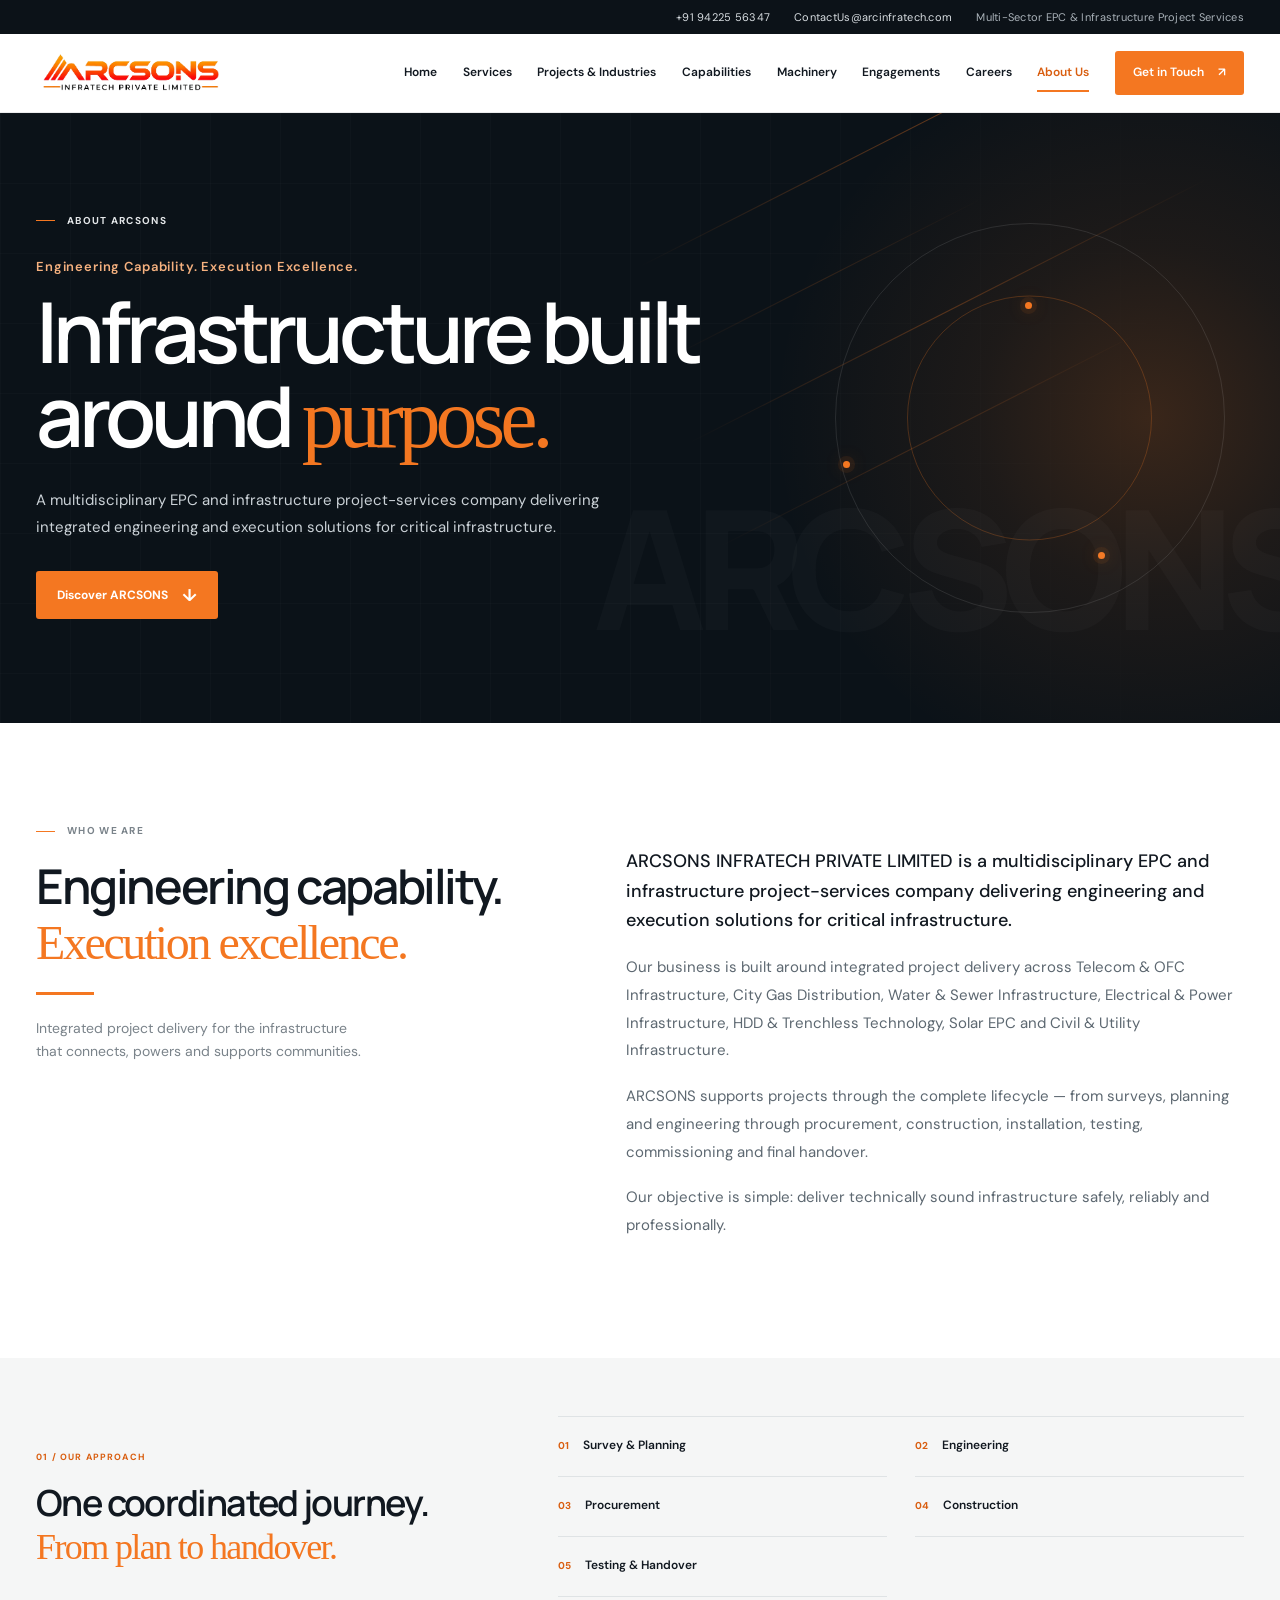
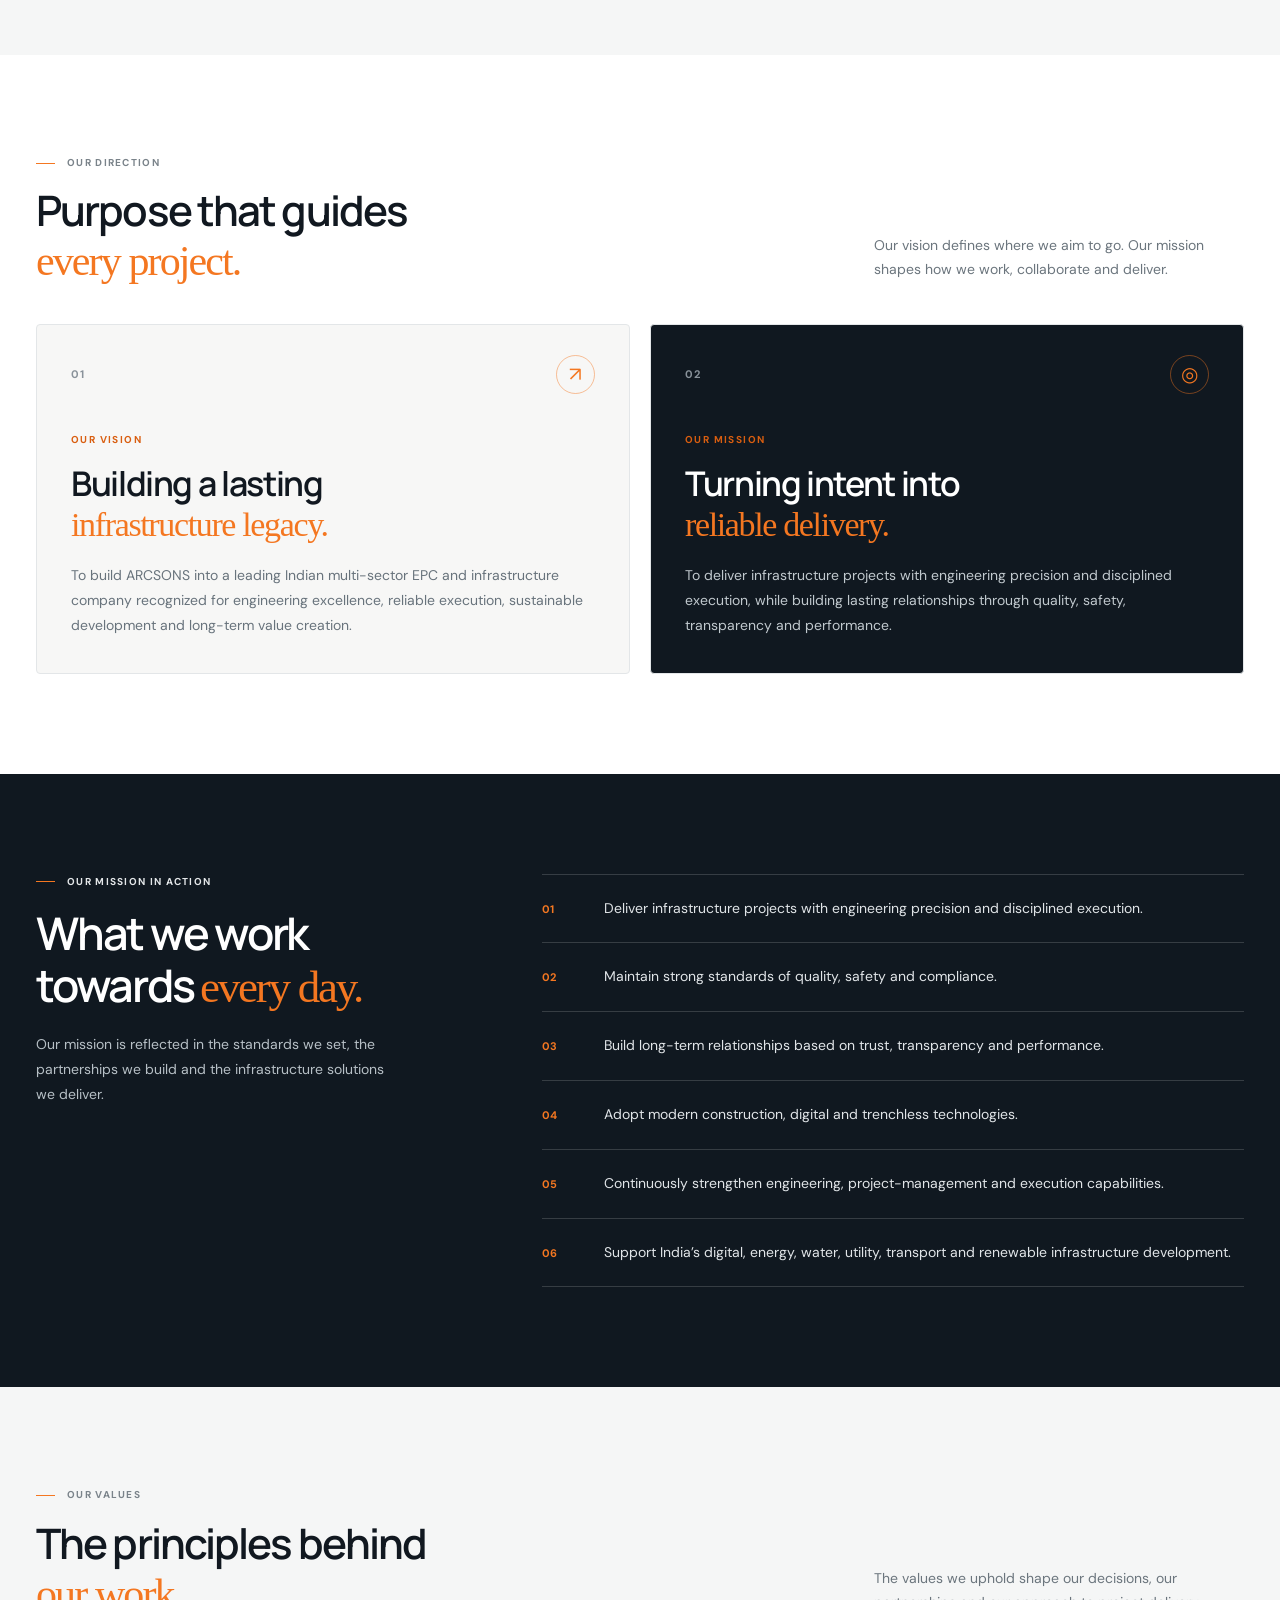
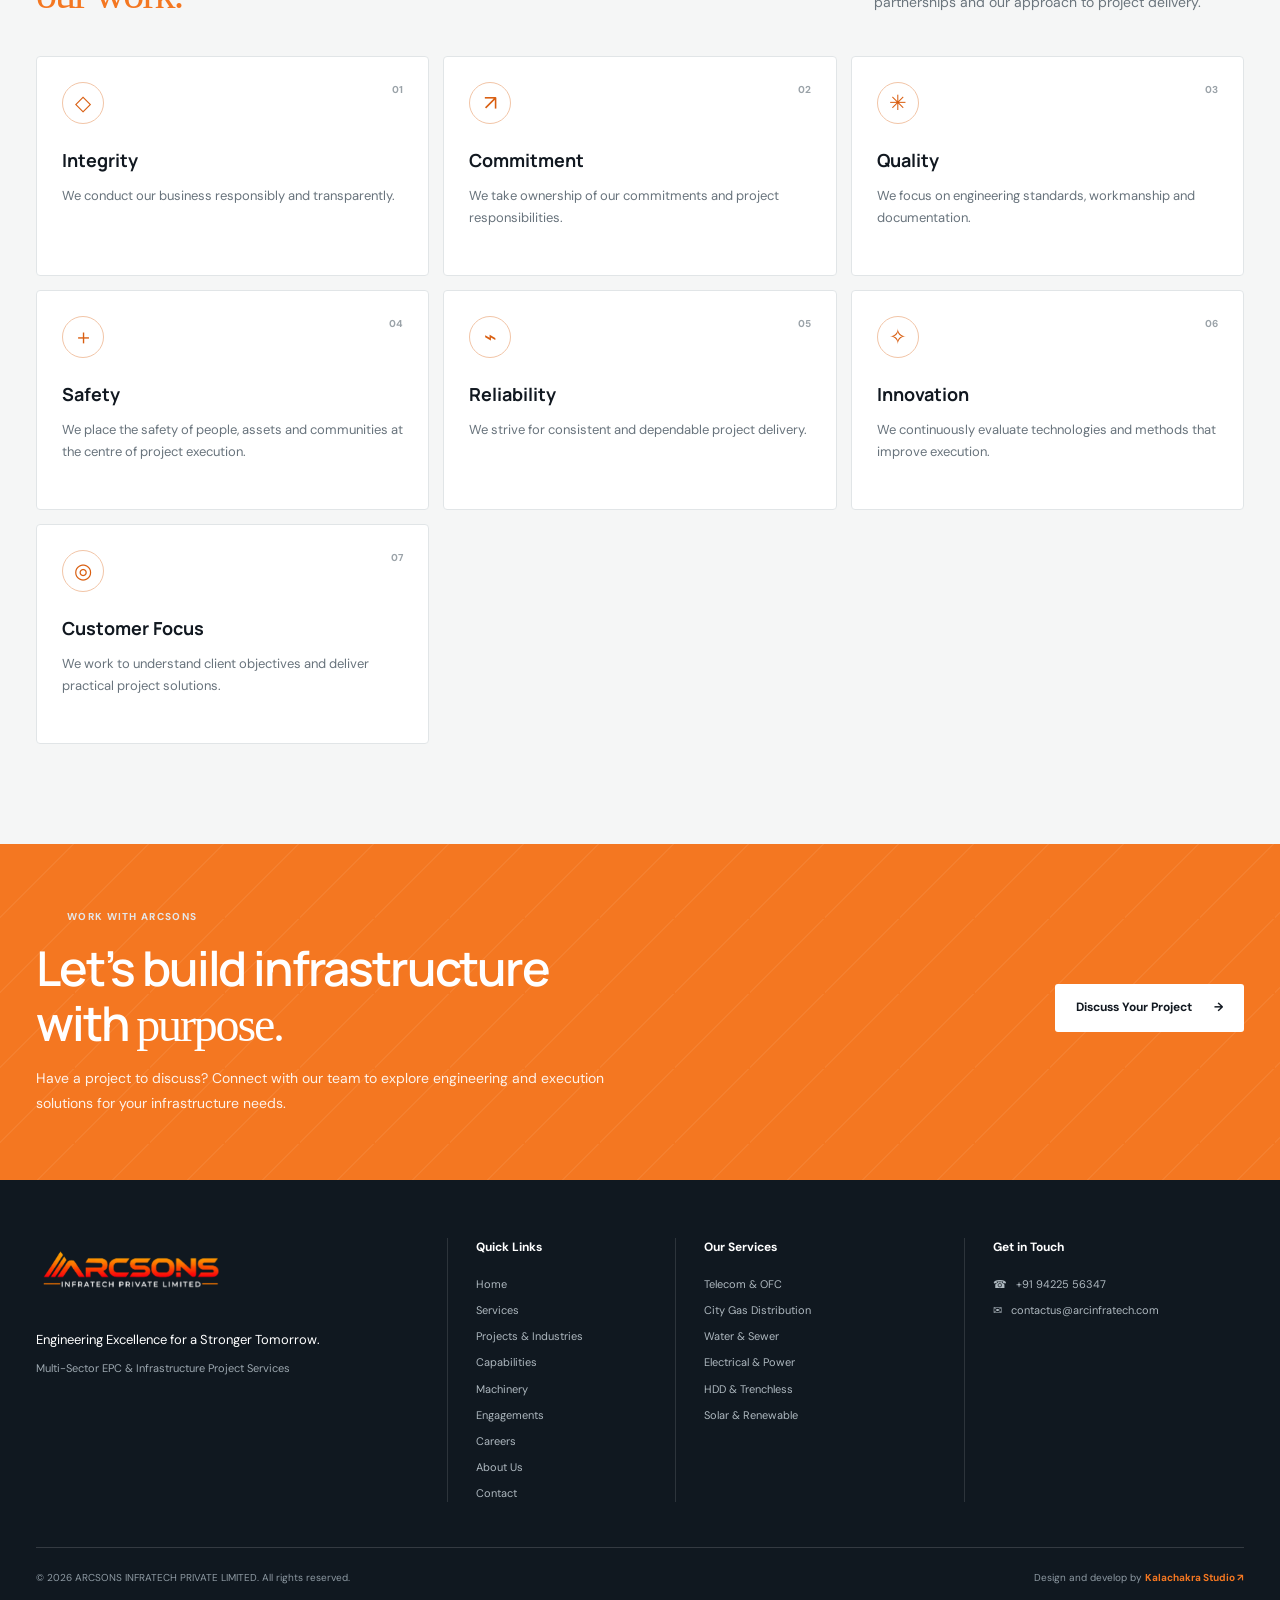
<file: html/about.html>
<!DOCTYPE html>
<html lang="en">

<head>
  <meta charset="UTF-8" />
  <meta name="viewport" content="width=device-width, initial-scale=1.0" />
  <meta name="theme-color" content="#101820" />

  <meta
    name="description"
    content="Learn about ARCSONS Infratech, our vision, mission and values."
  />

  <title>About Us | ARCSONS Infratech</title>

  <!-- Google Fonts -->
  <link rel="preconnect" href="https://fonts.googleapis.com" />
  <link
    rel="preconnect"
    href="https://fonts.gstatic.com"
    crossorigin
  />

  <link
    href="https://fonts.googleapis.com/css2?family=DM+Sans:wght@400;500;600;700&family=Manrope:wght@400;500;600;700;800&display=swap"
    rel="stylesheet"
  />

  <!-- Global stylesheet -->
  <link rel="stylesheet" href="../css/style.css" />

  <!-- About page stylesheet -->
  <link rel="stylesheet" href="../css/about.css" />
</head>


<body>

  <!-- =====================================================
       TOPBAR
       ===================================================== -->

  <div class="topbar">
  <div class="container topbar-inner">

    <div class="topbar-contact">
      <a href="tel:+919422556347">+91 94225 56347</a>
      <a href="mailto:contactus@arcinfratech.com">ContactUs@arcinfratech.com</a>
    </div>

    <span class="topbar-tag">
      Multi-Sector EPC &amp; Infrastructure Project Services
    </span>
  </div>
</div>

<header class="site-header">
  <div class="container nav-wrap">

    <a class="brand" href="../index.html" aria-label="ARCSONS Infratech home">
  <img
    src="../Assets/Logo/Arc Logo Black.png"
    alt="ARCSONS Infratech"
    class="brand-logo"
  />
</a>

    <button
      class="menu-toggle"
      id="menuToggle"
      aria-label="Open navigation"
      aria-expanded="false"
      aria-controls="mainNav"
    >
      <span></span>
      <span></span>
      <span></span>
    </button>

    <nav class="main-nav" id="mainNav" aria-label="Main navigation">

      <a class="nav-link"
        href="../index.html#home"
        >
        Home
      </a>

      <a class="nav-link" href="../html/services.html">
        Services
      </a>

      <a class="nav-link" href="../html/projects.html">
        Projects &amp; Industries
      </a>

      <a class="nav-link" href="../html/capabilities.html">
        Capabilities
      </a>

      <a class="nav-link" href="../html/machinery.html">
        Machinery
      </a>

      <!-- Current page -->
      <a class="nav-link" href="../html/engagements.html">
        Engagements
      </a>
   <a class="nav-link" href="../html/careers.html">
        Careers
      </a>
         <a class="nav-link active" href="../html/about.html" aria-current="page">
        About Us
      </a>

      <a class="nav-cta" href="../html/contact.html">
        Get in Touch <span>↗</span>
      </a>

    </nav>
  </div>
</header>



  <!-- =====================================================
       MAIN CONTENT
       ===================================================== -->

  <main>


    <!-- ===================================================
         ABOUT HERO
         =================================================== -->

    <section class="about-hero">


      <!-- Technical grid -->

      <div
        class="about-hero-grid"
        aria-hidden="true"
      ></div>


      <!-- Orange glow -->

      <div
        class="about-hero-glow"
        aria-hidden="true"
      ></div>


      <!-- Technical structure -->

      <div
        class="about-hero-structure"
        aria-hidden="true"
      >

        <span
          class="structure-line structure-line-1"
        ></span>

        <span
          class="structure-line structure-line-2"
        ></span>

        <span
          class="structure-line structure-line-3"
        ></span>

        <span
          class="structure-line structure-line-4"
        ></span>


        <span
          class="structure-ring structure-ring-1"
        ></span>

        <span
          class="structure-ring structure-ring-2"
        ></span>


        <span
          class="structure-node structure-node-1"
        ></span>

        <span
          class="structure-node structure-node-2"
        ></span>

        <span
          class="structure-node structure-node-3"
        ></span>

      </div>


      <!-- Large watermark -->

      <div
        class="about-hero-watermark"
        aria-hidden="true"
      >
        ARCSONS
      </div>


      <!-- =================================================
           HERO CONTENT

           IMPORTANT:
           The .container controls horizontal padding.
           ================================================= -->

      <div
        class="container about-hero-content reveal"
      >


        <!-- Hero top information -->

        <div class="about-hero-top">

          <div class="eyebrow eyebrow-light">

            <span></span>

            ABOUT ARCSONS

          </div>


        </div>


        <!-- Hero kicker -->

        <p class="about-hero-kicker">
          Engineering Capability. Execution Excellence.
        </p>


        <!-- Hero heading -->

        <h1>
          Infrastructure built
          <br />
          around <em>purpose.</em>
        </h1>


        <!-- Hero description -->

        <p class="about-hero-description">

          A multidisciplinary EPC and infrastructure
          project-services company delivering integrated
          engineering and execution solutions for critical
          infrastructure.

        </p>


        <!-- Hero CTA -->

        <a
          class="button button-orange"
          href="#our-story"
        >

          Discover ARCSONS

          <span>↓</span>

        </a>

      </div>

    </section>


    <!-- =====================================================
         ABOUT ARCSONS / WHO WE ARE
         ===================================================== -->

    <section
      class="about-intro section-pad"
      id="our-story"
    >

      <div class="container about-intro-grid">


        <!-- Left -->

        <div class="about-intro-heading reveal">

          <div class="eyebrow">

            <span></span>

            WHO WE ARE

          </div>


          <h2>

            Engineering capability.
            <br />

            <em>
              Execution excellence.
            </em>

          </h2>


          <div class="about-heading-rule"></div>


          <p class="about-intro-note">

            Integrated project delivery for the infrastructure
            that connects, powers and supports communities.

          </p>

        </div>


        <!-- Right -->

        <div class="about-intro-copy reveal">

          <p>

            ARCSONS INFRATECH PRIVATE LIMITED is a
            multidisciplinary EPC and infrastructure
            project-services company delivering engineering
            and execution solutions for critical infrastructure.

          </p>


          <p>

            Our business is built around integrated project
            delivery across Telecom &amp; OFC Infrastructure,
            City Gas Distribution, Water &amp; Sewer
            Infrastructure, Electrical &amp; Power Infrastructure,
            HDD &amp; Trenchless Technology, Solar EPC and
            Civil &amp; Utility Infrastructure.

          </p>


          <p>

            ARCSONS supports projects through the complete
            lifecycle — from surveys, planning and engineering
            through procurement, construction, installation,
            testing, commissioning and final handover.

          </p>


          <p>

            Our objective is simple: deliver technically sound
            infrastructure safely, reliably and professionally.

          </p>

        </div>

      </div>

    </section>


    <!-- =====================================================
         PROJECT LIFECYCLE
         ===================================================== -->

    <section class="about-lifecycle">

      <div class="container about-lifecycle-inner">


        <!-- Lifecycle heading -->

        <div class="about-lifecycle-title reveal">

          <span class="about-section-index">
            01 / OUR APPROACH
          </span>


          <h2>

            One coordinated journey.
            <br />

            <em>
              From plan to handover.
            </em>

          </h2>

        </div>


        <!-- Lifecycle steps -->

        <div class="about-lifecycle-steps reveal">

          <div>

            <span>01</span>

            <strong>
              Survey &amp; Planning
            </strong>

          </div>


          <div>

            <span>02</span>

            <strong>
              Engineering
            </strong>

          </div>


          <div>

            <span>03</span>

            <strong>
              Procurement
            </strong>

          </div>


          <div>

            <span>04</span>

            <strong>
              Construction
            </strong>

          </div>


          <div>

            <span>05</span>

            <strong>
              Testing &amp; Handover
            </strong>

          </div>

        </div>

      </div>

    </section>


    <!-- =====================================================
         VISION & MISSION
         ===================================================== -->

    <section class="vision-mission section-pad">

      <div class="container">


        <!-- Section heading -->

        <div class="section-heading about-section-heading reveal">

          <div>

            <div class="eyebrow">

              <span></span>

              OUR DIRECTION

            </div>


            <h2>

              Purpose that guides
              <br />

              <em>
                every project.
              </em>

            </h2>

          </div>


          <p>

            Our vision defines where we aim to go.
            Our mission shapes how we work,
            collaborate and deliver.

          </p>

        </div>


        <!-- Vision / Mission cards -->

        <div class="vision-mission-grid">


          <!-- Vision -->

          <article class="vm-card vm-vision reveal">

            <div class="vm-card-top">

              <span class="vm-number">
                01
              </span>


              <span
                class="vm-symbol"
                aria-hidden="true"
              >
                ↗
              </span>

            </div>


            <span class="vm-label">
              OUR VISION
            </span>


            <h3>

              Building a lasting
              <br />

              <em>
                infrastructure legacy.
              </em>

            </h3>


            <p>

              To build ARCSONS into a leading Indian
              multi-sector EPC and infrastructure company
              recognized for engineering excellence,
              reliable execution, sustainable development
              and long-term value creation.

            </p>

          </article>


          <!-- Mission -->

          <article class="vm-card vm-mission reveal">

            <div class="vm-card-top">

              <span class="vm-number">
                02
              </span>


              <span
                class="vm-symbol"
                aria-hidden="true"
              >
                ◎
              </span>

            </div>


            <span class="vm-label">
              OUR MISSION
            </span>


            <h3>

              Turning intent into
              <br />

              <em>
                reliable delivery.
              </em>

            </h3>


            <p>

              To deliver infrastructure projects with
              engineering precision and disciplined execution,
              while building lasting relationships through
              quality, safety, transparency and performance.

            </p>

          </article>

        </div>

      </div>

    </section>


    <!-- =====================================================
         MISSION IN ACTION
         ===================================================== -->

    <section class="mission-principles section-pad">

      <div class="container mission-principles-grid">


        <!-- Mission introduction -->

        <div class="mission-principles-intro reveal">

          <div class="eyebrow eyebrow-light">

            <span></span>

            OUR MISSION IN ACTION

          </div>


          <h2>

            What we work
            <br />

            towards
            <em>every day.</em>

          </h2>


          <p>

            Our mission is reflected in the standards we set,
            the partnerships we build and the infrastructure
            solutions we deliver.

          </p>

        </div>


        <!-- Mission list -->

        <div class="mission-list">


          <article class="mission-item reveal">

            <span>01</span>

            <p>
              Deliver infrastructure projects with engineering
              precision and disciplined execution.
            </p>

          </article>


          <article class="mission-item reveal">

            <span>02</span>

            <p>
              Maintain strong standards of quality,
              safety and compliance.
            </p>

          </article>


          <article class="mission-item reveal">

            <span>03</span>

            <p>
              Build long-term relationships based on trust,
              transparency and performance.
            </p>

          </article>


          <article class="mission-item reveal">

            <span>04</span>

            <p>
              Adopt modern construction, digital and
              trenchless technologies.
            </p>

          </article>


          <article class="mission-item reveal">

            <span>05</span>

            <p>
              Continuously strengthen engineering,
              project-management and execution capabilities.
            </p>

          </article>


          <article class="mission-item reveal">

            <span>06</span>

            <p>
              Support India’s digital, energy, water, utility,
              transport and renewable infrastructure development.
            </p>

          </article>

        </div>

      </div>

    </section>


    <!-- =====================================================
         VALUES
         ===================================================== -->

    <section class="values-section section-pad">

      <div class="container">


        <!-- Values heading -->

        <div class="section-heading about-section-heading reveal">

          <div>

            <div class="eyebrow">

              <span></span>

              OUR VALUES

            </div>


            <h2>

              The principles behind
              <br />

              <em>
                our work.
              </em>

            </h2>

          </div>


          <p>

            The values we uphold shape our decisions,
            our partnerships and our approach to
            project delivery.

          </p>

        </div>


        <!-- Values grid -->

        <div class="values-grid">


          <!-- 01 -->

          <article class="value-card reveal">

            <span class="value-index">
              01
            </span>


            <span
              class="value-icon"
              aria-hidden="true"
            >
              ◇
            </span>


            <h3>
              Integrity
            </h3>


            <p>
              We conduct our business responsibly
              and transparently.
            </p>

          </article>


          <!-- 02 -->

          <article class="value-card reveal">

            <span class="value-index">
              02
            </span>


            <span
              class="value-icon"
              aria-hidden="true"
            >
              ↗
            </span>


            <h3>
              Commitment
            </h3>


            <p>
              We take ownership of our commitments
              and project responsibilities.
            </p>

          </article>


          <!-- 03 -->

          <article class="value-card reveal">

            <span class="value-index">
              03
            </span>


            <span
              class="value-icon"
              aria-hidden="true"
            >
              ✳
            </span>


            <h3>
              Quality
            </h3>


            <p>
              We focus on engineering standards,
              workmanship and documentation.
            </p>

          </article>


          <!-- 04 -->

          <article class="value-card reveal">

            <span class="value-index">
              04
            </span>


            <span
              class="value-icon"
              aria-hidden="true"
            >
              ＋
            </span>


            <h3>
              Safety
            </h3>


            <p>
              We place the safety of people, assets and
              communities at the centre of project execution.
            </p>

          </article>


          <!-- 05 -->

          <article class="value-card reveal">

            <span class="value-index">
              05
            </span>


            <span
              class="value-icon"
              aria-hidden="true"
            >
              ⌁
            </span>


            <h3>
              Reliability
            </h3>


            <p>
              We strive for consistent and dependable
              project delivery.
            </p>

          </article>


          <!-- 06 -->

          <article class="value-card reveal">

            <span class="value-index">
              06
            </span>


            <span
              class="value-icon"
              aria-hidden="true"
            >
              ✧
            </span>


            <h3>
              Innovation
            </h3>


            <p>
              We continuously evaluate technologies and
              methods that improve execution.
            </p>

          </article>


          <!-- 07 -->

          <article class="value-card reveal">

            <span class="value-index">
              07
            </span>


            <span
              class="value-icon"
              aria-hidden="true"
            >
              ◎
            </span>


              <h3>
                Customer Focus
              </h3>


              <p>
                We work to understand client objectives
                and deliver practical project solutions.
              </p>


          </article>

        </div>

      </div>

    </section>


    <!-- =====================================================
         CLOSING CTA
         ===================================================== -->

    <section class="about-cta">

      <div
        class="about-cta-pattern"
        aria-hidden="true"
      ></div>


      <div class="container about-cta-inner reveal">

        <div>

          <div class="eyebrow eyebrow-light">

            <span></span>

            WORK WITH ARCSONS

          </div>


          <h2>

            Let’s build infrastructure
            <br />

            with <em>purpose.</em>

          </h2>


          <p>

            Have a project to discuss?
            Connect with our team to explore
            engineering and execution solutions
            for your infrastructure needs.

          </p>

        </div>


        <a
          class="button button-white"
          href="../index.html#contact"
        >

          Discuss Your Project

          <span>→</span>

        </a>

      </div>

    </section>

  </main>


  <!-- =====================================================
       FOOTER
       ===================================================== -->

    <footer class="site-footer">

  <div class="container footer-main">

    <div class="footer-brand">

     <a class="brand" href="../index.html" aria-label="ARCSONS Infratech home">
  <img
    src="../Assets/Logo/Arc Logo White.png"
    alt="ARCSONS Infratech"
    class="brand-logo"
  />
</a>

      <p>
        Engineering Excellence for a Stronger Tomorrow.
      </p>

      <small>
        Multi-Sector EPC &amp; Infrastructure Project Services
      </small>

    </div>


    <div class="footer-column">

      <h3>Quick Links</h3>

      <a href="../index.html#home">
        Home
      </a>

      <a href="../html/services.html">
        Services
      </a>

      <a href="../html/projects.html">
        Projects &amp; Industries
      </a>

      <a href="../html/capabilities.html">
        Capabilities
      </a>

      <a href="../html/machinery.html">
        Machinery
      </a>

      <a href="../html/engagements.html">
        Engagements
      </a>
          <a href="../html/careers.html">
        Careers
      </a>
          <a href="../html/about.html">
        About Us
      </a>

      <a href="../html/contact.html">
        Contact
      </a>

    </div>


    <div class="footer-column">

      <h3>Our Services</h3>

      <a href="../html/services.html#telecom">
        Telecom &amp; OFC
      </a>

      <a href="../html/services.html#gas">
        City Gas Distribution
      </a>

      <a href="../html/services.html#water">
        Water &amp; Sewer
      </a>

      <a href="../html/services.html#electrical">
        Electrical &amp; Power
      </a>

      <a href="../html/services.html#hdd">
        HDD &amp; Trenchless
      </a>

      <a href="../html/services.html#solar">
        Solar &amp; Renewable
      </a>

    </div>


    <div class="footer-column footer-contact">

      <h3>Get in Touch</h3>

      <a href="tel:+919422556347">
        ☎ &nbsp; +91 94225 56347
      </a>

      <a href="mailto:contactus@arcindratech.com">
        ✉ &nbsp; contactus@arcinfratech.com
      </a>

    </div>

  </div>


  <div class="container footer-bottom">

    <span>
      © <span id="currentYear"></span>
      ARCSONS INFRATECH PRIVATE LIMITED.
      All rights reserved.
    </span>

    <span class="credit">
      Design and develop by
      <a
        href="https://kalachakrastudio.in"
        target="_blank"
        rel="noopener noreferrer"
      >
        Kalachakra Studio ↗
      </a>
    </span>

  </div>

</footer>



  <!-- =====================================================
       JAVASCRIPT
       ===================================================== -->

  <script src="../js/about.js"></script>

</body>

</html>
</file>
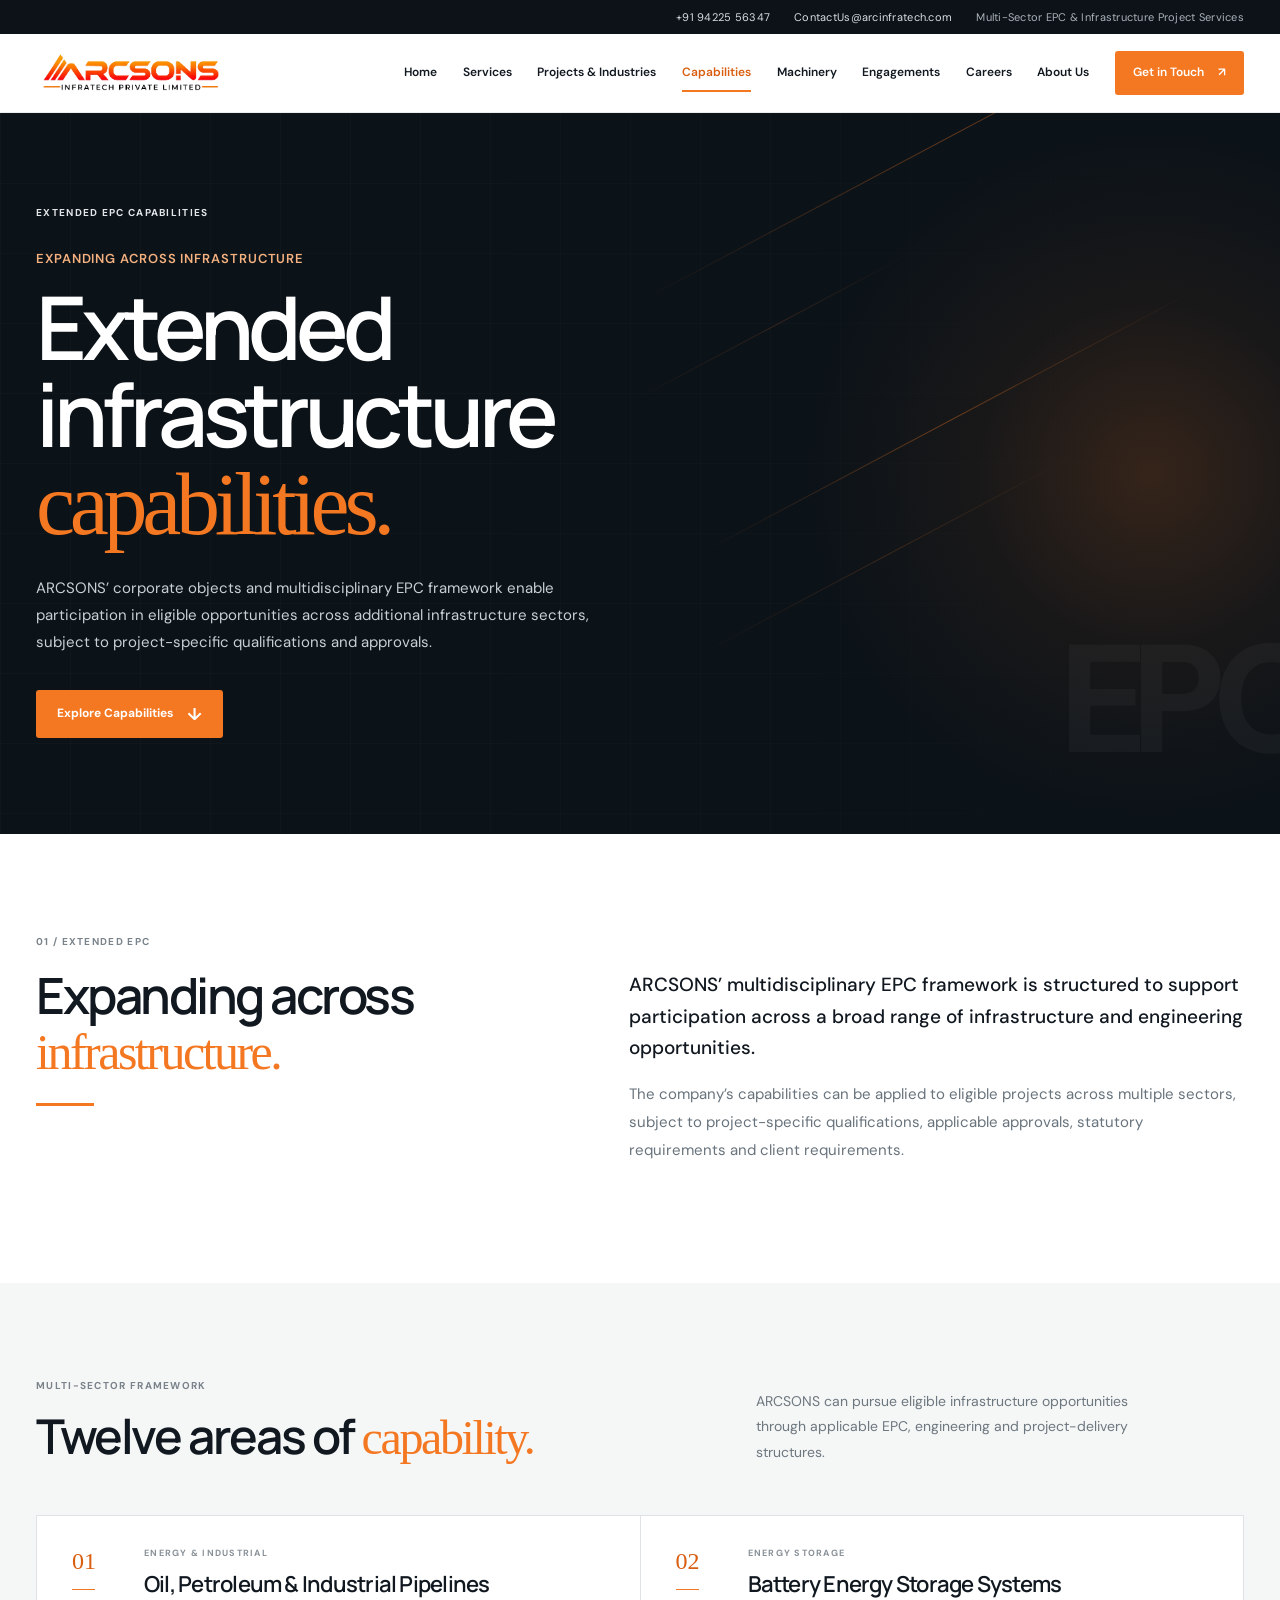
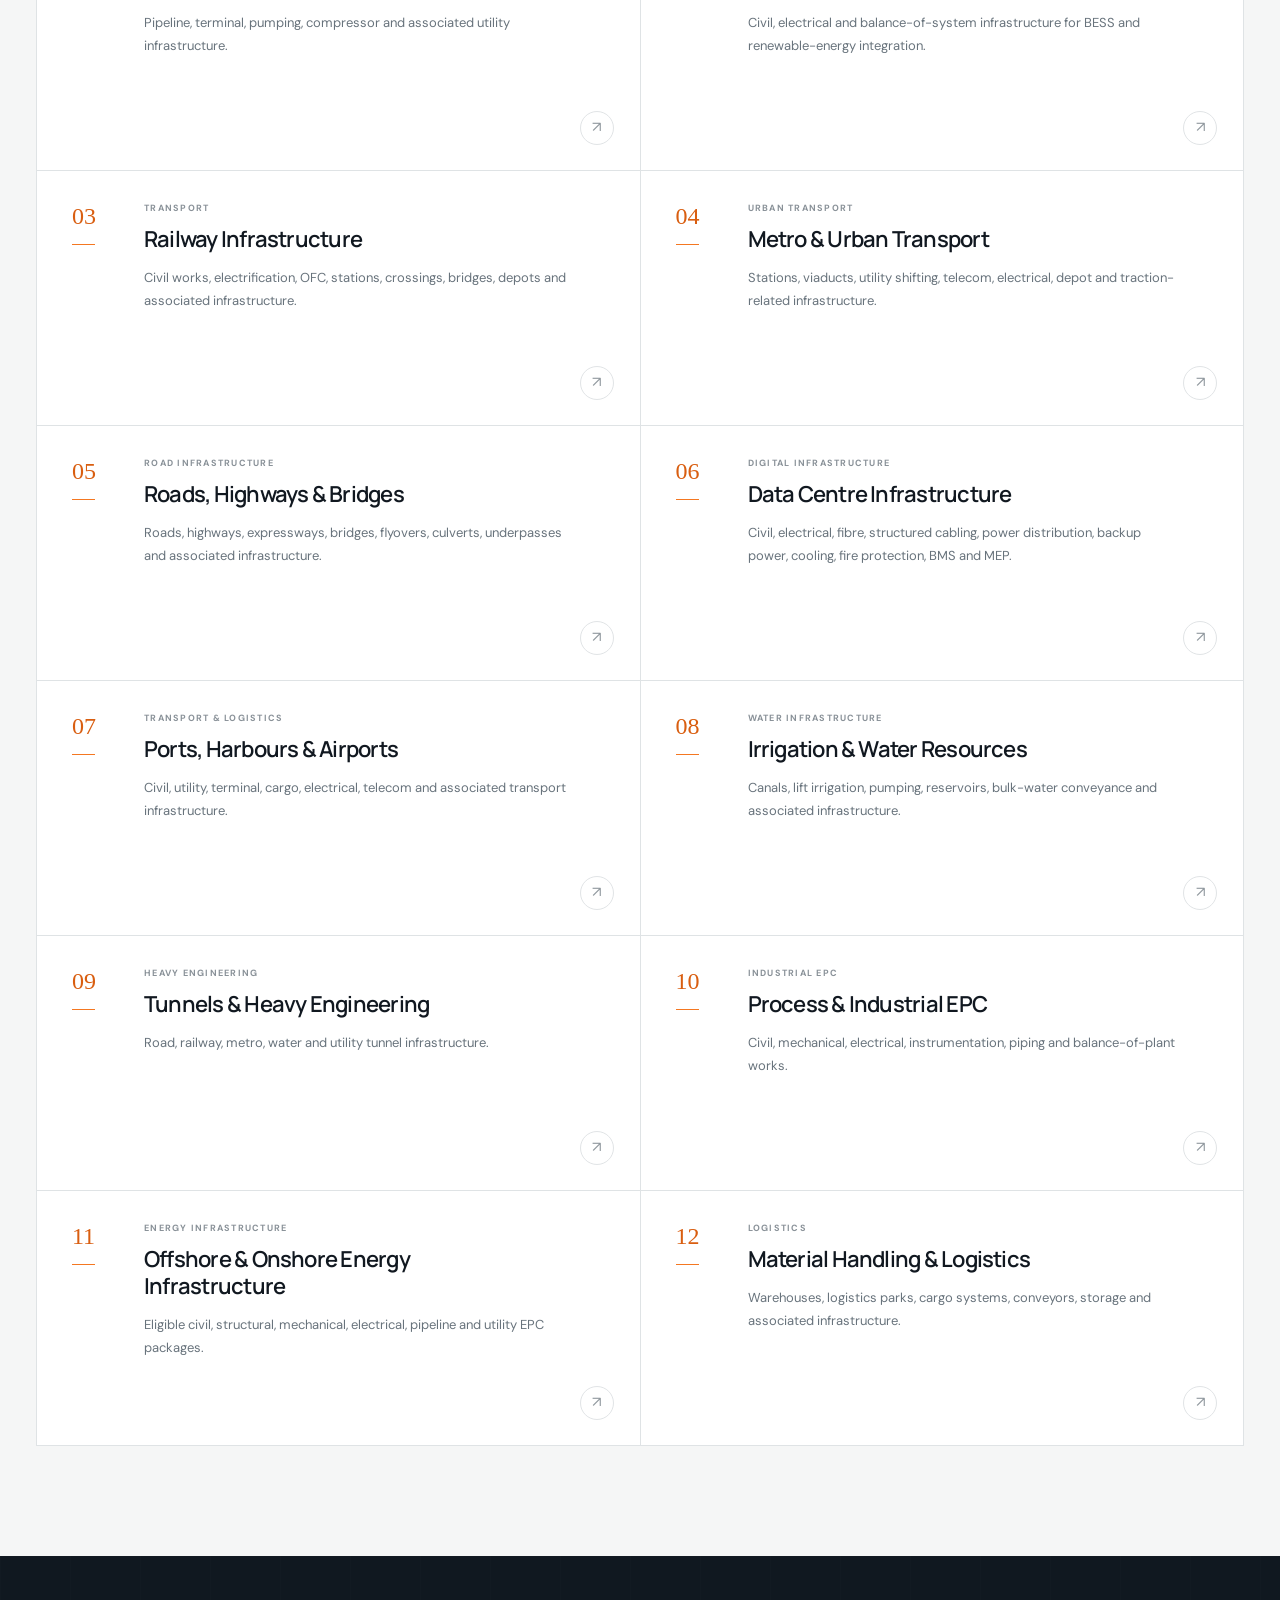
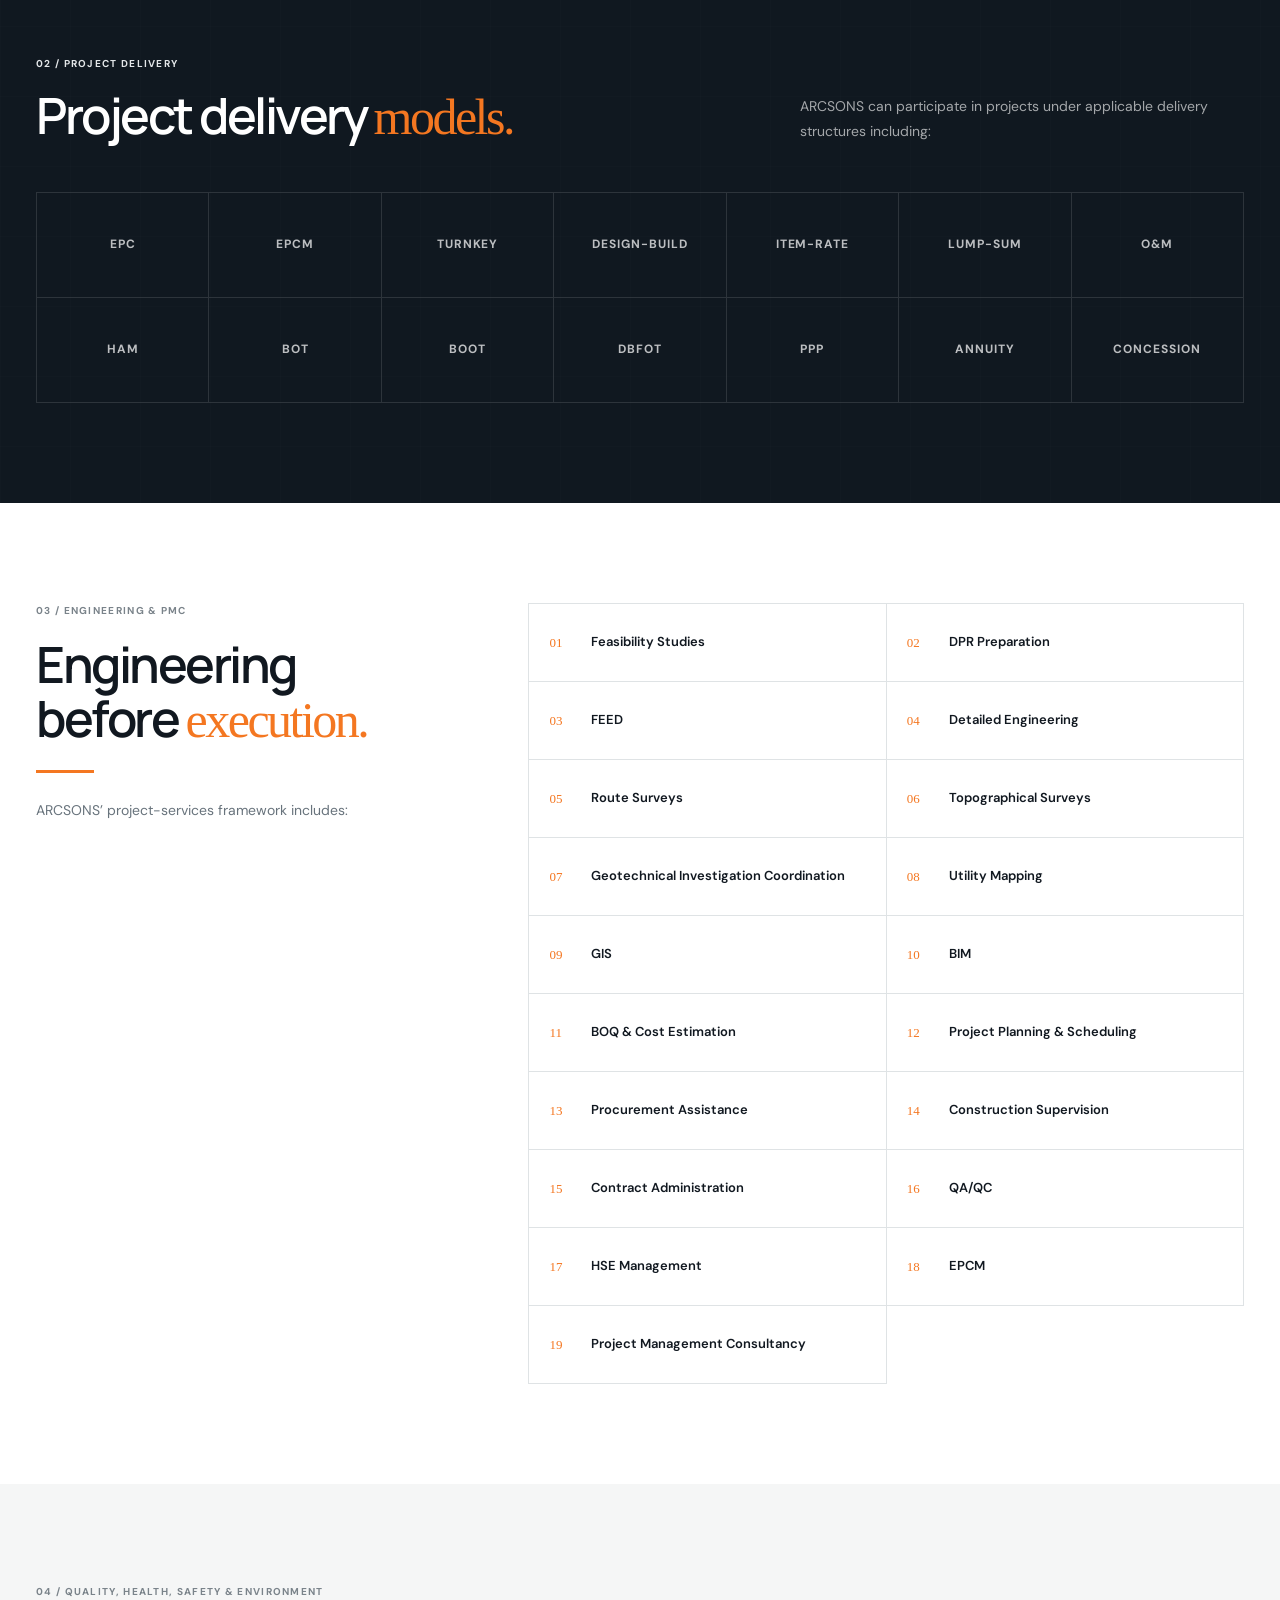
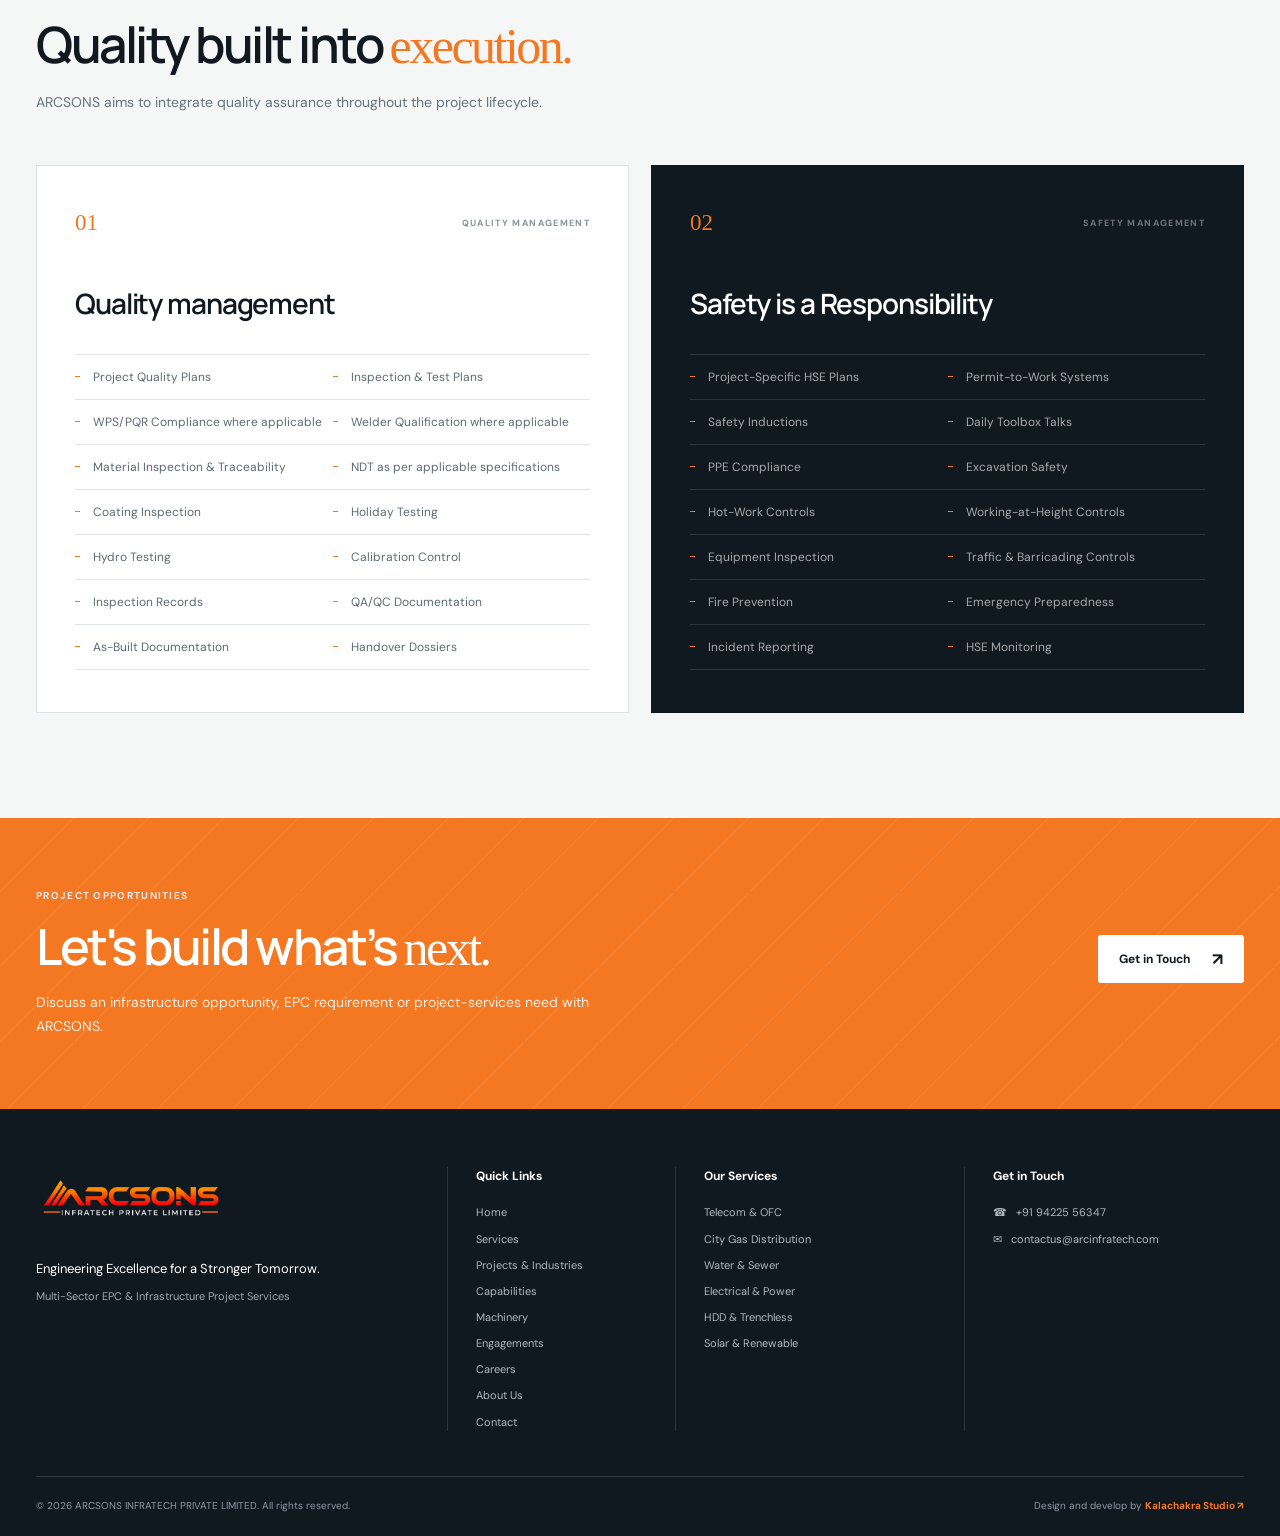
<file: html/capabilities.html>
<!DOCTYPE html>
<html lang="en">
<head>
  <meta charset="UTF-8">
  <meta name="viewport" content="width=device-width, initial-scale=1.0">

  <title>Capabilities | ARCSONS Infratech Private Limited</title>

  <meta
    name="description"
    content="ARCSONS extended EPC capabilities across infrastructure, engineering, PMC, quality, health, safety and environmental management."
  >

  <link rel="preconnect" href="https://fonts.googleapis.com">
  <link rel="preconnect" href="https://fonts.gstatic.com" crossorigin>

  <link
    href="https://fonts.googleapis.com/css2?family=DM+Sans:wght@400;500;600;700&family=Manrope:wght@400;500;600;700;800&display=swap"
    rel="stylesheet"
  >

  <link rel="stylesheet" href="../css/style.css">
  <link rel="stylesheet" href="../css/capabilities.css">
</head>

<body>

  <!-- =====================================================
       TOPBAR
  ====================================================== -->

  <div class="topbar">
  <div class="container topbar-inner">

    <div class="topbar-contact">
      <a href="tel:+919422556347">+91 94225 56347</a>
      <a href="mailto:contactus@arcinfratech.com">ContactUs@arcinfratech.com</a>
    </div>

    <span class="topbar-tag">
      Multi-Sector EPC &amp; Infrastructure Project Services
    </span>
  </div>
</div>

<header class="site-header">
  <div class="container nav-wrap">

     <a class="brand" href="../index.html" aria-label="ARCSONS Infratech home">
  <img
    src="../Assets/Logo/Arc Logo Black.png"
    alt="ARCSONS Infratech"
    class="brand-logo"
  />
</a>
    <button
      class="menu-toggle"
      id="menuToggle"
      aria-label="Open navigation"
      aria-expanded="false"
      aria-controls="mainNav"
    >
      <span></span>
      <span></span>
      <span></span>
    </button>

    <nav class="main-nav" id="mainNav" aria-label="Main navigation">

      <a class="nav-link"
        href="../index.html#home"
        >
        Home
      </a>

      <a class="nav-link" href="../html/services.html">
        Services
      </a>

      <a class="nav-link" href="../html/projects.html">
        Projects &amp; Industries
      </a>

      <a class="nav-link active" href="../html/capabilities.html" aria-current="page">
        Capabilities
      </a>

      <a class="nav-link" href="../html/machinery.html">
        Machinery
      </a>

      <!-- Current page -->
      <a class="nav-link" href="../html/engagements.html">
        Engagements
      </a>
   <a class="nav-link" href="../html/careers.html">
        Careers
      </a>
         <a class="nav-link" href="../html/about.html">
        About Us
      </a>

      <a class="nav-cta" href="../html/contact.html">
        Get in Touch <span>↗</span>
      </a>

    </nav>
  </div>
</header>



  <main>

    <!-- =====================================================
         HERO
    ====================================================== -->

    <section class="capabilities-hero">

      <div class="capabilities-hero-grid"></div>

      <div class="capabilities-hero-glow"></div>

      <div class="capabilities-hero-lines" aria-hidden="true">
        <span class="line line-1"></span>
        <span class="line line-2"></span>
        <span class="line line-3"></span>
        <span class="line line-4"></span>
      </div>


      <div class="container capabilities-hero-inner">

        <div class="capabilities-hero-top">
          <span class="eyebrow eyebrow-light">
            EXTENDED EPC CAPABILITIES
          </span>

        </div>


        <div class="capabilities-hero-content">

          <p class="capabilities-hero-kicker">
            EXPANDING ACROSS INFRASTRUCTURE
          </p>

          <h1>
            Extended infrastructure
            <em>capabilities.</em>
          </h1>

          <p class="capabilities-hero-description">
            ARCSONS’ corporate objects and multidisciplinary EPC framework
            enable participation in eligible opportunities across additional
            infrastructure sectors, subject to project-specific
            qualifications and approvals.
          </p>

          <a
            href="#industries"
            class="button button-orange"
          >
            Explore Capabilities
            <span>↓</span>
          </a>

        </div>


        <div class="capabilities-hero-watermark" aria-hidden="true">
          EPC
        </div>

      </div>

    </section>


    <!-- =====================================================
         INTRO
    ====================================================== -->

    <section class="section-pad capabilities-intro reveal">

      <div class="container capabilities-intro-grid">

        <div class="capabilities-intro-heading">

          <span class="eyebrow">
            01 / EXTENDED EPC
          </span>

          <h2>
            Expanding across
            <em>infrastructure.</em>
          </h2>

          <div class="capabilities-rule"></div>

        </div>


        <div class="capabilities-intro-copy">

          <p class="intro-lead">
            ARCSONS’ multidisciplinary EPC framework is structured to support
            participation across a broad range of infrastructure and
            engineering opportunities.
          </p>

          <p>
            The company’s capabilities can be applied to eligible projects
            across multiple sectors, subject to project-specific
            qualifications, applicable approvals, statutory requirements and
            client requirements.
          </p>

        </div>

      </div>

    </section>


    <!-- =====================================================
         CAPABILITY SECTORS
    ====================================================== -->

    <section
      class="capability-sectors"
      id="industries"
    >

      <div class="container">

        <div class="capability-section-heading reveal">

          <div>

            <span class="eyebrow">
              MULTI-SECTOR FRAMEWORK
            </span>

            <h2>
              Twelve areas of
              <em>capability.</em>
            </h2>

          </div>

          <p>
            ARCSONS can pursue eligible infrastructure opportunities through
            applicable EPC, engineering and project-delivery structures.
          </p>

        </div>


        <div class="capability-grid">


          <!-- 01 -->

          <article class="capability-card reveal">

            <div class="capability-card-number">
              01
            </div>

            <div class="capability-card-content">

              <span class="capability-category">
                ENERGY &amp; INDUSTRIAL
              </span>

              <h3>
                Oil, Petroleum &amp; Industrial Pipelines
              </h3>

              <p>
                Pipeline, terminal, pumping, compressor and associated utility
                infrastructure.
              </p>

            </div>

            <span class="capability-arrow">↗</span>

          </article>


          <!-- 02 -->

          <article class="capability-card reveal">

            <div class="capability-card-number">
              02
            </div>

            <div class="capability-card-content">

              <span class="capability-category">
                ENERGY STORAGE
              </span>

              <h3>
                Battery Energy Storage Systems
              </h3>

              <p>
                Civil, electrical and balance-of-system infrastructure for BESS
                and renewable-energy integration.
              </p>

            </div>

            <span class="capability-arrow">↗</span>

          </article>


          <!-- 03 -->

          <article class="capability-card reveal">

            <div class="capability-card-number">
              03
            </div>

            <div class="capability-card-content">

              <span class="capability-category">
                TRANSPORT
              </span>

              <h3>
                Railway Infrastructure
              </h3>

              <p>
                Civil works, electrification, OFC, stations, crossings,
                bridges, depots and associated infrastructure.
              </p>

            </div>

            <span class="capability-arrow">↗</span>

          </article>


          <!-- 04 -->

          <article class="capability-card reveal">

            <div class="capability-card-number">
              04
            </div>

            <div class="capability-card-content">

              <span class="capability-category">
                URBAN TRANSPORT
              </span>

              <h3>
                Metro &amp; Urban Transport
              </h3>

              <p>
                Stations, viaducts, utility shifting, telecom, electrical,
                depot and traction-related infrastructure.
              </p>

            </div>

            <span class="capability-arrow">↗</span>

          </article>


          <!-- 05 -->

          <article class="capability-card reveal">

            <div class="capability-card-number">
              05
            </div>

            <div class="capability-card-content">

              <span class="capability-category">
                ROAD INFRASTRUCTURE
              </span>

              <h3>
                Roads, Highways &amp; Bridges
              </h3>

              <p>
                Roads, highways, expressways, bridges, flyovers, culverts,
                underpasses and associated infrastructure.
              </p>

            </div>

            <span class="capability-arrow">↗</span>

          </article>


          <!-- 06 -->

          <article class="capability-card reveal">

            <div class="capability-card-number">
              06
            </div>

            <div class="capability-card-content">

              <span class="capability-category">
                DIGITAL INFRASTRUCTURE
              </span>

              <h3>
                Data Centre Infrastructure
              </h3>

              <p>
                Civil, electrical, fibre, structured cabling, power
                distribution, backup power, cooling, fire protection, BMS
                and MEP.
              </p>

            </div>

            <span class="capability-arrow">↗</span>

          </article>


          <!-- 07 -->

          <article class="capability-card reveal">

            <div class="capability-card-number">
              07
            </div>

            <div class="capability-card-content">

              <span class="capability-category">
                TRANSPORT &amp; LOGISTICS
              </span>

              <h3>
                Ports, Harbours &amp; Airports
              </h3>

              <p>
                Civil, utility, terminal, cargo, electrical, telecom and
                associated transport infrastructure.
              </p>

            </div>

            <span class="capability-arrow">↗</span>

          </article>


          <!-- 08 -->

          <article class="capability-card reveal">

            <div class="capability-card-number">
              08
            </div>

            <div class="capability-card-content">

              <span class="capability-category">
                WATER INFRASTRUCTURE
              </span>

              <h3>
                Irrigation &amp; Water Resources
              </h3>

              <p>
                Canals, lift irrigation, pumping, reservoirs, bulk-water
                conveyance and associated infrastructure.
              </p>

            </div>

            <span class="capability-arrow">↗</span>

          </article>


          <!-- 09 -->

          <article class="capability-card reveal">

            <div class="capability-card-number">
              09
            </div>

            <div class="capability-card-content">

              <span class="capability-category">
                HEAVY ENGINEERING
              </span>

              <h3>
                Tunnels &amp; Heavy Engineering
              </h3>

              <p>
                Road, railway, metro, water and utility tunnel infrastructure.
              </p>

            </div>

            <span class="capability-arrow">↗</span>

          </article>


          <!-- 10 -->

          <article class="capability-card reveal">

            <div class="capability-card-number">
              10
            </div>

            <div class="capability-card-content">

              <span class="capability-category">
                INDUSTRIAL EPC
              </span>

              <h3>
                Process &amp; Industrial EPC
              </h3>

              <p>
                Civil, mechanical, electrical, instrumentation, piping and
                balance-of-plant works.
              </p>

            </div>

            <span class="capability-arrow">↗</span>

          </article>


          <!-- 11 -->

          <article class="capability-card reveal">

            <div class="capability-card-number">
              11
            </div>

            <div class="capability-card-content">

              <span class="capability-category">
                ENERGY INFRASTRUCTURE
              </span>

              <h3>
                Offshore &amp; Onshore Energy Infrastructure
              </h3>

              <p>
                Eligible civil, structural, mechanical, electrical, pipeline
                and utility EPC packages.
              </p>

            </div>

            <span class="capability-arrow">↗</span>

          </article>


          <!-- 12 -->

          <article class="capability-card reveal">

            <div class="capability-card-number">
              12
            </div>

            <div class="capability-card-content">

              <span class="capability-category">
                LOGISTICS
              </span>

              <h3>
                Material Handling &amp; Logistics
              </h3>

              <p>
                Warehouses, logistics parks, cargo systems, conveyors, storage
                and associated infrastructure.
              </p>

            </div>

            <span class="capability-arrow">↗</span>

          </article>


        </div>

      </div>

    </section>


    <!-- =====================================================
         PROJECT DELIVERY MODELS
    ====================================================== -->

    <section class="delivery-models">

      <div class="container">

        <div class="delivery-heading reveal">

          <div>

            <span class="eyebrow eyebrow-light">
              02 / PROJECT DELIVERY
            </span>

            <h2>
              Project delivery
              <em>models.</em>
            </h2>

          </div>

          <p>
            ARCSONS can participate in projects under applicable delivery
            structures including:
          </p>

        </div>


        <div class="delivery-grid reveal">

          <div class="delivery-model">EPC</div>
          <div class="delivery-model">EPCM</div>
          <div class="delivery-model">TURNKEY</div>
          <div class="delivery-model">DESIGN-BUILD</div>
          <div class="delivery-model">ITEM-RATE</div>
          <div class="delivery-model">LUMP-SUM</div>
          <div class="delivery-model">O&amp;M</div>
          <div class="delivery-model">HAM</div>
          <div class="delivery-model">BOT</div>
          <div class="delivery-model">BOOT</div>
          <div class="delivery-model">DBFOT</div>
          <div class="delivery-model">PPP</div>
          <div class="delivery-model">ANNUITY</div>
          <div class="delivery-model">CONCESSION</div>

        </div>

      </div>

    </section>


    <!-- =====================================================
         ENGINEERING & PMC
    ====================================================== -->

    <section class="engineering-section section-pad">

      <div class="container engineering-grid">

        <div class="engineering-intro reveal">

          <span class="eyebrow">
            03 / ENGINEERING &amp; PMC
          </span>

          <h2>
            Engineering before
            <em>execution.</em>
          </h2>

          <div class="capabilities-rule"></div>

          <p>
            ARCSONS’ project-services framework includes:
          </p>

        </div>


        <div class="engineering-list reveal">

          <div class="engineering-item">
            <span>01</span>
            <strong>Feasibility Studies</strong>
          </div>

          <div class="engineering-item">
            <span>02</span>
            <strong>DPR Preparation</strong>
          </div>

          <div class="engineering-item">
            <span>03</span>
            <strong>FEED</strong>
          </div>

          <div class="engineering-item">
            <span>04</span>
            <strong>Detailed Engineering</strong>
          </div>

          <div class="engineering-item">
            <span>05</span>
            <strong>Route Surveys</strong>
          </div>

          <div class="engineering-item">
            <span>06</span>
            <strong>Topographical Surveys</strong>
          </div>

          <div class="engineering-item">
            <span>07</span>
            <strong>Geotechnical Investigation Coordination</strong>
          </div>

          <div class="engineering-item">
            <span>08</span>
            <strong>Utility Mapping</strong>
          </div>

          <div class="engineering-item">
            <span>09</span>
            <strong>GIS</strong>
          </div>

          <div class="engineering-item">
            <span>10</span>
            <strong>BIM</strong>
          </div>

          <div class="engineering-item">
            <span>11</span>
            <strong>BOQ &amp; Cost Estimation</strong>
          </div>

          <div class="engineering-item">
            <span>12</span>
            <strong>Project Planning &amp; Scheduling</strong>
          </div>

          <div class="engineering-item">
            <span>13</span>
            <strong>Procurement Assistance</strong>
          </div>

          <div class="engineering-item">
            <span>14</span>
            <strong>Construction Supervision</strong>
          </div>

          <div class="engineering-item">
            <span>15</span>
            <strong>Contract Administration</strong>
          </div>

          <div class="engineering-item">
            <span>16</span>
            <strong>QA/QC</strong>
          </div>

          <div class="engineering-item">
            <span>17</span>
            <strong>HSE Management</strong>
          </div>

          <div class="engineering-item">
            <span>18</span>
            <strong>EPCM</strong>
          </div>

          <div class="engineering-item">
            <span>19</span>
            <strong>Project Management Consultancy</strong>
          </div>

        </div>

      </div>

    </section>


    <!-- =====================================================
         QUALITY / HSE
    ====================================================== -->

    <section class="qhs-section">

      <div class="container">

        <div class="qhs-heading reveal">

          <span class="eyebrow">
            04 / QUALITY, HEALTH, SAFETY &amp; ENVIRONMENT
          </span>

          <h2>
            Quality built into
            <em>execution.</em>
          </h2>

          <p>
            ARCSONS aims to integrate quality assurance throughout the project
            lifecycle.
          </p>

        </div>


        <div class="qhs-grid">


          <!-- QUALITY -->

          <article class="qhs-card quality-card reveal">

            <div class="qhs-card-top">

              <span class="qhs-number">01</span>

              <span class="qhs-label">
                QUALITY MANAGEMENT
              </span>

            </div>

            <h3>
              Quality management
            </h3>

            <div class="qhs-list">

              <div>Project Quality Plans</div>
              <div>Inspection &amp; Test Plans</div>
              <div>WPS/PQR Compliance where applicable</div>
              <div>Welder Qualification where applicable</div>
              <div>Material Inspection &amp; Traceability</div>
              <div>NDT as per applicable specifications</div>
              <div>Coating Inspection</div>
              <div>Holiday Testing</div>
              <div>Hydro Testing</div>
              <div>Calibration Control</div>
              <div>Inspection Records</div>
              <div>QA/QC Documentation</div>
              <div>As-Built Documentation</div>
              <div>Handover Dossiers</div>

            </div>

          </article>


          <!-- SAFETY -->

          <article class="qhs-card safety-card reveal">

            <div class="qhs-card-top">

              <span class="qhs-number">02</span>

              <span class="qhs-label">
                SAFETY MANAGEMENT
              </span>

            </div>

            <h3>
              Safety is a Responsibility
            </h3>

            <div class="qhs-list">

              <div>Project-Specific HSE Plans</div>
              <div>Permit-to-Work Systems</div>
              <div>Safety Inductions</div>
              <div>Daily Toolbox Talks</div>
              <div>PPE Compliance</div>
              <div>Excavation Safety</div>
              <div>Hot-Work Controls</div>
              <div>Working-at-Height Controls</div>
              <div>Equipment Inspection</div>
              <div>Traffic &amp; Barricading Controls</div>
              <div>Fire Prevention</div>
              <div>Emergency Preparedness</div>
              <div>Incident Reporting</div>
              <div>HSE Monitoring</div>

            </div>

          </article>

        </div>


      </div>

    </section>


    <!-- =====================================================
         CTA
    ====================================================== -->

    <section class="capabilities-cta">

      <div class="capabilities-cta-pattern"></div>

      <div class="container capabilities-cta-inner">

        <div>

          <span class="eyebrow eyebrow-light">
            PROJECT OPPORTUNITIES
          </span>

          <h2>
            Let's build what’s
            <em>next.</em>
          </h2>

          <p>
            Discuss an infrastructure opportunity, EPC requirement or
            project-services need with ARCSONS.
          </p>

        </div>


        <a
          href="../index.html#contact"
          class="button button-white"
        >
          Get in Touch
          <span>↗</span>
        </a>

      </div>

    </section>

  </main>


  <!-- =====================================================
       FOOTER
  ====================================================== -->

 <footer class="site-footer">

  <div class="container footer-main">

    <div class="footer-brand">

      <a class="brand" href="../index.html" aria-label="ARCSONS Infratech home">
  <img
    src="../Assets/Logo/Arc Logo White.png"
    alt="ARCSONS Infratech"
    class="brand-logo"
  />
</a>

      <p>
        Engineering Excellence for a Stronger Tomorrow.
      </p>

      <small>
        Multi-Sector EPC &amp; Infrastructure Project Services
      </small>

    </div>


    <div class="footer-column">

      <h3>Quick Links</h3>

      <a href="../index.html#home">
        Home
      </a>

      <a href="../html/services.html">
        Services
      </a>

      <a href="../html/projects.html">
        Projects &amp; Industries
      </a>

      <a href="../html/capabilities.html">
        Capabilities
      </a>

      <a href="../html/machinery.html">
        Machinery
      </a>

      <a href="../html/engagements.html">
        Engagements
      </a>
          <a href="../html/careers.html">
        Careers
      </a>
          <a href="../html/about.html">
        About Us
      </a>

      <a href="../html/contact.html">
        Contact
      </a>

    </div>


    <div class="footer-column">

      <h3>Our Services</h3>

      <a href="../html/services.html#telecom">
        Telecom &amp; OFC
      </a>

      <a href="../html/services.html#gas">
        City Gas Distribution
      </a>

      <a href="../html/services.html#water">
        Water &amp; Sewer
      </a>

      <a href="../html/services.html#electrical">
        Electrical &amp; Power
      </a>

      <a href="../html/services.html#hdd">
        HDD &amp; Trenchless
      </a>

      <a href="../html/services.html#solar">
        Solar &amp; Renewable
      </a>

    </div>


    <div class="footer-column footer-contact">

      <h3>Get in Touch</h3>

      <a href="tel:+919422556347">
        ☎ &nbsp; +91 94225 56347
      </a>

      <a href="mailto:contactus@arcindratech.com">
        ✉ &nbsp; contactus@arcinfratech.com
      </a>

    </div>

  </div>


  <div class="container footer-bottom">

    <span>
      © <span id="currentYear"></span>
      ARCSONS INFRATECH PRIVATE LIMITED.
      All rights reserved.
    </span>

    <span class="credit">
      Design and develop by
      <a
        href="https://kalachakrastudio.in"
        target="_blank"
        rel="noopener noreferrer"
      >
        Kalachakra Studio ↗
      </a>
    </span>

  </div>

</footer>



  <script src="../js/capabilities.js"></script>

</body>
</html>
</file>
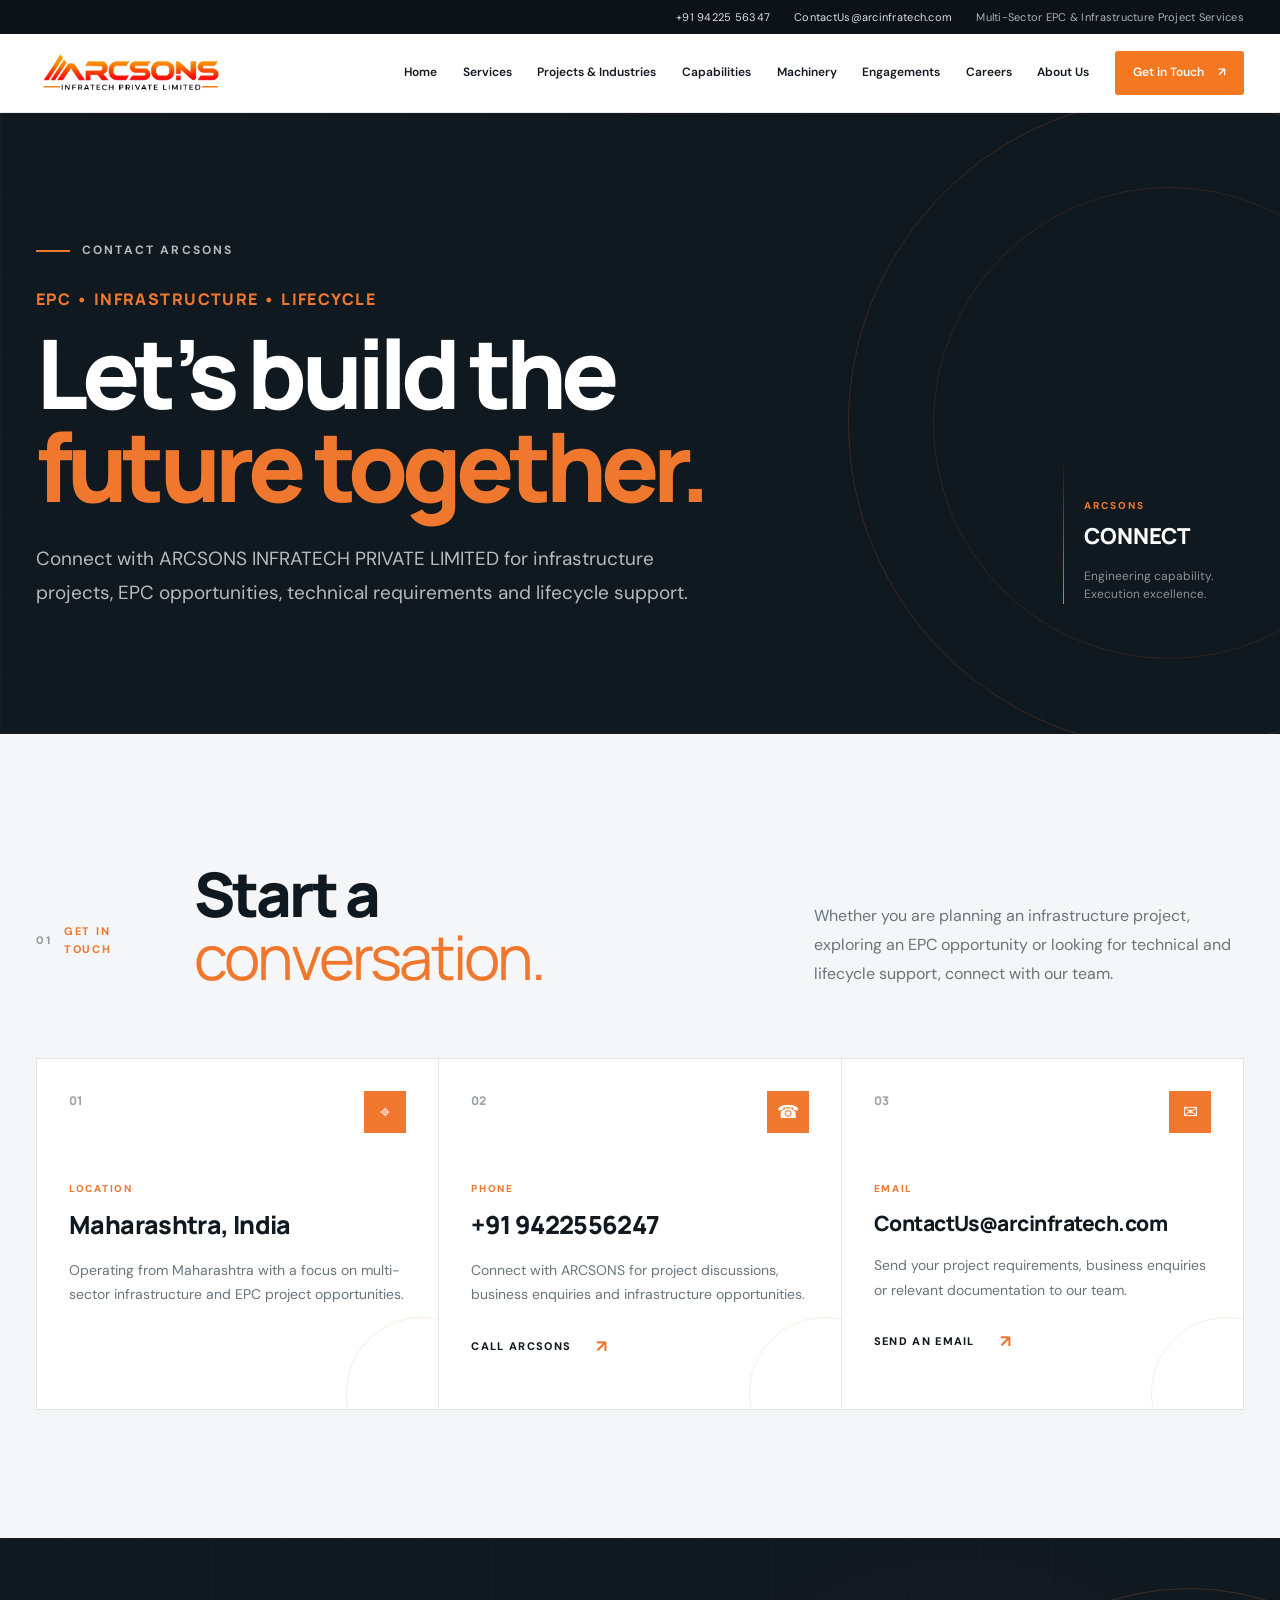
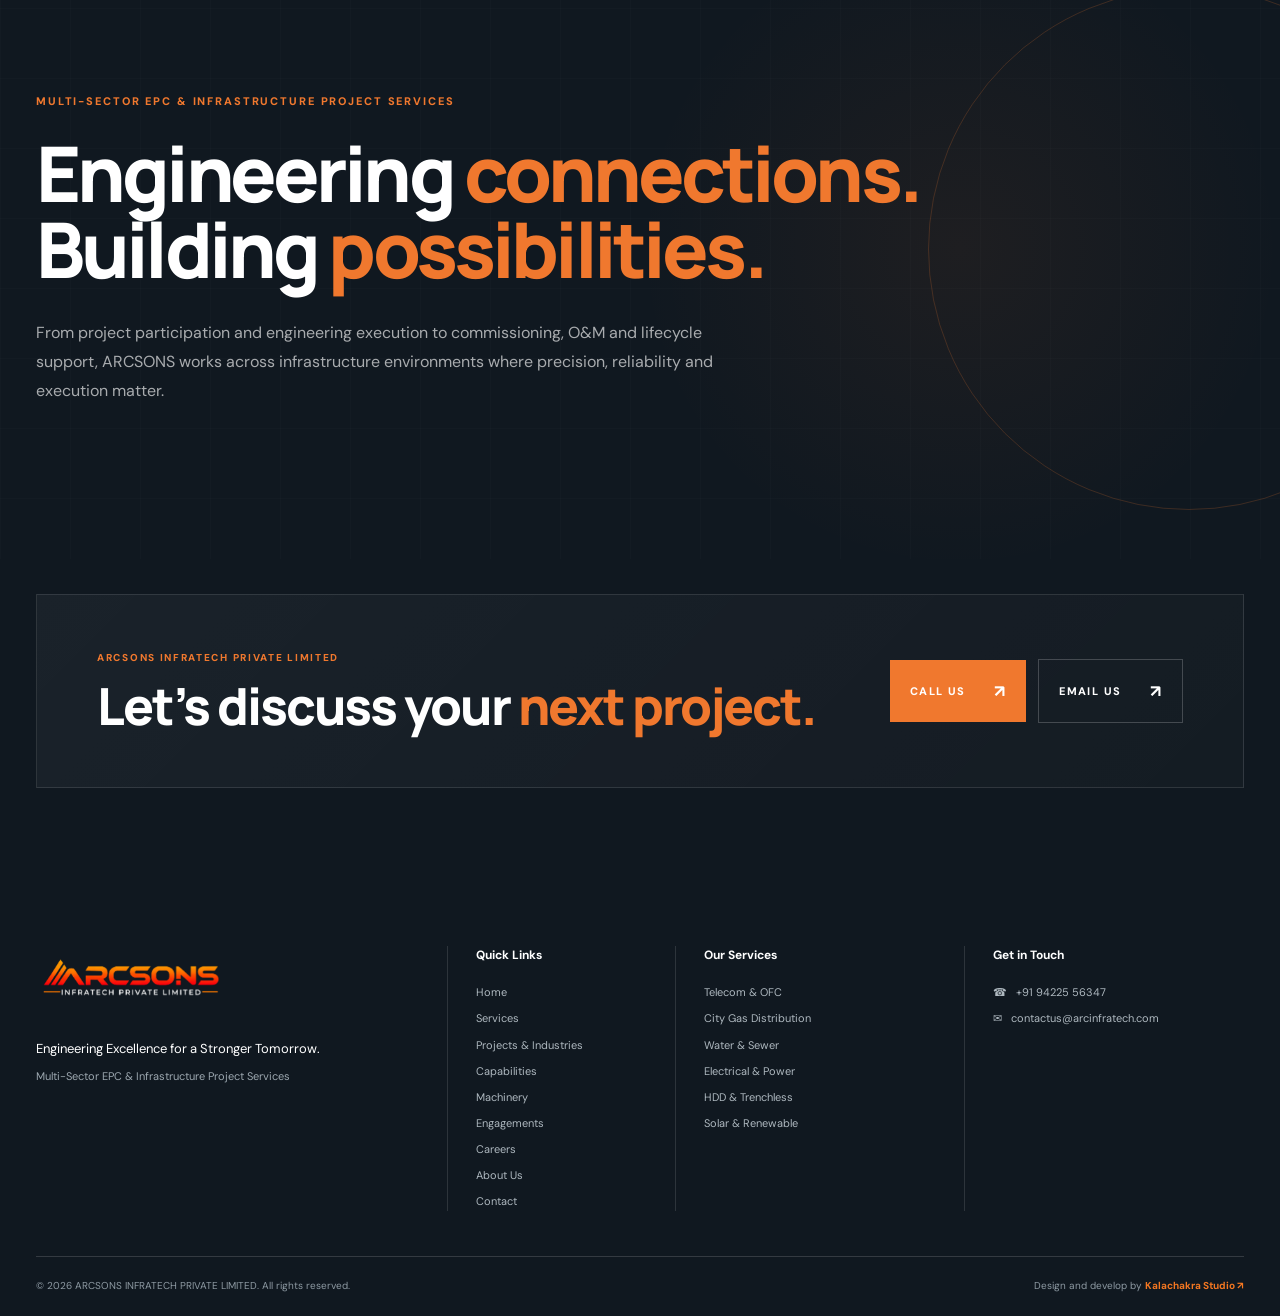
<file: html/contact.html>
<!DOCTYPE html>
<html lang="en">

<head>

  <meta charset="UTF-8">

  <meta
    name="viewport"
    content="width=device-width, initial-scale=1.0"
  >

  <title>Contact Us | ARCSONS Infratech</title>

  <meta
    name="description"
    content="Contact ARCSONS Infratech Private Limited for multi-sector EPC, infrastructure, project execution and lifecycle support services."
  >

  <!-- =====================================================
       FONTS
  ====================================================== -->

  <link rel="preconnect" href="https://fonts.googleapis.com">

  <link
    rel="preconnect"
    href="https://fonts.gstatic.com"
    crossorigin
  >

  <link
    href="https://fonts.googleapis.com/css2?family=DM+Sans:wght@400;500;600;700&family=Manrope:wght@500;600;700;800&display=swap"
    rel="stylesheet"
  >

  <!-- =====================================================
       GLOBAL CSS
  ====================================================== -->

  <link
    rel="stylesheet"
    href="../css/style.css"
  >

  <!-- =====================================================
       CONTACT CSS
  ====================================================== -->

  <link
    rel="stylesheet"
    href="../css/contact.css"
  >

</head>


<body>


  <!-- =====================================================
       TOPBAR
  ====================================================== -->

  <div class="topbar">
  <div class="container topbar-inner">

    <div class="topbar-contact">
      <a href="tel:+919422556347">+91 94225 56347</a>
      <a href="mailto:contactus@arcinfratech.com">ContactUs@arcinfratech.com</a>
    </div>

    <span class="topbar-tag">
      Multi-Sector EPC &amp; Infrastructure Project Services
    </span>
  </div>
</div>

<header class="site-header">
  <div class="container nav-wrap">

    <a class="brand" href="../index.html" aria-label="ARCSONS Infratech home">
  <img
    src="../Assets/Logo/Arc Logo Black.png"
    alt="ARCSONS Infratech"
    class="brand-logo"
  />
</a>

    <button
      class="menu-toggle"
      id="menuToggle"
      aria-label="Open navigation"
      aria-expanded="false"
      aria-controls="mainNav"
    >
      <span></span>
      <span></span>
      <span></span>
    </button>

    <nav class="main-nav" id="mainNav" aria-label="Main navigation">

      <a class="nav-link"
        href="../index.html#home"
       >
        Home
      </a>

      <a class="nav-link" href="../html/services.html">
        Services
      </a>

      <a class="nav-link" href="../html/projects.html">
        Projects &amp; Industries
      </a>

      <a class="nav-link" href="../html/capabilities.html">
        Capabilities
      </a>

      <a class="nav-link" href="../html/machinery.html">
        Machinery
      </a>

      <!-- Current page -->
      <a class="nav-link" href="../html/engagements.html">
        Engagements
      </a>
   <a class="nav-link" href="../html/careers.html">
        Careers
      </a>
         <a class="nav-link" href="../html/about.html">
        About Us
      </a>

      <a class="nav-cta" href="../html/contact.html">
        Get in Touch <span>↗</span>
      </a>

    </nav>
  </div>
</header>




  <!-- =====================================================
       MAIN
  ====================================================== -->

  <main>


    <!-- =====================================================
         HERO
    ====================================================== -->

    <section class="contact-hero">

      <div class="contact-hero-grid"></div>

      <div class="contact-hero-orbit"></div>

      <div class="container contact-hero-inner">

        <div class="contact-hero-content reveal">

          <div class="eyebrow">

            <span></span>

            CONTACT ARCSONS

          </div>


          <p class="hero-kicker">

            EPC • INFRASTRUCTURE • LIFECYCLE

          </p>


          <h1>

            Let’s build the
            <em>future together.</em>

          </h1>


          <p class="hero-description">

            Connect with ARCSONS INFRATECH PRIVATE LIMITED
            for infrastructure projects, EPC opportunities,
            technical requirements and lifecycle support.

          </p>

        </div>


        <div class="contact-hero-side reveal">

          <div class="hero-side-line"></div>

          <div class="hero-side-copy">

            <span>
              ARCSONS
            </span>

            <strong>
              CONNECT
            </strong>

            <small>

              Engineering capability.
              Execution excellence.

            </small>

          </div>

        </div>

      </div>

    </section>



    <!-- =====================================================
         CONTACT INTRO
    ====================================================== -->

    <section class="contact-main">

      <div class="container">


        <div class="section-heading reveal">

          <div class="section-label">

            <span>
              01
            </span>

            GET IN TOUCH

          </div>


          <div class="heading-layout">

            <h2>

              Start a
              <span>conversation.</span>

            </h2>


            <p>

              Whether you are planning an infrastructure
              project, exploring an EPC opportunity or
              looking for technical and lifecycle support,
              connect with our team.

            </p>

          </div>

        </div>



        <!-- =================================================
             CONTACT GRID
        ================================================== -->

        <div class="contact-grid reveal">


          <!-- LOCATION -->

          <article class="contact-card">

            <div class="contact-card-top">

              <span class="contact-number">
                01
              </span>

              <span class="contact-icon">
                ⌖
              </span>

            </div>


            <span class="contact-label">
              LOCATION
            </span>


            <h3>
              Maharashtra, India
            </h3>


            <p>
              Operating from Maharashtra with a focus on
              multi-sector infrastructure and EPC project
              opportunities.
            </p>

          </article>



          <!-- PHONE -->

          <article class="contact-card">

            <div class="contact-card-top">

              <span class="contact-number">
                02
              </span>

              <span class="contact-icon">
                ☎
              </span>

            </div>


            <span class="contact-label">
              PHONE
            </span>


            <h3>
              +91 9422556247
            </h3>


            <p>
              Connect with ARCSONS for project discussions,
              business enquiries and infrastructure
              opportunities.
            </p>


            <a
              class="contact-action"
              href="tel:+919422556247"
            >

              Call ARCSONS

              <span>
                ↗
              </span>

            </a>

          </article>



          <!-- EMAIL -->

          <article class="contact-card">

            <div class="contact-card-top">

              <span class="contact-number">
                03
              </span>

              <span class="contact-icon">
                ✉
              </span>

            </div>


            <span class="contact-label">
              EMAIL
            </span>


            <h3 class="email-heading">
              ContactUs@arcinfratech.com
            </h3>


            <p>
              Send your project requirements, business
              enquiries or relevant documentation to our
              team.
            </p>


            <a
              class="contact-action"
              href="mailto:ContactUs@arcinfratech.com"
            >

              Send an Email

              <span>
                ↗
              </span>

            </a>

          </article>

        </div>

      </div>

    </section>



    <!-- =====================================================
         CONTACT STATEMENT
    ====================================================== -->

    <section class="contact-statement">

      <div class="contact-statement-bg"></div>

      <div class="contact-statement-grid"></div>

      <div class="container">

        <div class="statement-content reveal">

          <div class="statement-label">

            MULTI-SECTOR EPC &amp;
            INFRASTRUCTURE PROJECT SERVICES

          </div>


          <h2>

            Engineering
            <span>connections.</span>

            <br>

            Building
            <span>possibilities.</span>

          </h2>


          <p>

            From project participation and engineering
            execution to commissioning, O&amp;M and
            lifecycle support, ARCSONS works across
            infrastructure environments where precision,
            reliability and execution matter.

          </p>

        </div>

      </div>

    </section>



    <!-- =====================================================
         ENQUIRY CTA
    ====================================================== -->

    <section class="contact-cta">

      <div class="container">

        <div class="contact-cta-inner reveal">

          <div>

            <span>
              ARCSONS INFRATECH PRIVATE LIMITED
            </span>

            <h2>

              Let’s discuss your
              <em>next project.</em>

            </h2>

          </div>


          <div class="contact-cta-actions">

            <a
              href="tel:+919422556247"
              class="contact-cta-button"
            >

              Call Us

              <span>
                ↗
              </span>

            </a>


            <a
              href="mailto:ContactUs@arcinfratech.com"
              class="contact-cta-button contact-cta-button-outline"
            >

              Email Us

              <span>
                ↗
              </span>

            </a>

          </div>

        </div>

      </div>

    </section>

  </main>



  <!-- =====================================================
       FOOTER
  ====================================================== -->

   <footer class="site-footer">

  <div class="container footer-main">

    <div class="footer-brand">

       <a class="brand" href="../index.html" aria-label="ARCSONS Infratech home">
  <img
    src="../Assets/Logo/Arc Logo White.png"
    alt="ARCSONS Infratech"
    class="brand-logo"
  />
</a>

      <p>
        Engineering Excellence for a Stronger Tomorrow.
      </p>

      <small>
        Multi-Sector EPC &amp; Infrastructure Project Services
      </small>

    </div>


    <div class="footer-column">

      <h3>Quick Links</h3>

      <a href="../index.html#home">
        Home
      </a>

      <a href="../html/services.html">
        Services
      </a>

      <a href="../html/projects.html">
        Projects &amp; Industries
      </a>

      <a href="../html/capabilities.html">
        Capabilities
      </a>

      <a href="../html/machinery.html">
        Machinery
      </a>

      <a href="../html/engagements.html">
        Engagements
      </a>
          <a href="../html/careers.html">
        Careers
      </a>
          <a href="../html/about.html">
        About Us
      </a>

      <a href="../html/contact.html">
        Contact
      </a>

    </div>


    <div class="footer-column">

      <h3>Our Services</h3>

      <a href="../html/services.html#telecom">
        Telecom &amp; OFC
      </a>

      <a href="../html/services.html#gas">
        City Gas Distribution
      </a>

      <a href="../html/services.html#water">
        Water &amp; Sewer
      </a>

      <a href="../html/services.html#electrical">
        Electrical &amp; Power
      </a>

      <a href="../html/services.html#hdd">
        HDD &amp; Trenchless
      </a>

      <a href="../html/services.html#solar">
        Solar &amp; Renewable
      </a>

    </div>


    <div class="footer-column footer-contact">

      <h3>Get in Touch</h3>

      <a href="tel:+919422556347">
        ☎ &nbsp; +91 94225 56347
      </a>

      <a href="mailto:contactus@arcindratech.com">
        ✉ &nbsp; contactus@arcinfratech.com
      </a>

    </div>

  </div>


  <div class="container footer-bottom">

    <span>
      © <span id="currentYear"></span>
      ARCSONS INFRATECH PRIVATE LIMITED.
      All rights reserved.
    </span>

    <span class="credit">
      Design and develop by
      <a
        href="https://kalachakrastudio.in"
        target="_blank"
        rel="noopener noreferrer"
      >
        Kalachakra Studio ↗
      </a>
    </span>

  </div>

</footer>



  <!-- =====================================================
       JAVASCRIPT
  ====================================================== -->

  <script src="../js/contact.js"></script>

</body>

</html>
</file>
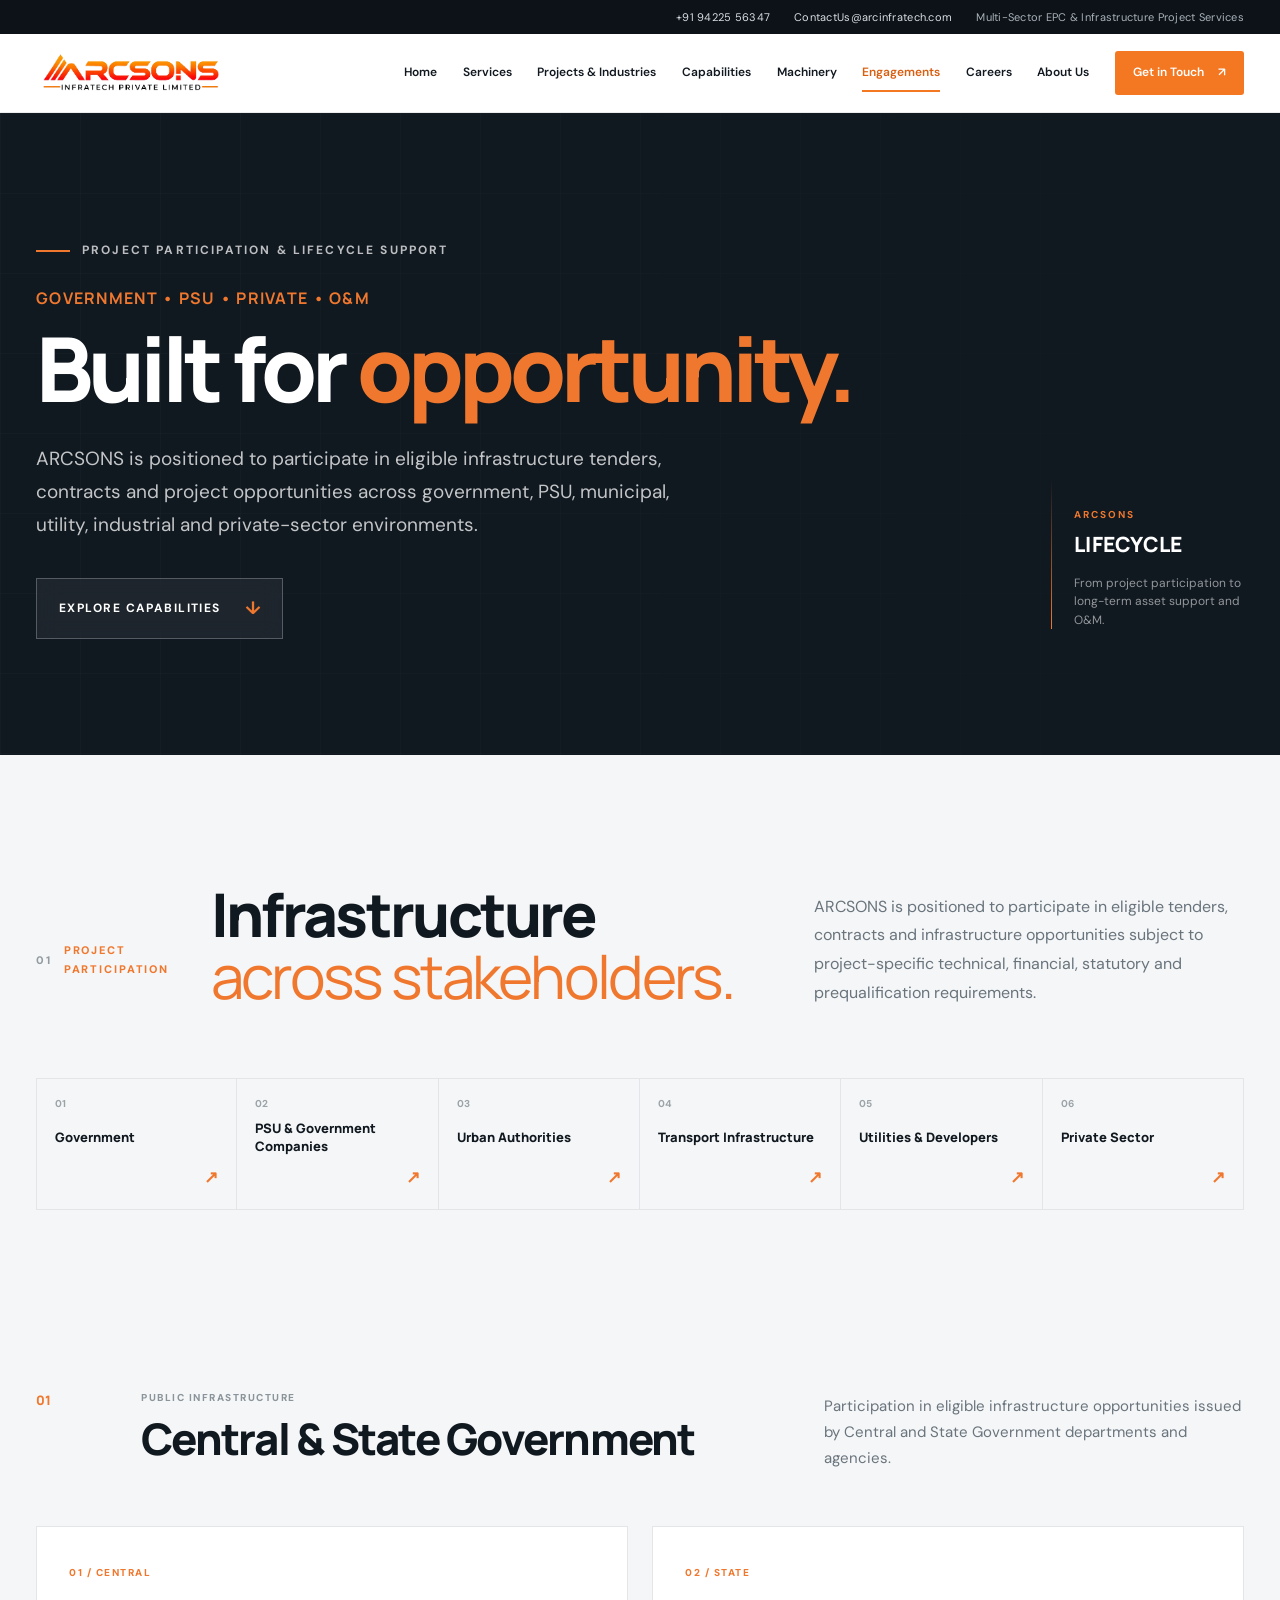
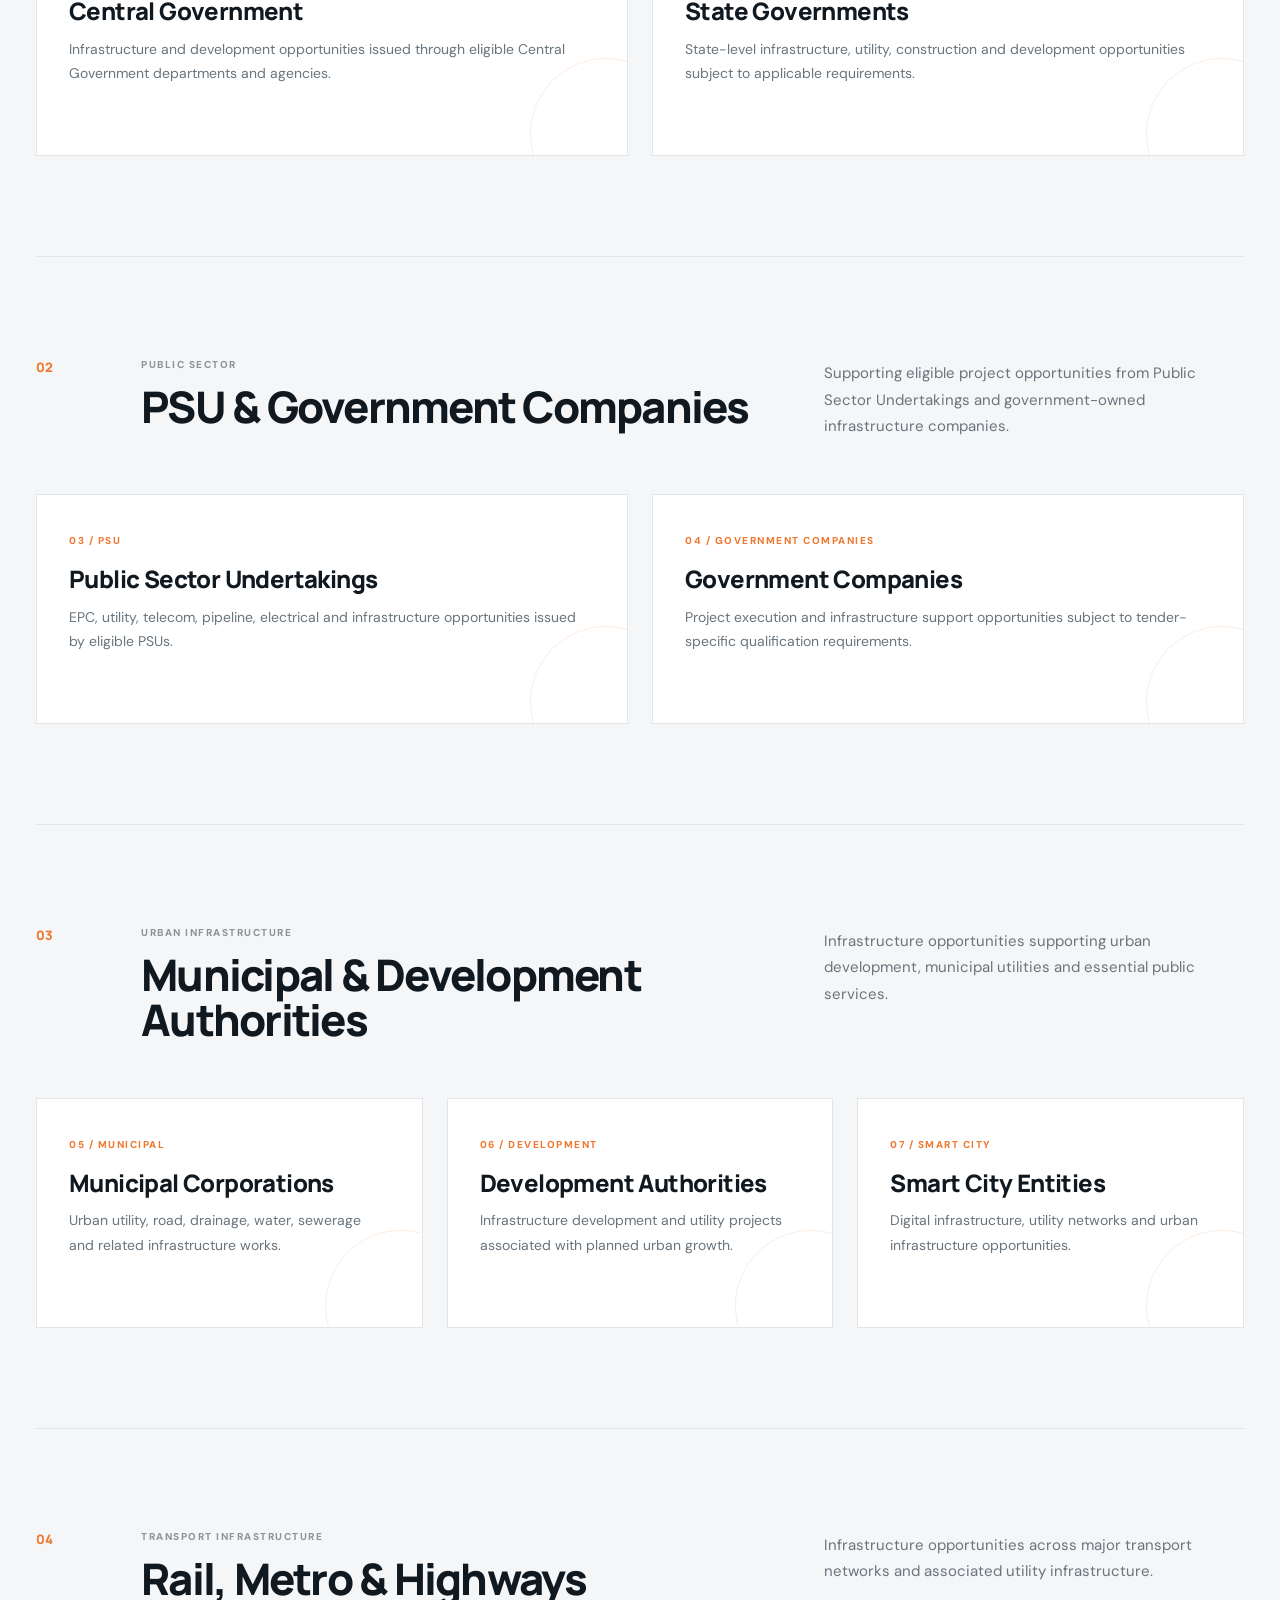
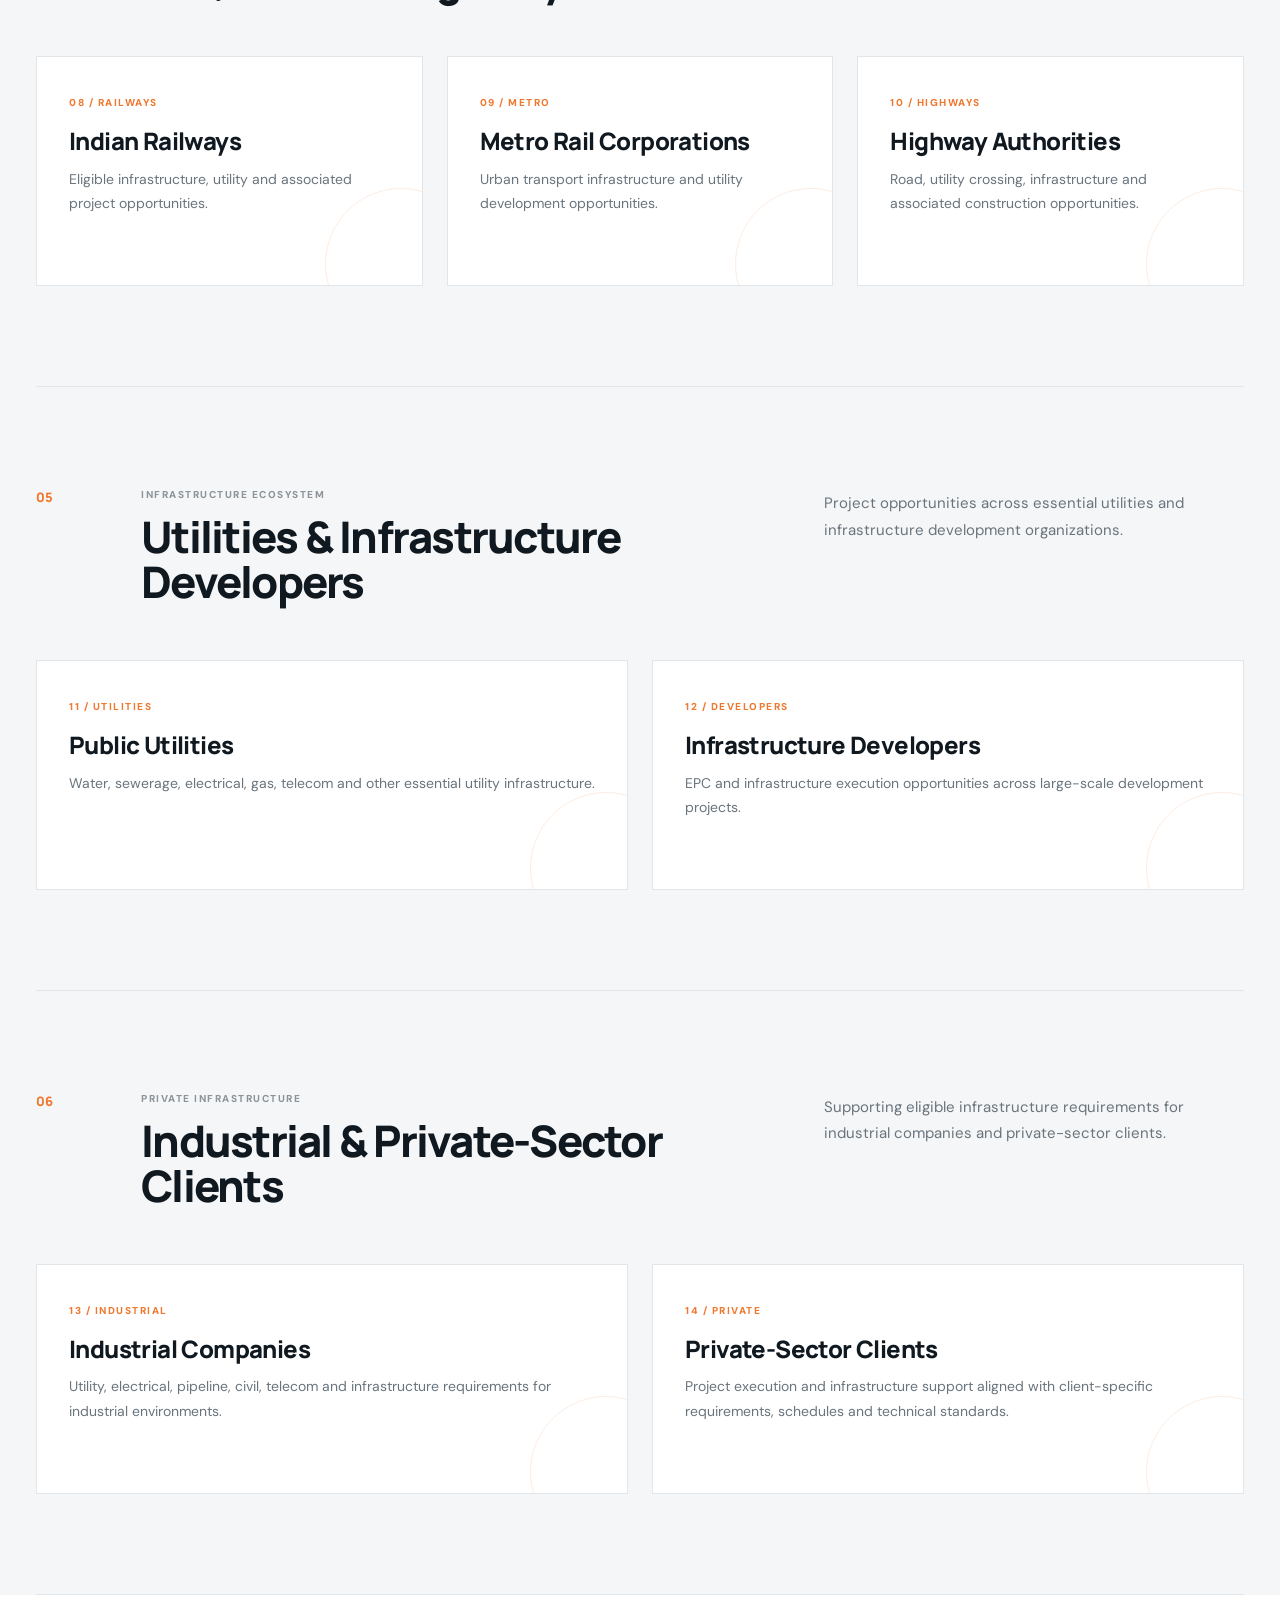
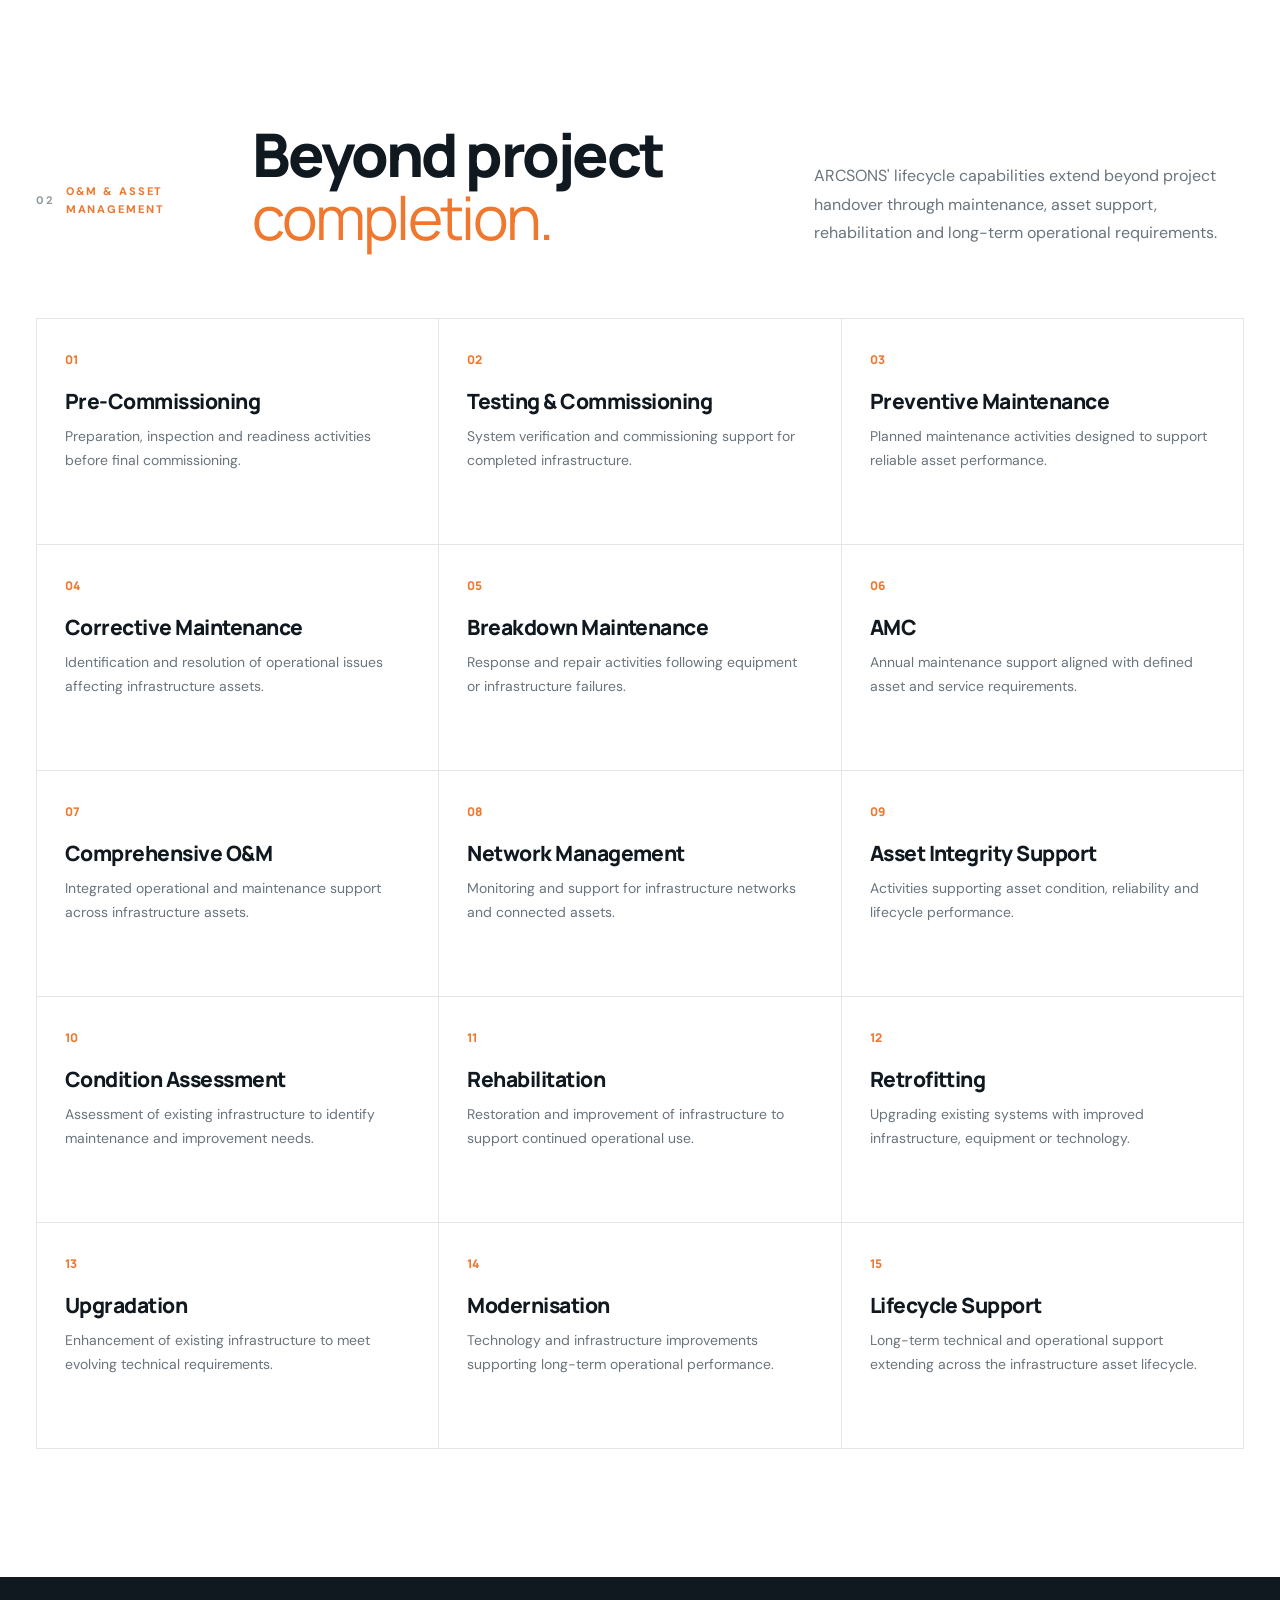
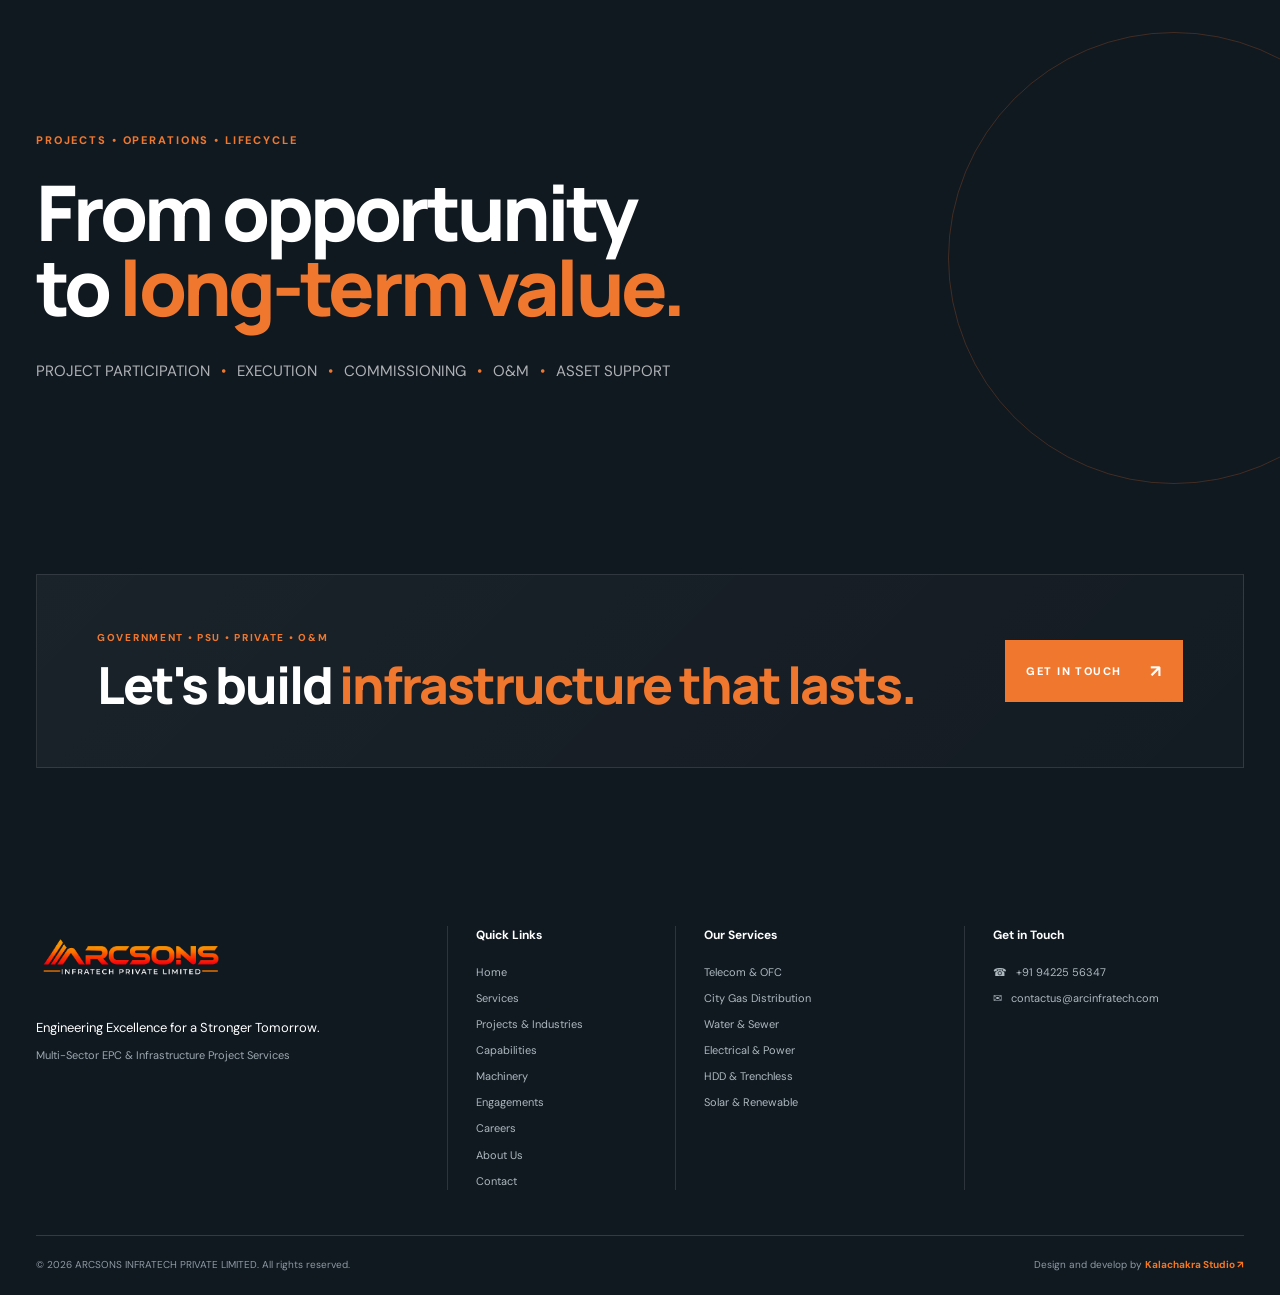
<file: html/engagements.html>
<!DOCTYPE html>
<html lang="en">

<head>

  <meta charset="UTF-8">

  <meta
    name="viewport"
    content="width=device-width, initial-scale=1.0"
  >

  <title>Engagements | ARCSONS Infratech</title>

  <meta
    name="description"
    content="ARCSONS Infratech participates in eligible government, PSU, municipal, infrastructure and private-sector projects, with lifecycle O&M and asset management capabilities."
  >

  <!-- =====================================================
       FONTS
  ====================================================== -->

  <link rel="preconnect" href="https://fonts.googleapis.com">

  <link
    rel="preconnect"
    href="https://fonts.gstatic.com"
    crossorigin
  >

  <link
    href="https://fonts.googleapis.com/css2?family=DM+Sans:wght@400;500;600;700&family=Manrope:wght@500;600;700;800&display=swap"
    rel="stylesheet"
  >

  <!-- =====================================================
       GLOBAL CSS
  ====================================================== -->

  <link
    rel="stylesheet"
    href="../css/style.css"
  >

  <!-- =====================================================
       ENGAGEMENTS CSS
  ====================================================== -->

  <link
    rel="stylesheet"
    href="../css/engagements.css"
  >

</head>


<body>


  <!-- =====================================================
       TOPBAR
  ====================================================== -->

  <div class="topbar">
  <div class="container topbar-inner">

    <div class="topbar-contact">
      <a href="tel:+919422556347">+91 94225 56347</a>
      <a href="mailto:contactus@arcinfratech.com">ContactUs@arcinfratech.com</a>
    </div>

    <span class="topbar-tag">
      Multi-Sector EPC &amp; Infrastructure Project Services
    </span>
  </div>
</div>

<header class="site-header">
  <div class="container nav-wrap">

     <a class="brand" href="../index.html" aria-label="ARCSONS Infratech home">
  <img
    src="../Assets/Logo/Arc Logo Black.png"
    alt="ARCSONS Infratech"
    class="brand-logo"
  />
</a>

    <button
      class="menu-toggle"
      id="menuToggle"
      aria-label="Open navigation"
      aria-expanded="false"
      aria-controls="mainNav"
    >
      <span></span>
      <span></span>
      <span></span>
    </button>

    <nav class="main-nav" id="mainNav" aria-label="Main navigation">

      <a class="nav-link"
        href="../index.html#home"
        >
        Home
      </a>

      <a class="nav-link" href="../html/services.html">
        Services
      </a>

      <a class="nav-link" href="../html/projects.html">
        Projects &amp; Industries
      </a>

      <a class="nav-link" href="../html/capabilities.html">
        Capabilities
      </a>

      <a class="nav-link" href="../html/machinery.html">
        Machinery
      </a>

      <!-- Current page -->
      <a class="nav-link active" href="../html/engagements.html" aria-current="page">
        Engagements
      </a>
   <a class="nav-link" href="../html/careers.html">
        Careers
      </a>
         <a class="nav-link" href="../html/about.html">
        About Us
      </a>

      <a class="nav-cta" href="../html/contact.html">
        Get in Touch <span>↗</span>
      </a>

    </nav>
  </div>
</header>


  <!-- =====================================================
       MAIN
  ====================================================== -->

  <main>


    <!-- =====================================================
         HERO
    ====================================================== -->

    <section class="engagements-hero">

      <div class="engagements-hero-bg"></div>

      <div class="engagements-hero-overlay"></div>

      <div class="engagements-hero-grid"></div>


      <div class="container engagements-hero-inner">

        <div class="engagements-hero-content reveal">

          <div class="eyebrow">

            <span></span>

            PROJECT PARTICIPATION &amp; LIFECYCLE SUPPORT

          </div>


          <p class="hero-kicker">

            GOVERNMENT • PSU • PRIVATE • O&amp;M

          </p>


          <h1>

            Built for
            <em>opportunity.</em>

          </h1>


          <p class="hero-description">

            ARCSONS is positioned to participate in eligible
            infrastructure tenders, contracts and project
            opportunities across government, PSU, municipal,
            utility, industrial and private-sector environments.

          </p>


          <a
            href="#participation"
            class="hero-button"
          >

            Explore Capabilities

            <span>
              ↓
            </span>

          </a>

        </div>


        <div class="engagements-hero-side reveal">

          <div class="hero-side-line"></div>

          <div class="hero-side-copy">

            <span>
              ARCSONS
            </span>

            <strong>
              LIFECYCLE
            </strong>

            <small>

              From project participation
              to long-term asset support
              and O&amp;M.

            </small>

          </div>

        </div>

      </div>

    </section>


    <!-- =====================================================
         PARTICIPATION INTRO
    ====================================================== -->

    <section
      class="engagements-intro"
      id="participation"
    >

      <div class="container">

        <div class="section-heading reveal">

          <div class="section-label">

            <span>
              01
            </span>

            PROJECT PARTICIPATION

          </div>


          <div class="heading-layout">

            <h2>

              Infrastructure
              <span>across stakeholders.</span>

            </h2>


            <p>

              ARCSONS is positioned to participate in eligible
              tenders, contracts and infrastructure opportunities
              subject to project-specific technical, financial,
              statutory and prequalification requirements.

            </p>

          </div>

        </div>


        <!-- PARTICIPATION INDEX -->

        <div class="engagement-index reveal">

          <a href="#government">

            <span>01</span>

            Government

            <b>↗</b>

          </a>


          <a href="#psu">

            <span>02</span>

            PSU &amp; Government Companies

            <b>↗</b>

          </a>


          <a href="#urban">

            <span>03</span>

            Urban Authorities

            <b>↗</b>

          </a>


          <a href="#transport">

            <span>04</span>

            Transport Infrastructure

            <b>↗</b>

          </a>


          <a href="#utilities">

            <span>05</span>

            Utilities &amp; Developers

            <b>↗</b>

          </a>


          <a href="#private">

            <span>06</span>

            Private Sector

            <b>↗</b>

          </a>

        </div>

      </div>

    </section>


    <!-- =====================================================
         PARTICIPATION SECTORS
    ====================================================== -->

    <section class="engagement-list">

      <div class="container">


        <!-- =================================================
             GOVERNMENT
        ================================================== -->

        <article
          class="engagement-group reveal"
          id="government"
        >

          <div class="engagement-group-header">

            <div class="group-number">
              01
            </div>


            <div>

              <span>
                PUBLIC INFRASTRUCTURE
              </span>

              <h2>
                Central &amp; State Government
              </h2>

            </div>


            <p>

              Participation in eligible infrastructure
              opportunities issued by Central and State
              Government departments and agencies.

            </p>

          </div>


          <div class="stakeholder-grid">

            <div class="stakeholder-card">

              <span>01 / CENTRAL</span>

              <h3>
                Central Government
              </h3>

              <p>
                Infrastructure and development opportunities
                issued through eligible Central Government
                departments and agencies.
              </p>

            </div>


            <div class="stakeholder-card">

              <span>02 / STATE</span>

              <h3>
                State Governments
              </h3>

              <p>
                State-level infrastructure, utility,
                construction and development opportunities
                subject to applicable requirements.
              </p>

            </div>

          </div>

        </article>


        <!-- =================================================
             PSU
        ================================================== -->

        <article
          class="engagement-group reveal"
          id="psu"
        >

          <div class="engagement-group-header">

            <div class="group-number">
              02
            </div>


            <div>

              <span>
                PUBLIC SECTOR
              </span>

              <h2>
                PSU &amp; Government Companies
              </h2>

            </div>


            <p>

              Supporting eligible project opportunities
              from Public Sector Undertakings and
              government-owned infrastructure companies.

            </p>

          </div>


          <div class="stakeholder-grid">

            <div class="stakeholder-card">

              <span>03 / PSU</span>

              <h3>
                Public Sector Undertakings
              </h3>

              <p>
                EPC, utility, telecom, pipeline, electrical
                and infrastructure opportunities issued by
                eligible PSUs.
              </p>

            </div>


            <div class="stakeholder-card">

              <span>04 / GOVERNMENT COMPANIES</span>

              <h3>
                Government Companies
              </h3>

              <p>
                Project execution and infrastructure support
                opportunities subject to tender-specific
                qualification requirements.
              </p>

            </div>

          </div>

        </article>


        <!-- =================================================
             URBAN
        ================================================== -->

        <article
          class="engagement-group reveal"
          id="urban"
        >

          <div class="engagement-group-header">

            <div class="group-number">
              03
            </div>


            <div>

              <span>
                URBAN INFRASTRUCTURE
              </span>

              <h2>
                Municipal &amp; Development Authorities
              </h2>

            </div>


            <p>

              Infrastructure opportunities supporting
              urban development, municipal utilities and
              essential public services.

            </p>

          </div>


          <div class="stakeholder-grid stakeholder-grid-3">

            <div class="stakeholder-card">

              <span>05 / MUNICIPAL</span>

              <h3>
                Municipal Corporations
              </h3>

              <p>
                Urban utility, road, drainage, water,
                sewerage and related infrastructure works.
              </p>

            </div>


            <div class="stakeholder-card">

              <span>06 / DEVELOPMENT</span>

              <h3>
                Development Authorities
              </h3>

              <p>
                Infrastructure development and utility
                projects associated with planned urban growth.
              </p>

            </div>


            <div class="stakeholder-card">

              <span>07 / SMART CITY</span>

              <h3>
                Smart City Entities
              </h3>

              <p>
                Digital infrastructure, utility networks
                and urban infrastructure opportunities.
              </p>

            </div>

          </div>

        </article>


        <!-- =================================================
             TRANSPORT
        ================================================== -->

        <article
          class="engagement-group reveal"
          id="transport"
        >

          <div class="engagement-group-header">

            <div class="group-number">
              04
            </div>


            <div>

              <span>
                TRANSPORT INFRASTRUCTURE
              </span>

              <h2>
                Rail, Metro &amp; Highways
              </h2>

            </div>


            <p>

              Infrastructure opportunities across major
              transport networks and associated utility
              infrastructure.

            </p>

          </div>


          <div class="stakeholder-grid stakeholder-grid-3">

            <div class="stakeholder-card">

              <span>08 / RAILWAYS</span>

              <h3>
                Indian Railways
              </h3>

              <p>
                Eligible infrastructure, utility and
                associated project opportunities.
              </p>

            </div>


            <div class="stakeholder-card">

              <span>09 / METRO</span>

              <h3>
                Metro Rail Corporations
              </h3>

              <p>
                Urban transport infrastructure and utility
                development opportunities.
              </p>

            </div>


            <div class="stakeholder-card">

              <span>10 / HIGHWAYS</span>

              <h3>
                Highway Authorities
              </h3>

              <p>
                Road, utility crossing, infrastructure and
                associated construction opportunities.
              </p>

            </div>

          </div>

        </article>


        <!-- =================================================
             UTILITIES
        ================================================== -->

        <article
          class="engagement-group reveal"
          id="utilities"
        >

          <div class="engagement-group-header">

            <div class="group-number">
              05
            </div>


            <div>

              <span>
                INFRASTRUCTURE ECOSYSTEM
              </span>

              <h2>
                Utilities &amp; Infrastructure Developers
              </h2>

            </div>


            <p>

              Project opportunities across essential
              utilities and infrastructure development
              organizations.

            </p>

          </div>


          <div class="stakeholder-grid">

            <div class="stakeholder-card">

              <span>11 / UTILITIES</span>

              <h3>
                Public Utilities
              </h3>

              <p>
                Water, sewerage, electrical, gas, telecom
                and other essential utility infrastructure.
              </p>

            </div>


            <div class="stakeholder-card">

              <span>12 / DEVELOPERS</span>

              <h3>
                Infrastructure Developers
              </h3>

              <p>
                EPC and infrastructure execution opportunities
                across large-scale development projects.
              </p>

            </div>

          </div>

        </article>


        <!-- =================================================
             PRIVATE
        ================================================== -->

        <article
          class="engagement-group reveal"
          id="private"
        >

          <div class="engagement-group-header">

            <div class="group-number">
              06
            </div>


            <div>

              <span>
                PRIVATE INFRASTRUCTURE
              </span>

              <h2>
                Industrial &amp; Private-Sector Clients
              </h2>

            </div>


            <p>

              Supporting eligible infrastructure requirements
              for industrial companies and private-sector
              clients.

            </p>

          </div>


          <div class="stakeholder-grid">

            <div class="stakeholder-card">

              <span>13 / INDUSTRIAL</span>

              <h3>
                Industrial Companies
              </h3>

              <p>
                Utility, electrical, pipeline, civil,
                telecom and infrastructure requirements
                for industrial environments.
              </p>

            </div>


            <div class="stakeholder-card">

              <span>14 / PRIVATE</span>

              <h3>
                Private-Sector Clients
              </h3>

              <p>
                Project execution and infrastructure support
                aligned with client-specific requirements,
                schedules and technical standards.
              </p>

            </div>

          </div>

        </article>

      </div>

    </section>


    <!-- =====================================================
         O&M INTRO
    ====================================================== -->

    <section
      class="om-section"
      id="om"
    >

      <div class="container">

        <div class="section-heading reveal">

          <div class="section-label">

            <span>
              02
            </span>

            O&amp;M &amp; ASSET MANAGEMENT

          </div>


          <div class="heading-layout">

            <h2>

              Beyond project
              <span>completion.</span>

            </h2>


            <p>

              ARCSONS' lifecycle capabilities extend beyond
              project handover through maintenance, asset
              support, rehabilitation and long-term operational
              requirements.

            </p>

          </div>

        </div>


        <!-- O&M GRID -->

        <div class="om-grid reveal">

          <div class="om-card">

            <span>01</span>

            <h3>
              Pre-Commissioning
            </h3>

            <p>
              Preparation, inspection and readiness activities
              before final commissioning.
            </p>

          </div>


          <div class="om-card">

            <span>02</span>

            <h3>
              Testing &amp; Commissioning
            </h3>

            <p>
              System verification and commissioning support
              for completed infrastructure.
            </p>

          </div>


          <div class="om-card">

            <span>03</span>

            <h3>
              Preventive Maintenance
            </h3>

            <p>
              Planned maintenance activities designed to
              support reliable asset performance.
            </p>

          </div>


          <div class="om-card">

            <span>04</span>

            <h3>
              Corrective Maintenance
            </h3>

            <p>
              Identification and resolution of operational
              issues affecting infrastructure assets.
            </p>

          </div>


          <div class="om-card">

            <span>05</span>

            <h3>
              Breakdown Maintenance
            </h3>

            <p>
              Response and repair activities following
              equipment or infrastructure failures.
            </p>

          </div>


          <div class="om-card">

            <span>06</span>

            <h3>
              AMC
            </h3>

            <p>
              Annual maintenance support aligned with
              defined asset and service requirements.
            </p>

          </div>


          <div class="om-card">

            <span>07</span>

            <h3>
              Comprehensive O&amp;M
            </h3>

            <p>
              Integrated operational and maintenance support
              across infrastructure assets.
            </p>

          </div>


          <div class="om-card">

            <span>08</span>

            <h3>
              Network Management
            </h3>

            <p>
              Monitoring and support for infrastructure
              networks and connected assets.
            </p>

          </div>


          <div class="om-card">

            <span>09</span>

            <h3>
              Asset Integrity Support
            </h3>

            <p>
              Activities supporting asset condition,
              reliability and lifecycle performance.
            </p>

          </div>


          <div class="om-card">

            <span>10</span>

            <h3>
              Condition Assessment
            </h3>

            <p>
              Assessment of existing infrastructure to
              identify maintenance and improvement needs.
            </p>

          </div>


          <div class="om-card">

            <span>11</span>

            <h3>
              Rehabilitation
            </h3>

            <p>
              Restoration and improvement of infrastructure
              to support continued operational use.
            </p>

          </div>


          <div class="om-card">

            <span>12</span>

            <h3>
              Retrofitting
            </h3>

            <p>
              Upgrading existing systems with improved
              infrastructure, equipment or technology.
            </p>

          </div>


          <div class="om-card">

            <span>13</span>

            <h3>
              Upgradation
            </h3>

            <p>
              Enhancement of existing infrastructure to
              meet evolving technical requirements.
            </p>

          </div>


          <div class="om-card">

            <span>14</span>

            <h3>
              Modernisation
            </h3>

            <p>
              Technology and infrastructure improvements
              supporting long-term operational performance.
            </p>

          </div>


          <div class="om-card">

            <span>15</span>

            <h3>
              Lifecycle Support
            </h3>

            <p>
              Long-term technical and operational support
              extending across the infrastructure asset
              lifecycle.
            </p>

          </div>

        </div>

      </div>

    </section>


    <!-- =====================================================
         EXECUTION STATEMENT
    ====================================================== -->

    <section class="engagement-execution">

      <div class="engagement-execution-bg"></div>

      <div class="container">

        <div class="execution-content reveal">

          <div class="execution-label">

            PROJECTS • OPERATIONS • LIFECYCLE

          </div>


          <h2>

            From opportunity
            <br>
            to <span>long-term value.</span>

          </h2>


          <p>

            PROJECT PARTICIPATION

            <span>•</span>

            EXECUTION

            <span>•</span>

            COMMISSIONING

            <span>•</span>

            O&amp;M

            <span>•</span>

            ASSET SUPPORT

          </p>

        </div>

      </div>

    </section>


    <!-- =====================================================
         CTA
    ====================================================== -->

    <section class="engagement-cta">

      <div class="container">

        <div class="engagement-cta-inner reveal">

          <div>

            <span>
              GOVERNMENT • PSU • PRIVATE • O&amp;M
            </span>

            <h2>

              Let's build
              <em>infrastructure that lasts.</em>

            </h2>

          </div>


          <a
            href="../index.html#contact"
            class="engagement-cta-button"
          >

            Get in Touch

            <span>
              ↗
            </span>

          </a>

        </div>

      </div>

    </section>

  </main>


  <!-- =====================================================
       FOOTER
  ====================================================== -->

 <footer class="site-footer">

  <div class="container footer-main">

    <div class="footer-brand">

       <a class="brand" href="../index.html" aria-label="ARCSONS Infratech home">
  <img
    src="../Assets/Logo/Arc Logo White.png"
    alt="ARCSONS Infratech"
    class="brand-logo"
  />
</a>

      <p>
        Engineering Excellence for a Stronger Tomorrow.
      </p>

      <small>
        Multi-Sector EPC &amp; Infrastructure Project Services
      </small>

    </div>


    <div class="footer-column">

      <h3>Quick Links</h3>

      <a href="../index.html#home">
        Home
      </a>

      <a href="../html/services.html">
        Services
      </a>

      <a href="../html/projects.html">
        Projects &amp; Industries
      </a>

      <a href="../html/capabilities.html">
        Capabilities
      </a>

      <a href="../html/machinery.html">
        Machinery
      </a>

      <a href="../html/engagements.html">
        Engagements
      </a>
          <a href="../html/careers.html">
        Careers
      </a>
          <a href="../html/about.html">
        About Us
      </a>

      <a href="../html/contact.html">
        Contact
      </a>

    </div>


    <div class="footer-column">

      <h3>Our Services</h3>

      <a href="../html/services.html#telecom">
        Telecom &amp; OFC
      </a>

      <a href="../html/services.html#gas">
        City Gas Distribution
      </a>

      <a href="../html/services.html#water">
        Water &amp; Sewer
      </a>

      <a href="../html/services.html#electrical">
        Electrical &amp; Power
      </a>

      <a href="../html/services.html#hdd">
        HDD &amp; Trenchless
      </a>

      <a href="../html/services.html#solar">
        Solar &amp; Renewable
      </a>

    </div>


    <div class="footer-column footer-contact">

      <h3>Get in Touch</h3>

      <a href="tel:+919422556347">
        ☎ &nbsp; +91 94225 56347
      </a>

      <a href="mailto:contactus@arcindratech.com">
        ✉ &nbsp; contactus@arcinfratech.com
      </a>

    </div>

  </div>


  <div class="container footer-bottom">

    <span>
      © <span id="currentYear"></span>
      ARCSONS INFRATECH PRIVATE LIMITED.
      All rights reserved.
    </span>

    <span class="credit">
      Design and develop by
      <a
        href="https://kalachakrastudio.in"
        target="_blank"
        rel="noopener noreferrer"
      >
        Kalachakra Studio ↗
      </a>
    </span>

  </div>

</footer>



  <!-- =====================================================
       JAVASCRIPT
  ====================================================== -->

  <script src="../js/engagements.js"></script>

</body>

</html>
</file>
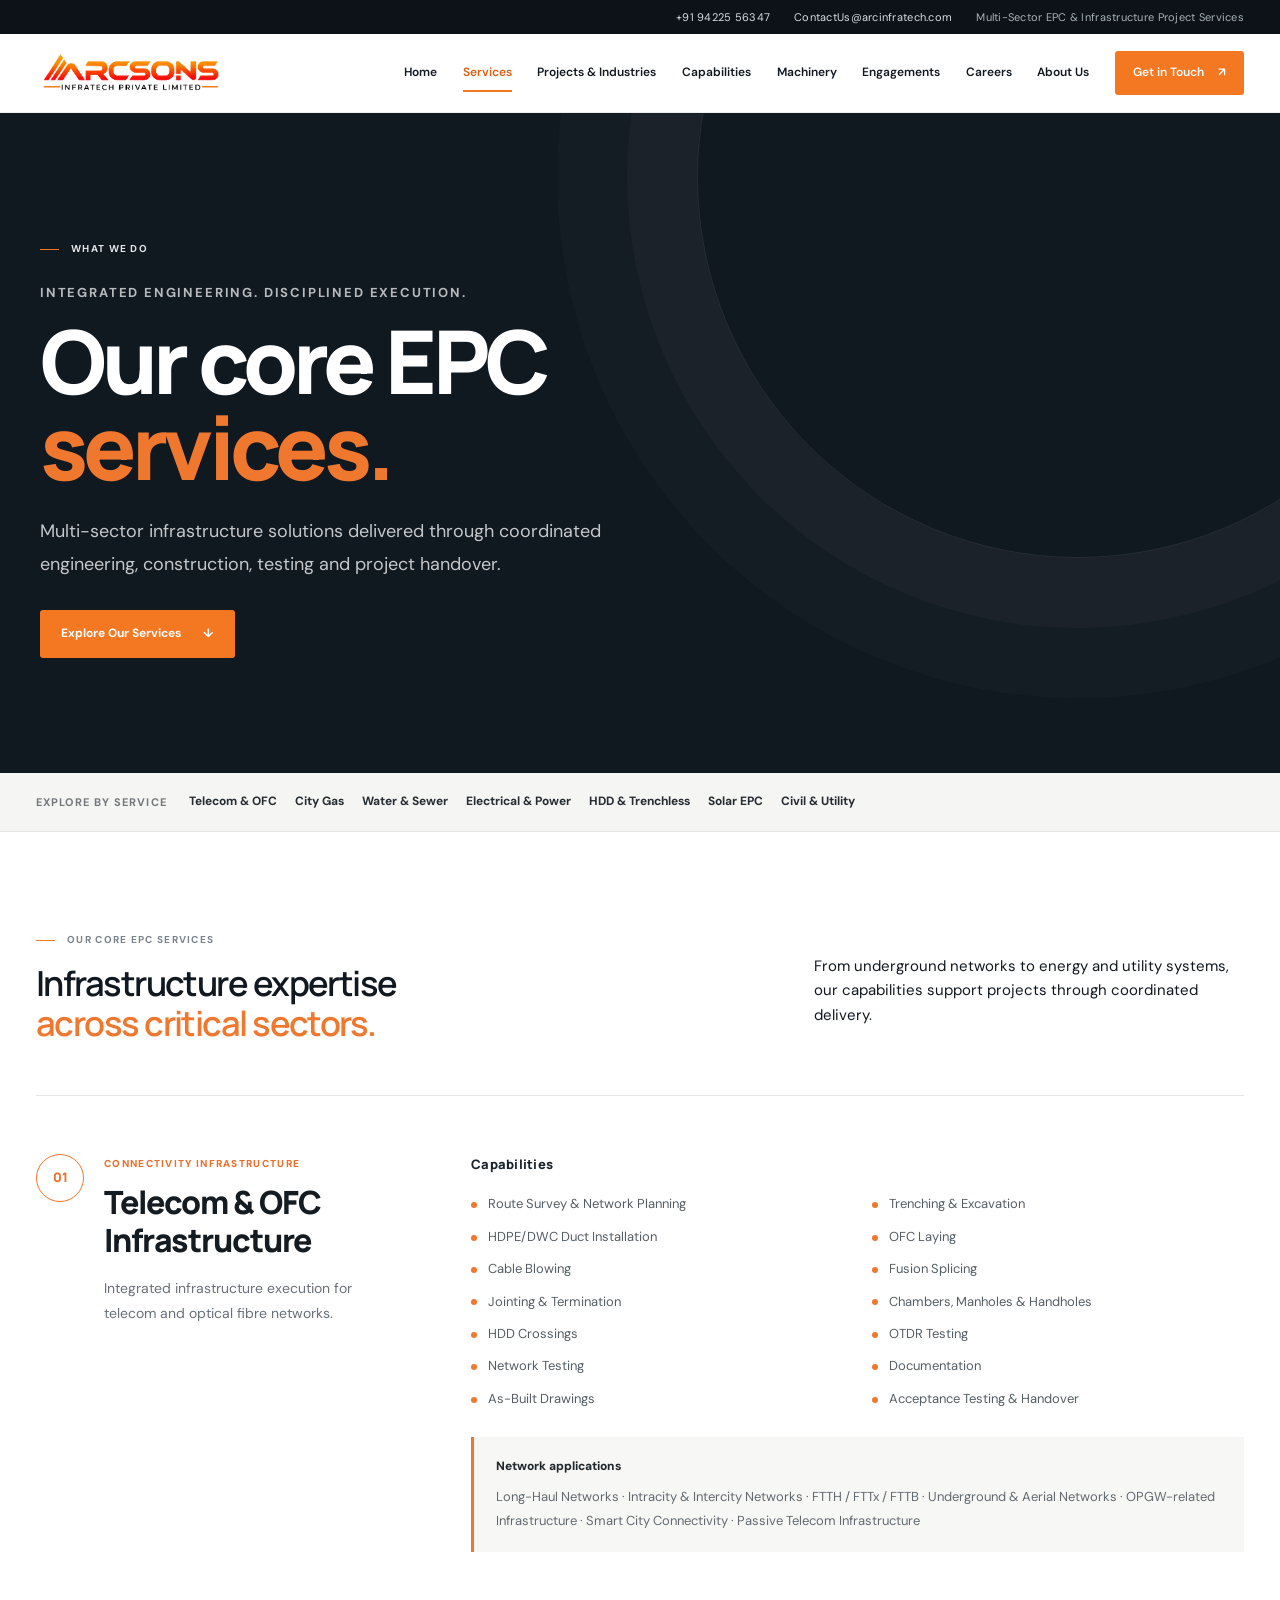
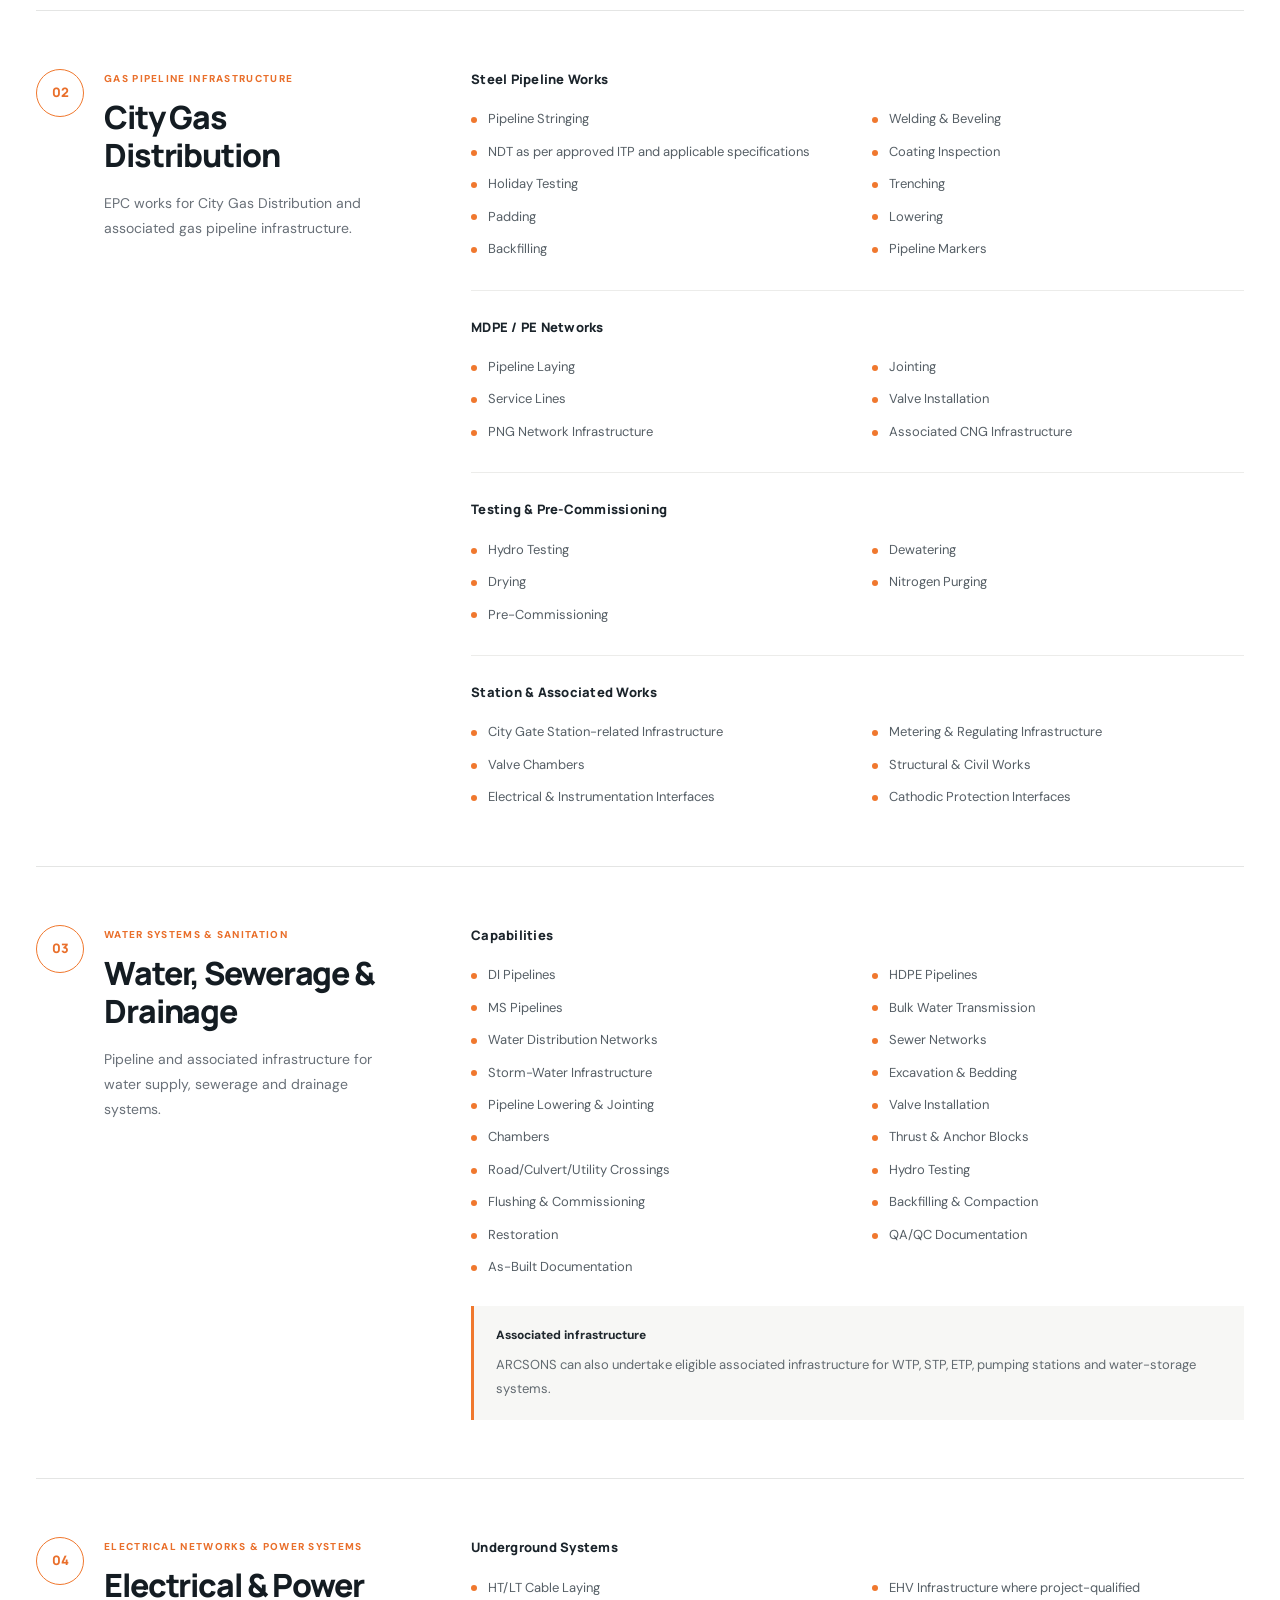
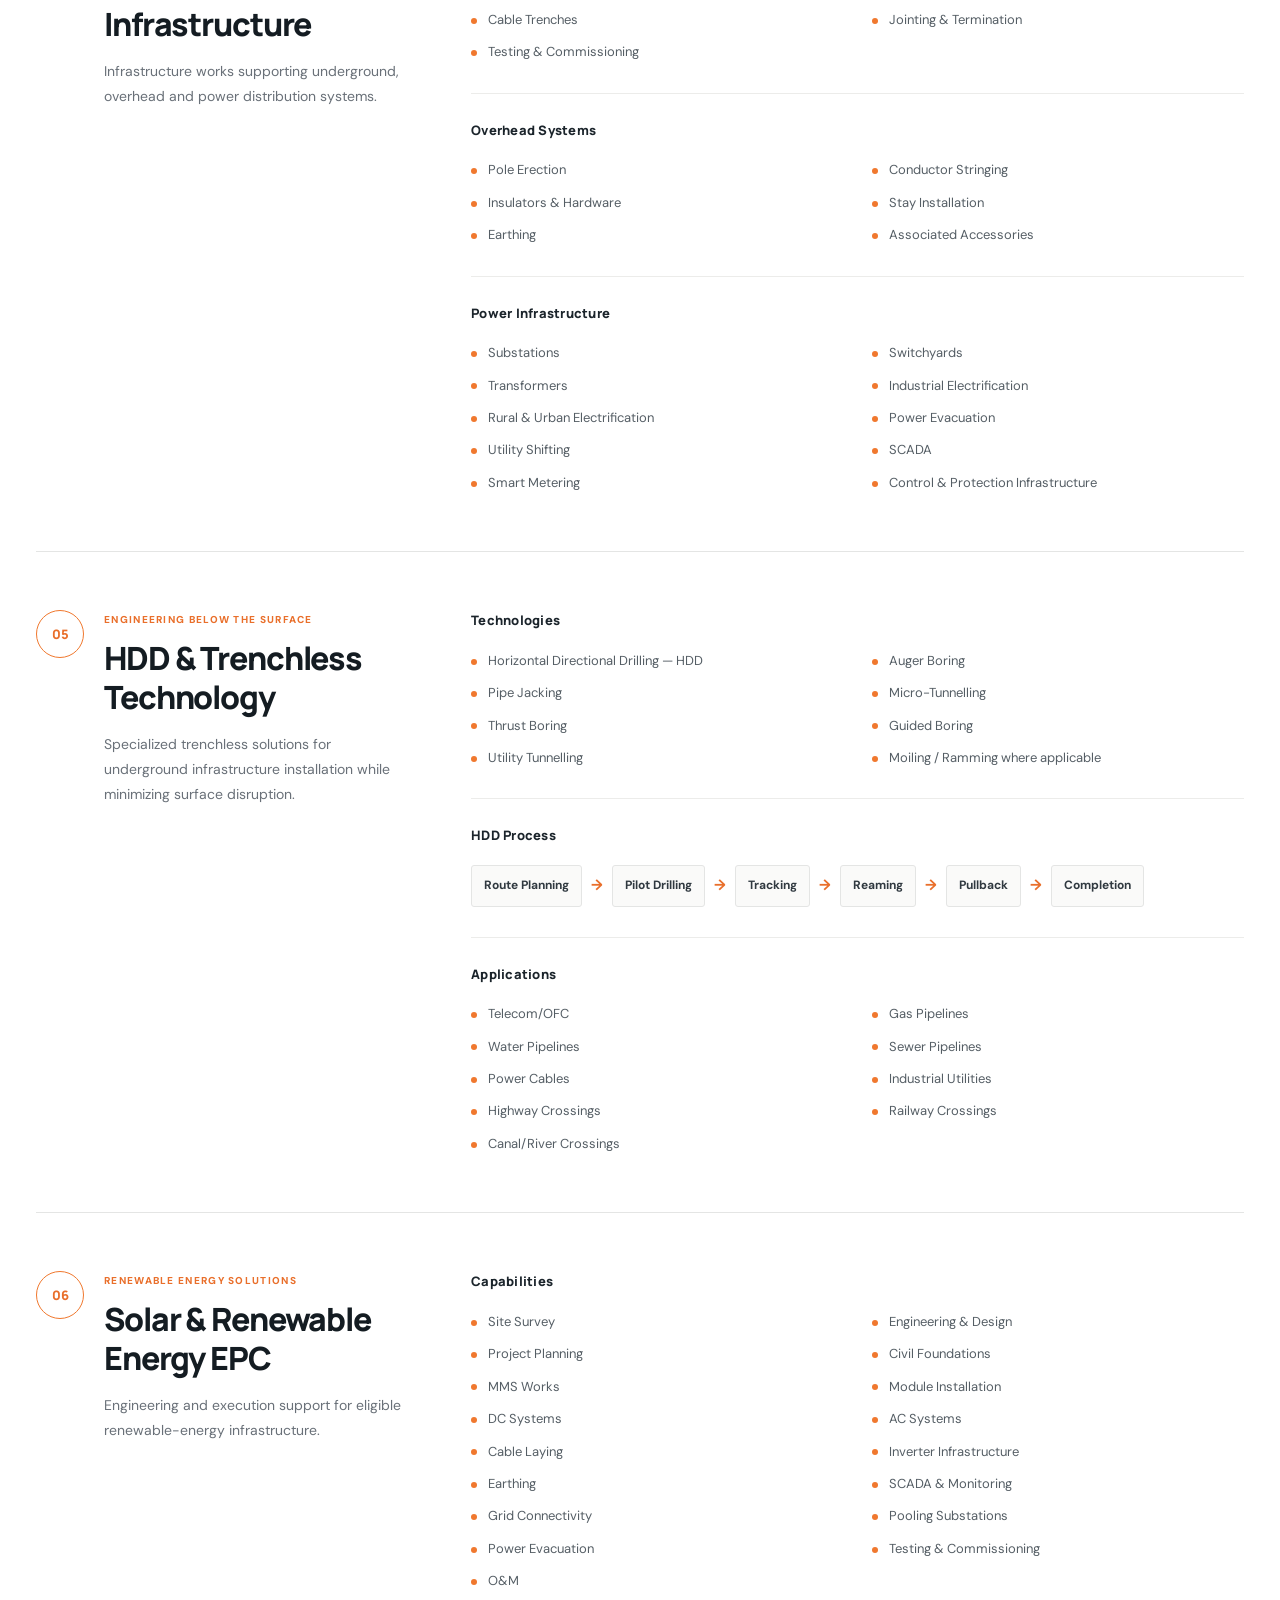
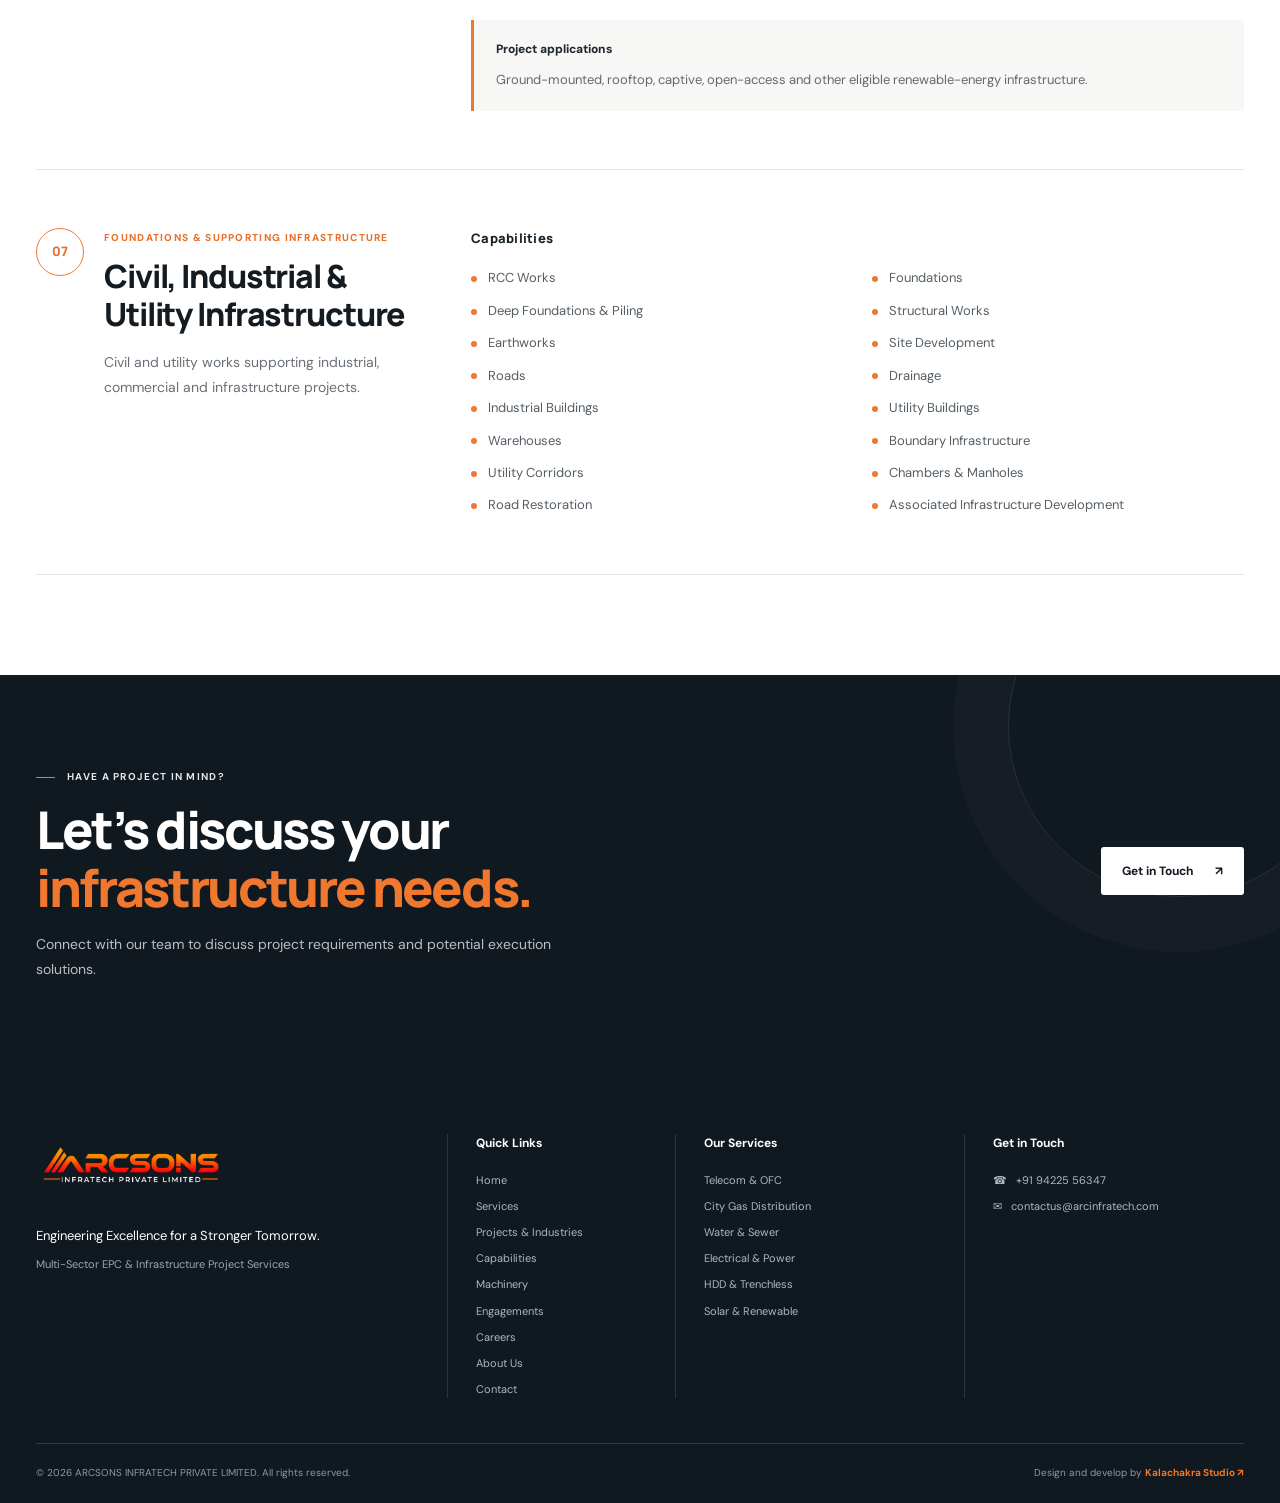
<file: html/services.html>
<!DOCTYPE html>
<html lang="en">
<head>
  <meta charset="UTF-8" />
  <meta name="viewport" content="width=device-width, initial-scale=1.0" />
  <meta name="theme-color" content="#101820" />
  <meta name="description" content="Explore ARCSONS Infratech's EPC services across telecom, gas distribution, water, power, HDD, solar and civil infrastructure." />
  <title>Our Services | ARCSONS Infratech</title>

  <link rel="preconnect" href="https://fonts.googleapis.com" />
  <link rel="preconnect" href="https://fonts.gstatic.com" crossorigin />
  <link href="https://fonts.googleapis.com/css2?family=DM+Sans:wght@400;500;600;700&family=Manrope:wght@400;500;600;700;800&display=swap" rel="stylesheet" />

  <!-- Shared homepage styles -->
  <link rel="stylesheet" href="../css/style.css" />
  <!-- Services page styles -->
  <link rel="stylesheet" href="../css/services.css" />
</head>

<body>
  <!-- TOPBAR: same structure as homepage -->
 <div class="topbar">
  <div class="container topbar-inner">

    <div class="topbar-contact">
      <a href="tel:+919422556347">+91 94225 56347</a>
      <a href="mailto:contactus@arcinfratech.com">ContactUs@arcinfratech.com</a>
    </div>

    <span class="topbar-tag">
      Multi-Sector EPC &amp; Infrastructure Project Services
    </span>
  </div>
</div>

<header class="site-header">
  <div class="container nav-wrap">

     <a class="brand" href="../index.html" aria-label="ARCSONS Infratech home">
  <img
    src="../Assets/Logo/Arc Logo Black.png"
    alt="ARCSONS Infratech"
    class="brand-logo"
  />
</a>

    <button
      class="menu-toggle"
      id="menuToggle"
      aria-label="Open navigation"
      aria-expanded="false"
      aria-controls="mainNav"
    >
      <span></span>
      <span></span>
      <span></span>
    </button>

    <nav class="main-nav" id="mainNav" aria-label="Main navigation">

      <a 
        href="../index.html#home"
        >
        Home
      </a>

      <a class="nav-link active" href="../html/services.html" aria-current="page">
        Services
      </a>

      <a class="nav-link" href="../html/projects.html">
        Projects &amp; Industries
      </a>

      <a class="nav-link" href="../html/capabilities.html">
        Capabilities
      </a>

      <a class="nav-link" href="../html/machinery.html">
        Machinery
      </a>

      <!-- Current page -->
      <a class="nav-link" href="../html/engagements.html">
        Engagements
      </a>
   <a class="nav-link" href="../html/careers.html">
        Careers
      </a>
         <a class="nav-link" href="../html/about.html">
        About Us
      </a>

      <a class="nav-cta" href="../html/contact.html">
        Get in Touch <span>↗</span>
      </a>

    </nav>
  </div>
</header>

  <main>
    <!-- PAGE HERO -->
    <section class="services-hero">
      <div class="container services-hero-inner reveal">
        <div class="eyebrow eyebrow-light"><span></span> WHAT WE DO</div>
        <p class="services-hero-kicker">Integrated Engineering. Disciplined Execution.</p>
        <h1>Our core EPC<br /><em>services.</em></h1>
        <p class="services-hero-description">
          Multi-sector infrastructure solutions delivered through coordinated
          engineering, construction, testing and project handover.
        </p>
        <a class="button button-orange" href="#core-services">
          Explore Our Services <span>↓</span>
        </a>
      </div>
 
    </section>

    <!-- SERVICE NAVIGATION -->
    <section class="service-index" aria-label="Service categories">
      <div class="container service-index-inner">
        <span class="service-index-label">Explore by service</span>
        <div class="service-index-links">
          <a href="#telecom">Telecom &amp; OFC</a>
          <a href="#gas">City Gas</a>
          <a href="#water">Water &amp; Sewer</a>
          <a href="#electrical">Electrical &amp; Power</a>
          <a href="#hdd">HDD &amp; Trenchless</a>
          <a href="#solar">Solar EPC</a>
          <a href="#civil">Civil &amp; Utility</a>
        </div>
      </div>
    </section>

    <!-- SERVICES -->
    <section class="services-list section-pad" id="core-services">
      <div class="container">
        <div class="section-heading services-heading reveal">
          <div>
            <div class="eyebrow"><span></span> OUR CORE EPC SERVICES</div>
            <h2>Infrastructure expertise<br /><em>across critical sectors.</em></h2>
          </div>
          <p>
            From underground networks to energy and utility systems, our
            capabilities support projects through coordinated delivery.
          </p>
        </div>

        <!-- 01 TELECOM -->
        <article class="service-detail reveal" id="telecom">
          <div class="service-detail-heading">
            <span class="service-number">01</span>
            <div>
              <span class="service-overline">Connectivity infrastructure</span>
              <h3>Telecom &amp; OFC Infrastructure</h3>
              <p>Integrated infrastructure execution for telecom and optical fibre networks.</p>
            </div>
          </div>
          <div class="service-detail-content">
            <h4>Capabilities</h4>
            <ul class="capability-list">
              <li>Route Survey &amp; Network Planning</li>
              <li>Trenching &amp; Excavation</li>
              <li>HDPE/DWC Duct Installation</li>
              <li>OFC Laying</li>
              <li>Cable Blowing</li>
              <li>Fusion Splicing</li>
              <li>Jointing &amp; Termination</li>
              <li>Chambers, Manholes &amp; Handholes</li>
              <li>HDD Crossings</li>
              <li>OTDR Testing</li>
              <li>Network Testing</li>
              <li>Documentation</li>
              <li>As-Built Drawings</li>
              <li>Acceptance Testing &amp; Handover</li>
            </ul>
            <div class="service-detail-note">
              <strong>Network applications</strong>
              <p>
                Long-Haul Networks · Intracity &amp; Intercity Networks · FTTH / FTTx / FTTB ·
                Underground &amp; Aerial Networks · OPGW-related Infrastructure ·
                Smart City Connectivity · Passive Telecom Infrastructure
              </p>
            </div>
          </div>
        </article>

        <!-- 02 CITY GAS -->
        <article class="service-detail reveal" id="gas">
          <div class="service-detail-heading">
            <span class="service-number">02</span>
            <div>
              <span class="service-overline">Gas pipeline infrastructure</span>
              <h3>City Gas Distribution</h3>
              <p>EPC works for City Gas Distribution and associated gas pipeline infrastructure.</p>
            </div>
          </div>
          <div class="service-detail-content">
            <div class="capability-group">
              <h4>Steel Pipeline Works</h4>
              <ul class="capability-list">
                <li>Pipeline Stringing</li>
                <li>Welding &amp; Beveling</li>
                <li>NDT as per approved ITP and applicable specifications</li>
                <li>Coating Inspection</li>
                <li>Holiday Testing</li>
                <li>Trenching</li>
                <li>Padding</li>
                <li>Lowering</li>
                <li>Backfilling</li>
                <li>Pipeline Markers</li>
              </ul>
            </div>

            <div class="capability-group">
              <h4>MDPE / PE Networks</h4>
              <ul class="capability-list">
                <li>Pipeline Laying</li>
                <li>Jointing</li>
                <li>Service Lines</li>
                <li>Valve Installation</li>
                <li>PNG Network Infrastructure</li>
                <li>Associated CNG Infrastructure</li>
              </ul>
            </div>

            <div class="capability-group">
              <h4>Testing &amp; Pre-Commissioning</h4>
              <ul class="capability-list">
                <li>Hydro Testing</li>
                <li>Dewatering</li>
                <li>Drying</li>
                <li>Nitrogen Purging</li>
                <li>Pre-Commissioning</li>
              </ul>
            </div>

            <div class="capability-group">
              <h4>Station &amp; Associated Works</h4>
              <ul class="capability-list">
                <li>City Gate Station-related Infrastructure</li>
                <li>Metering &amp; Regulating Infrastructure</li>
                <li>Valve Chambers</li>
                <li>Structural &amp; Civil Works</li>
                <li>Electrical &amp; Instrumentation Interfaces</li>
                <li>Cathodic Protection Interfaces</li>
              </ul>
            </div>
          </div>
        </article>

        <!-- 03 WATER -->
        <article class="service-detail reveal" id="water">
          <div class="service-detail-heading">
            <span class="service-number">03</span>
            <div>
              <span class="service-overline">Water systems &amp; sanitation</span>
              <h3>Water, Sewerage &amp; Drainage</h3>
              <p>Pipeline and associated infrastructure for water supply, sewerage and drainage systems.</p>
            </div>
          </div>
          <div class="service-detail-content">
            <h4>Capabilities</h4>
            <ul class="capability-list">
              <li>DI Pipelines</li>
              <li>HDPE Pipelines</li>
              <li>MS Pipelines</li>
              <li>Bulk Water Transmission</li>
              <li>Water Distribution Networks</li>
              <li>Sewer Networks</li>
              <li>Storm-Water Infrastructure</li>
              <li>Excavation &amp; Bedding</li>
              <li>Pipeline Lowering &amp; Jointing</li>
              <li>Valve Installation</li>
              <li>Chambers</li>
              <li>Thrust &amp; Anchor Blocks</li>
              <li>Road/Culvert/Utility Crossings</li>
              <li>Hydro Testing</li>
              <li>Flushing &amp; Commissioning</li>
              <li>Backfilling &amp; Compaction</li>
              <li>Restoration</li>
              <li>QA/QC Documentation</li>
              <li>As-Built Documentation</li>
            </ul>
            <div class="service-detail-note">
              <strong>Associated infrastructure</strong>
              <p>
                ARCSONS can also undertake eligible associated infrastructure for
                WTP, STP, ETP, pumping stations and water-storage systems.
              </p>
            </div>
          </div>
        </article>

        <!-- 04 ELECTRICAL -->
        <article class="service-detail reveal" id="electrical">
          <div class="service-detail-heading">
            <span class="service-number">04</span>
            <div>
              <span class="service-overline">Electrical networks &amp; power systems</span>
              <h3>Electrical &amp; Power Infrastructure</h3>
              <p>Infrastructure works supporting underground, overhead and power distribution systems.</p>
            </div>
          </div>
          <div class="service-detail-content">
            <div class="capability-group">
              <h4>Underground Systems</h4>
              <ul class="capability-list">
                <li>HT/LT Cable Laying</li>
                <li>EHV Infrastructure where project-qualified</li>
                <li>Cable Trenches</li>
                <li>Jointing &amp; Termination</li>
                <li>Testing &amp; Commissioning</li>
              </ul>
            </div>

            <div class="capability-group">
              <h4>Overhead Systems</h4>
              <ul class="capability-list">
                <li>Pole Erection</li>
                <li>Conductor Stringing</li>
                <li>Insulators &amp; Hardware</li>
                <li>Stay Installation</li>
                <li>Earthing</li>
                <li>Associated Accessories</li>
              </ul>
            </div>

            <div class="capability-group">
              <h4>Power Infrastructure</h4>
              <ul class="capability-list">
                <li>Substations</li>
                <li>Switchyards</li>
                <li>Transformers</li>
                <li>Industrial Electrification</li>
                <li>Rural &amp; Urban Electrification</li>
                <li>Power Evacuation</li>
                <li>Utility Shifting</li>
                <li>SCADA</li>
                <li>Smart Metering</li>
                <li>Control &amp; Protection Infrastructure</li>
              </ul>
            </div>
          </div>
        </article>

        <!-- 05 HDD -->
        <article class="service-detail reveal" id="hdd">
          <div class="service-detail-heading">
            <span class="service-number">05</span>
            <div>
              <span class="service-overline">Engineering below the surface</span>
              <h3>HDD &amp; Trenchless Technology</h3>
              <p>
                Specialized trenchless solutions for underground infrastructure
                installation while minimizing surface disruption.
              </p>
            </div>
          </div>
          <div class="service-detail-content">
            <div class="capability-group">
              <h4>Technologies</h4>
              <ul class="capability-list">
                <li>Horizontal Directional Drilling — HDD</li>
                <li>Auger Boring</li>
                <li>Pipe Jacking</li>
                <li>Micro-Tunnelling</li>
                <li>Thrust Boring</li>
                <li>Guided Boring</li>
                <li>Utility Tunnelling</li>
                <li>Moiling / Ramming where applicable</li>
              </ul>
            </div>

            <div class="capability-group">
              <h4>HDD Process</h4>
              <div class="hdd-process">
                <span>Route Planning</span><b>→</b>
                <span>Pilot Drilling</span><b>→</b>
                <span>Tracking</span><b>→</b>
                <span>Reaming</span><b>→</b>
                <span>Pullback</span><b>→</b>
                <span>Completion</span>
              </div>
            </div>

            <div class="capability-group">
              <h4>Applications</h4>
              <ul class="capability-list">
                <li>Telecom/OFC</li>
                <li>Gas Pipelines</li>
                <li>Water Pipelines</li>
                <li>Sewer Pipelines</li>
                <li>Power Cables</li>
                <li>Industrial Utilities</li>
                <li>Highway Crossings</li>
                <li>Railway Crossings</li>
                <li>Canal/River Crossings</li>
              </ul>
            </div>
          </div>
        </article>

        <!-- 06 SOLAR -->
        <article class="service-detail reveal" id="solar">
          <div class="service-detail-heading">
            <span class="service-number">06</span>
            <div>
              <span class="service-overline">Renewable energy solutions</span>
              <h3>Solar &amp; Renewable Energy EPC</h3>
              <p>Engineering and execution support for eligible renewable-energy infrastructure.</p>
            </div>
          </div>
          <div class="service-detail-content">
            <h4>Capabilities</h4>
            <ul class="capability-list">
              <li>Site Survey</li>
              <li>Engineering &amp; Design</li>
              <li>Project Planning</li>
              <li>Civil Foundations</li>
              <li>MMS Works</li>
              <li>Module Installation</li>
              <li>DC Systems</li>
              <li>AC Systems</li>
              <li>Cable Laying</li>
              <li>Inverter Infrastructure</li>
              <li>Earthing</li>
              <li>SCADA &amp; Monitoring</li>
              <li>Grid Connectivity</li>
              <li>Pooling Substations</li>
              <li>Power Evacuation</li>
              <li>Testing &amp; Commissioning</li>
              <li>O&amp;M</li>
            </ul>
            <div class="service-detail-note">
              <strong>Project applications</strong>
              <p>
                Ground-mounted, rooftop, captive, open-access and other eligible
                renewable-energy infrastructure.
              </p>
            </div>
          </div>
        </article>

        <!-- 07 CIVIL -->
        <article class="service-detail reveal" id="civil">
          <div class="service-detail-heading">
            <span class="service-number">07</span>
            <div>
              <span class="service-overline">Foundations &amp; supporting infrastructure</span>
              <h3>Civil, Industrial &amp; Utility Infrastructure</h3>
              <p>Civil and utility works supporting industrial, commercial and infrastructure projects.</p>
            </div>
          </div>
          <div class="service-detail-content">
            <h4>Capabilities</h4>
            <ul class="capability-list">
              <li>RCC Works</li>
              <li>Foundations</li>
              <li>Deep Foundations &amp; Piling</li>
              <li>Structural Works</li>
              <li>Earthworks</li>
              <li>Site Development</li>
              <li>Roads</li>
              <li>Drainage</li>
              <li>Industrial Buildings</li>
              <li>Utility Buildings</li>
              <li>Warehouses</li>
              <li>Boundary Infrastructure</li>
              <li>Utility Corridors</li>
              <li>Chambers &amp; Manholes</li>
              <li>Road Restoration</li>
              <li>Associated Infrastructure Development</li>
            </ul>
          </div>
        </article>
      </div>
    </section>

    <!-- CLOSING CTA -->
    <section class="services-cta">
      <div class="container services-cta-inner reveal">
        <div>
          <div class="eyebrow eyebrow-light"><span></span> HAVE A PROJECT IN MIND?</div>
          <h2>Let’s discuss your<br /><em>infrastructure needs.</em></h2>
          <p>Connect with our team to discuss project requirements and potential execution solutions.</p>
        </div>
        <a class="button button-white" href="../index.html#contact">
          Get in Touch <span>↗</span>
        </a>
      </div>
    </section>
  </main>

  <!-- FOOTER: same structure as homepage -->
 
  <footer class="site-footer">

  <div class="container footer-main">

    <div class="footer-brand">

       <a class="brand" href="../index.html" aria-label="ARCSONS Infratech home">
  <img
    src="../Assets/Logo/Arc Logo White.png"
    alt="ARCSONS Infratech"
    class="brand-logo"
  />
</a>

      <p>
        Engineering Excellence for a Stronger Tomorrow.
      </p>

      <small>
        Multi-Sector EPC &amp; Infrastructure Project Services
      </small>

    </div>


    <div class="footer-column">

      <h3>Quick Links</h3>

      <a href="../index.html#home">
        Home
      </a>

      <a href="../html/services.html">
        Services
      </a>

      <a href="../html/projects.html">
        Projects &amp; Industries
      </a>

      <a href="../html/capabilities.html">
        Capabilities
      </a>

      <a href="../html/machinery.html">
        Machinery
      </a>

      <a href="../html/engagements.html">
        Engagements
      </a>
          <a href="../html/careers.html">
        Careers
      </a>
          <a href="../html/about.html">
        About Us
      </a>

      <a href="../html/contact.html">
        Contact
      </a>

    </div>


    <div class="footer-column">

      <h3>Our Services</h3>

      <a href="../html/services.html#telecom">
        Telecom &amp; OFC
      </a>

      <a href="../html/services.html#gas">
        City Gas Distribution
      </a>

      <a href="../html/services.html#water">
        Water &amp; Sewer
      </a>

      <a href="../html/services.html#electrical">
        Electrical &amp; Power
      </a>

      <a href="../html/services.html#hdd">
        HDD &amp; Trenchless
      </a>

      <a href="../html/services.html#solar">
        Solar &amp; Renewable
      </a>

    </div>


    <div class="footer-column footer-contact">

      <h3>Get in Touch</h3>

      <a href="tel:+919422556347">
        ☎ &nbsp; +91 94225 56347
      </a>

      <a href="mailto:contactus@arcindratech.com">
        ✉ &nbsp; contactus@arcinfratech.com
      </a>

    </div>

  </div>


  <div class="container footer-bottom">

    <span>
      © <span id="currentYear"></span>
      ARCSONS INFRATECH PRIVATE LIMITED.
      All rights reserved.
    </span>

    <span class="credit">
      Design and develop by
      <a
        href="https://kalachakrastudio.in"
        target="_blank"
        rel="noopener noreferrer"
      >
        Kalachakra Studio ↗
      </a>
    </span>

  </div>

</footer>

  <script src="../js/services.js"></script>
</body>
</html>
</file>
<file: css/style.css>
:root {
  --ink: #111820;
  --ink-soft: #202a33;
  --orange: #f47721;
  --orange-dark: #d95e10;
  --paper: #ffffff;
  --paper-soft: #f5f6f6;
  --muted: #68727b;
  --line: #e3e6e8;
  --max-width: 1220px;
  --serif: Georgia, "Times New Roman", serif;
}


/* =========================================================
   RESET
   ========================================================= */

* {
  box-sizing: border-box;
}

html {
  scroll-behavior: smooth;
  scroll-padding-top: 90px;
}

body {
  margin: 0;
  color: var(--ink);
  background: var(--paper);
  font-family: "DM Sans", sans-serif;
  font-size: 15px;
  line-height: 1.65;
}

img {
  display: block;
  max-width: 100%;
}

a {
  color: inherit;
  text-decoration: none;
}

button,
a {
  -webkit-tap-highlight-color: transparent;
}


/* =========================================================
   GLOBAL
   ========================================================= */

.container {
  width: min(var(--max-width), calc(100% - 72px));
  margin-inline: auto;
}

.section-pad {
  padding: 100px 0;
}


/* =========================================================
   TOPBAR
   ========================================================= */

.topbar {
  background: #0c1218;
  color: #d9dee2;
  font-size: 11px;
  letter-spacing: 0.025em;
}

.topbar-inner,
.topbar-contact {
  display: flex;
  align-items: center;
  gap: 24px;
}

.topbar-inner {
  min-height: 34px;
  justify-content: space-between;
}

.topbar-contact {
  margin-left: auto;
}

.topbar-contact a {
  transition: color 0.2s ease;
}

.topbar-contact a:hover {
  color: var(--orange);
}

.topbar-tag {
  color: #aab2b9;
}


/* =========================================================
   HEADER
   ========================================================= */

.site-header {
  position: sticky;
  top: 0;
  z-index: 1000;

  background: rgba(255, 255, 255, 0.97);

  border-bottom: 1px solid rgba(17, 24, 32, 0.08);

  backdrop-filter: blur(14px);
  -webkit-backdrop-filter: blur(14px);
}

.nav-wrap {
  min-height: 78px;

  display: flex;
  align-items: center;
  justify-content: space-between;

  gap: 28px;
}


/* =========================================================
   BRAND / LOGO
   ========================================================= */

.brand {
  position: relative;
  z-index: 1002;

  display: inline-flex;
  align-items: center;

  gap: 11px;

  flex-shrink: 0;
}

.brand-logo {
  display: block;

  width: 190px;
  height: auto;

  object-fit: contain;
}

.brand-light .brand-logo {
  width: 200px;
}


/* Legacy logo support */

.brand-mark {
  position: relative;

  display: inline-block;

  width: 35px;
  height: 37px;
}

.brand-mark i {
  position: absolute;
  inset: 0 0 2px;

  background: var(--orange);

  clip-path: polygon(
    50% 0,
    100% 100%,
    0 100%
  );
}

.brand-mark b {
  position: absolute;

  left: 5px;
  bottom: 2px;

  width: 25px;
  height: 14px;

  background: var(--ink);

  clip-path: polygon(
    0 100%,
    50% 0,
    100% 100%
  );
}

.brand-copy {
  display: flex;
  flex-direction: column;

  line-height: 1.1;
}

.brand-copy strong {
  font-family: "Manrope", sans-serif;

  font-size: 23px;
  font-weight: 800;

  letter-spacing: 0.06em;
}

.brand-copy small {
  margin-top: 4px;

  font-size: 8px;
  font-weight: 700;

  letter-spacing: 0.1em;
}


/* =========================================================
   DESKTOP NAVIGATION
   ========================================================= */

.main-nav {
  display: flex;

  align-items: center;

  gap: clamp(13px, 2vw, 29px);

  font-size: 12px;
  font-weight: 600;
}

.nav-link {
  position: relative;

  padding: 28px 0;

  white-space: nowrap;
}

.nav-link::after {
  position: absolute;

  right: 0;
  bottom: 19px;
  left: 0;

  height: 2px;

  background: var(--orange);

  content: "";

  transform: scaleX(0);
  transform-origin: left;

  transition: transform 0.2s ease;
}

.nav-link:hover::after,
.nav-link.active::after {
  transform: scaleX(1);
}

.nav-link.active {
  color: var(--orange-dark);
}


/* =========================================================
   NAV CTA
   ========================================================= */

.nav-cta {
  display: inline-flex;

  align-items: center;

  gap: 14px;

  padding: 12px 18px;

  border-radius: 3px;

  background: var(--orange);
  color: #fff;

  white-space: nowrap;

  transition:
    background 0.2s ease,
    transform 0.2s ease;
}

.nav-cta:hover {
  background: var(--orange-dark);

  transform: translateY(-2px);
}


/* =========================================================
   MOBILE MENU BUTTON
   ========================================================= */

.menu-toggle {
  display: none;

  position: relative;

  z-index: 1002;

  width: 44px;
  height: 44px;

  margin: 0;
  padding: 0;

  border: 0;

  background: transparent;

  cursor: pointer;

  align-items: center;
  justify-content: center;

  flex-direction: column;

  gap: 5px;
}

.menu-toggle span {
  display: block;

  width: 24px;
  height: 2px;

  margin: 0;

  background: var(--ink);

  transition:
    transform 0.25s ease,
    opacity 0.25s ease;
}


/* =========================================================
   HERO
   ========================================================= */

.hero {
  position: relative;

  min-height: 620px;

  display: flex;
  align-items: center;

  overflow: hidden;

  background: #111820;

  color: #fff;
}

.hero-image,
.hero-shade {
  position: absolute;

  inset: 0;
}

.hero-image {
  background-image: url("https://images.unsplash.com/photo-1504917595217-d4dc5ebe6122?auto=format&fit=crop&w=2000&q=90");

  background-position: center 48%;
  background-size: cover;

  transform: scale(1.02);
}

.hero-shade {
  background:
    linear-gradient(
      90deg,
      rgba(10, 17, 24, 0.97) 0%,
      rgba(10, 17, 24, 0.88) 30%,
      rgba(10, 17, 24, 0.32) 67%,
      rgba(10, 17, 24, 0.08) 100%
    ),
    linear-gradient(
      0deg,
      rgba(10, 17, 24, 0.5),
      transparent 48%
    );
}

.hero-content {
  position: relative;

  z-index: 1;

  padding-top: 72px;
  padding-bottom: 55px;
}

.eyebrow {
  display: flex;

  align-items: center;

  gap: 12px;

  color: #7a838a;

  font-size: 10px;
  font-weight: 700;

  letter-spacing: 0.13em;
}

.eyebrow > span {
  display: inline-block;

  width: 19px;
  height: 1px;

  background: var(--orange);
}

.eyebrow-light {
  color: #e4e7e9;
}

.hero h1 {
  max-width: 720px;

  margin: 22px 0 18px;

  font-family: "Manrope", sans-serif;

  font-size: clamp(43px, 5.3vw, 76px);

  font-weight: 600;

  letter-spacing: -0.055em;

  line-height: 1.06;
}

h1 em,
h2 em {
  color: var(--orange);

  font-style: normal;
}

.hero-lead {
  max-width: 470px;

  margin: 0;

  color: #f0f2f3;

  font-size: clamp(17px, 1.7vw, 21px);

  line-height: 1.45;
}

.hero-services {
  max-width: 560px;

  margin: 20px 0 0;

  color: #d3d8dc;

  font-size: 12px;

  line-height: 1.8;
}

.hero-services b {
  padding: 0 5px;

  color: var(--orange);
}

.hero-actions {
  display: flex;

  flex-wrap: wrap;

  gap: 14px;

  margin-top: 30px;
}

.button {
  display: inline-flex;

  min-height: 48px;

  align-items: center;
  justify-content: center;

  gap: 22px;

  padding: 0 20px;

  border: 1px solid transparent;

  border-radius: 3px;

  font-size: 12px;
  font-weight: 700;

  transition:
    transform 0.2s ease,
    background 0.2s ease,
    border-color 0.2s ease;
}

.button-orange {
  background: var(--orange);

  color: #fff;
}

.button-outline-light {
  border-color: rgba(255, 255, 255, 0.65);

  color: #fff;
}

.button-outline-light:hover {
  border-color: var(--orange);

  background: rgba(255, 255, 255, 0.08);
}

.scroll-cue {
  display: inline-flex;

  align-items: center;

  gap: 12px;

  margin-top: 60px;

  color: #dfe3e6;

  font-size: 12px;
}

.scroll-arrow {
  color: var(--orange);

  font-size: 22px;
}

.hero-side-note {
  position: absolute;

  top: 17%;

  right: max(
    36px,
    calc((100vw - var(--max-width)) / 2)
  );

  z-index: 1;

  display: flex;

  flex-direction: column;

  color: rgba(255, 255, 255, 0.8);

  font-size: 9px;

  letter-spacing: 0.13em;
}

.hero-index {
  position: absolute;

  right: max(
    36px,
    calc((100vw - var(--max-width)) / 2)
  );

  bottom: 45px;

  z-index: 1;

  display: flex;

  align-items: center;

  gap: 12px;

  color: #fff;

  font-size: 10px;
}

.hero-index i {
  display: block;

  width: 1px;
  height: 38px;

  background: var(--orange);
}


/* =========================================================
   ABOUT
   ========================================================= */

.about {
  background: #fff;
}

.about-grid {
  display: grid;

  grid-template-columns: 0.9fr 1.1fr;

  align-items: center;

  gap: 80px;
}

.about-copy h2,
.section-heading h2,
.lifecycle h2,
.trust h2 {
  margin: 15px 0 16px;

  font-family: "Manrope", sans-serif;

  font-size: clamp(30px, 3vw, 43px);

  font-weight: 600;

  letter-spacing: -0.045em;

  line-height: 1.16;
}

.about-copy p,
.trust-copy p {
  color: #5d6871;

  font-size: 14px;
}

.about-copy p + p {
  margin-top: 14px;
}

.text-link {
  display: inline-flex;

  align-items: center;

  gap: 12px;

  margin-top: 15px;

  color: var(--orange-dark);

  font-size: 12px;

  font-weight: 700;
}

.text-link span {
  transition: transform 0.2s ease;
}

.text-link:hover span {
  transform: translateX(4px);
}

.about-visual {
  position: relative;

  min-height: 390px;
}

.about-main-image {
  width: 66%;
  height: 365px;

  object-fit: cover;

  border-radius: 3px;
}

.expertise-card {
  position: absolute;

  top: 26px;
  right: 0;

  display: grid;

  gap: 20px;

  width: 44%;

  padding: 24px 22px;

  border: 1px solid #e5e7e8;

  border-radius: 4px;

  background: #fff;

  box-shadow:
    0 15px 40px rgba(17, 24, 32, 0.08);

  font-size: 12px;

  font-weight: 600;
}

.expertise-card div {
  display: flex;

  align-items: center;

  gap: 12px;
}

.mini-icon {
  color: var(--orange);

  font-size: 19px;
}

.about-inset {
  position: absolute;

  right: -5px;
  bottom: 0;

  width: 53%;

  overflow: hidden;

  border: 5px solid #fff;

  border-radius: 3px;

  background: var(--ink);

  box-shadow:
    0 12px 30px rgba(17, 24, 32, 0.13);
}

.about-inset img {
  width: 100%;
  height: 135px;

  object-fit: cover;

  opacity: 0.8;
}

.about-inset span {
  position: absolute;

  right: 14px;
  bottom: 12px;
  left: 14px;

  color: #fff;

  font-size: 12px;

  line-height: 1.4;
}


/* =========================================================
   SERVICES
   ========================================================= */

.services {
  background: var(--paper-soft);
}

.section-heading {
  display: flex;

  align-items: end;

  justify-content: space-between;

  gap: 30px;

  margin-bottom: 34px;
}

.section-heading h2 {
  margin-bottom: 0;

  font-size: clamp(27px, 2.7vw, 38px);
}

.section-heading h2 span {
  color: #66717a;

  font-weight: 400;
}

.section-heading > .text-link {
  flex-shrink: 0;

  margin-bottom: 5px;
}

.service-grid {
  display: grid;

  grid-template-columns:
    repeat(4, minmax(0, 1fr));

  gap: 18px;
}

.service-card {
  position: relative;

  min-height: 230px;

  padding: 25px 23px 22px;

  border: 1px solid #e1e5e7;

  border-radius: 4px;

  background: #fff;

  transition:
    border-color 0.25s ease,
    transform 0.25s ease,
    box-shadow 0.25s ease;
}

.service-card:hover {
  transform: translateY(-5px);

  border-color: rgba(244, 119, 33, 0.6);

  box-shadow:
    0 16px 35px rgba(17, 24, 32, 0.07);
}

.service-icon {
  margin-bottom: 13px;

  color: var(--orange);

  font-size: 27px;

  line-height: 1;
}

.service-card > small {
  display: block;

  color: #929aa1;

  font-size: 9px;

  letter-spacing: 0.08em;
}

.service-card h3 {
  margin: 4px 0 10px;

  font-family: "Manrope", sans-serif;

  font-size: 16px;

  font-weight: 700;

  line-height: 1.35;
}

.service-card p {
  margin: 0 0 19px;

  color: #68737c;

  font-size: 12px;

  line-height: 1.65;
}

.service-card a {
  display: inline-flex;

  align-items: center;

  gap: 12px;

  color: var(--orange-dark);

  font-size: 11px;

  font-weight: 700;
}


/* =========================================================
   LIFECYCLE
   ========================================================= */

.lifecycle {
  position: relative;

  overflow: hidden;

  background: #101820;

  color: #fff;
}

.lifecycle-bg {
  position: absolute;

  inset: 0;

  background:
    linear-gradient(
      90deg,
      rgba(12, 19, 26, 0.98),
      rgba(12, 19, 26, 0.85) 56%,
      rgba(12, 19, 26, 0.45)
    ),
    url("https://images.unsplash.com/photo-1516937941344-00b4e0337589?auto=format&fit=crop&w=1800&q=85")
      center / cover;

  opacity: 0.9;
}

.lifecycle-content {
  position: relative;
}

.lifecycle-intro {
  display: flex;

  align-items: end;

  justify-content: space-between;

  gap: 50px;
}

.lifecycle h2 {
  margin-bottom: 10px;

  font-size: clamp(34px, 3.4vw, 48px);
}

.lifecycle-intro p {
  max-width: 590px;

  margin: 0;

  color: #c6cdd2;

  font-size: 14px;
}

.principles {
  display: flex;

  flex-direction: column;

  gap: 10px;

  padding-left: 25px;

  border-left: 2px solid var(--orange);

  color: #e7eaec;

  font-size: 11px;

  letter-spacing: 0.12em;
}

.timeline {
  display: flex;

  align-items: flex-start;

  justify-content: space-between;

  gap: 10px;

  margin-top: 55px;
}

.timeline-step {
  display: flex;

  min-width: 0;

  flex-direction: column;

  align-items: center;

  gap: 12px;

  text-align: center;
}

.timeline-step > span {
  display: grid;

  width: 43px;
  height: 43px;

  place-items: center;

  border: 1px solid var(--orange);

  border-radius: 50%;

  color: #fff;

  font-size: 20px;
}

.timeline-step small {
  color: #e1e5e8;

  font-size: 10px;

  white-space: nowrap;
}

.timeline > b {
  padding-top: 11px;

  color: var(--orange);

  font-size: 14px;

  font-weight: 400;
}


/* =========================================================
   SECTORS
   ========================================================= */

.sectors {
  padding: 100px 0;

  background: #fff;
}


/* =========================================================
   TRUST
   ========================================================= */

.trust {
  padding-top: 60px;

  background: #f5f6f6;
}

.trust-inner {
  display: grid;

  grid-template-columns:
    0.9fr 1.15fr 0.9fr;

  align-items: center;

  gap: 45px;
}

.trust h2 {
  margin-top: 13px;

  font-size: clamp(29px, 2.8vw, 39px);
}

.trust-points {
  display: grid;

  grid-template-columns:
    repeat(2, minmax(0, 1fr));

  gap: 27px 24px;
}

.trust-points > div {
  display: grid;

  grid-template-columns: 34px 1fr;

  column-gap: 10px;

  align-items: start;
}

.trust-icon {
  grid-row: span 2;

  display: grid;

  width: 32px;
  height: 32px;

  place-items: center;

  border: 1px solid #f3c4a6;

  border-radius: 50%;

  color: var(--orange);

  font-size: 17px;
}

.trust-points strong {
  font-size: 12px;
}

.trust-points small {
  margin-top: 5px;

  color: #77818a;

  font-size: 11px;

  line-height: 1.5;
}

.trust-image {
  position: relative;

  height: 250px;

  overflow: hidden;

  border-radius: 4px;

  background: var(--ink);
}

.trust-image img {
  width: 100%;
  height: 100%;

  object-fit: cover;
}

.trust-image-caption {
  position: absolute;

  right: 0;
  bottom: 0;
  left: 0;

  padding: 40px 20px 18px;

  background:
    linear-gradient(
      transparent,
      rgba(8, 14, 20, 0.9)
    );

  color: #fff;

  font-size: 14px;

  line-height: 1.4;
}
/* =========================================================
   OUR EXPERTISE / INDUSTRIES WE SERVE
   ========================================================= */

.industries-section {
  padding: 100px 0;
  background: #fff;
  color: var(--ink);
  overflow: hidden;
}

.industries-heading {
  max-width: 680px;
  margin-bottom: 48px;
}

.section-eyebrow {
  display: inline-flex;
  align-items: center;
  gap: 10px;

  margin-bottom: 14px;

  color: var(--orange);
  font-size: 11px;
  font-weight: 700;
  letter-spacing: 0.16em;
  line-height: 1.2;
  text-transform: uppercase;
}

.section-eyebrow::before {
  content: "";
  display: block;
  width: 22px;
  height: 1px;
  background: var(--orange);
}

.industries-heading h2 {
  margin: 0 0 16px;

  font-family: "Manrope", sans-serif;
  font-size: clamp(32px, 4vw, 44px);
  font-weight: 600;
  line-height: 1.12;
  letter-spacing: -0.04em;
}

.industries-heading p {
  max-width: 620px;
  margin: 0;

  color: #68727b;
  font-size: 14px;
  line-height: 1.75;
}


/* =========================================================
   INDUSTRIES LIST
   ========================================================= */

.industries-list {
  display: grid;
  grid-template-columns: repeat(2, minmax(0, 1fr));

  border-top: 1px solid var(--line);
  border-left: 1px solid var(--line);
}

.industry-item {
  position: relative;

  display: flex;
  align-items: flex-start;

  min-width: 0;
  min-height: 170px;

  gap: 24px;
  padding: 30px 28px;

  background: #fff;

  border-right: 1px solid var(--line);
  border-bottom: 1px solid var(--line);

  transition:
    background 0.25s ease,
    transform 0.25s ease,
    box-shadow 0.25s ease;
}

.industry-item::before {
  content: "";

  position: absolute;
  top: 0;
  left: 0;

  width: 3px;
  height: 100%;

  background: var(--orange);

  transform: scaleY(0);
  transform-origin: top;

  transition: transform 0.25s ease;
}

.industry-item:hover {
  z-index: 2;
  background: #fff;
  transform: translateY(-3px);
  box-shadow: 0 14px 30px rgba(17, 24, 32, 0.07);
}

.industry-item:hover::before {
  transform: scaleY(1);
}


/* =========================================================
   NUMBER
   ========================================================= */

.industry-number {
  flex: 0 0 42px;

  display: flex;
  align-items: center;
  justify-content: center;

  width: 42px;
  height: 42px;

  border: 1px solid rgba(244, 119, 33, 0.28);

  color: var(--orange);

  font-size: 11px;
  font-weight: 700;
  letter-spacing: 0.08em;
  line-height: 1;

  transition:
    background 0.25s ease,
    color 0.25s ease,
    border-color 0.25s ease;
}

.industry-item:hover .industry-number {
  border-color: var(--orange);
  background: var(--orange);
  color: #fff;
}


/* =========================================================
   INDUSTRY CONTENT
   ========================================================= */

.industry-item > div {
  min-width: 0;
  padding-top: 1px;
}

.industry-item h3 {
  margin: 0 0 9px;

  color: var(--ink);

  font-family: "Manrope", sans-serif;
  font-size: 19px;
  font-weight: 700;
  line-height: 1.3;
}

.industry-item p {
  max-width: 390px;

  margin: 0;

  color: #68727b;

  font-size: 13px;
  line-height: 1.65;
}


/* =========================================================
   INDUSTRY TAGS
   ========================================================= */

.industries-tags {
  display: flex;
  flex-wrap: wrap;
  align-items: center;

  gap: 10px;

  margin-top: 30px;
}

.industries-tags span {
  display: inline-flex;
  align-items: center;
  justify-content: center;

  min-height: 36px;

  padding: 8px 15px;

  border: 1px solid var(--line);
  border-radius: 999px;

  background: #fff;

  color: #59636b;

  font-size: 12px;
  font-weight: 500;
  line-height: 1;

  transition:
    border-color 0.25s ease,
    background 0.25s ease,
    color 0.25s ease;
}

.industries-tags span:hover {
  border-color: var(--orange);
  background: var(--orange);
  color: #fff;
}


/* =========================================================
   TABLET
   ========================================================= */

@media (max-width: 820px) {

  .industries-section {
    padding: 82px 0;
  }

  .industries-heading {
    max-width: 620px;
    margin-bottom: 38px;
  }

  .industries-heading h2 {
    font-size: 36px;
  }

  .industries-heading p {
    font-size: 14px;
    line-height: 1.7;
  }

  .industries-list {
    grid-template-columns: repeat(2, minmax(0, 1fr));
  }

  .industry-item {
    min-height: 165px;

    gap: 18px;
    padding: 26px 22px;
  }

  .industry-number {
    flex-basis: 40px;

    width: 40px;
    height: 40px;
  }

  .industry-item h3 {
    font-size: 18px;
  }

  .industry-item p {
    font-size: 13px;
  }

}


/* =========================================================
   MOBILE
   ========================================================= */

@media (max-width: 700px) {

  .industries-section {
    padding: 68px 0;
  }

  .industries-heading {
    width: 100%;
    max-width: none;

    margin-bottom: 34px;
  }

  .section-eyebrow {
    margin-bottom: 13px;

    font-size: 9px;
    letter-spacing: 0.13em;
  }

  .section-eyebrow::before {
    width: 19px;
  }

  .industries-heading h2 {
    margin-bottom: 13px;

    font-size: 30px;
    line-height: 1.12;
    letter-spacing: -0.035em;
  }

  .industries-heading p {
    max-width: 100%;

    font-size: 13px;
    line-height: 1.7;
  }


  /* One column */

  .industries-list {
    display: grid;
    grid-template-columns: 1fr;

    border-left: 0;
  }


  /* Individual item */

  .industry-item {
    min-height: 0;

    display: flex;
    align-items: flex-start;

    gap: 16px;

    padding: 23px 0 24px;

    border-right: 0;
  }

  .industry-item:first-child {
    padding-top: 22px;
  }

  .industry-item:last-child {
    padding-bottom: 22px;
  }


  /* Number */

  .industry-number {
    flex: 0 0 34px;

    width: 34px;
    height: 34px;

    font-size: 10px;
  }


  /* Content */

  .industry-item > div {
    flex: 1;
    min-width: 0;

    padding-top: 1px;
  }

  .industry-item h3 {
    margin: 0 0 7px;

    font-size: 17px;
    line-height: 1.3;
  }

  .industry-item p {
    max-width: none;

    font-size: 13px;
    line-height: 1.6;
  }


  /* Tags */

  .industries-tags {
    gap: 8px;

    margin-top: 24px;
  }

  .industries-tags span {
    min-height: 34px;

    padding: 8px 12px;

    font-size: 11px;
  }

}


/* =========================================================
   SMALL MOBILE
   ========================================================= */

@media (max-width: 420px) {

  .industries-section {
    padding: 60px 0;
  }

  .industries-heading {
    margin-bottom: 30px;
  }

  .section-eyebrow {
    margin-bottom: 11px;
  }

  .industries-heading h2 {
    font-size: 29px;
  }

  .industries-heading p {
    font-size: 12.5px;
    line-height: 1.7;
  }


  .industry-item {
    gap: 14px;

    padding: 21px 0 22px;
  }

  .industry-number {
    flex-basis: 32px;

    width: 32px;
    height: 32px;

    font-size: 9px;
  }

  .industry-item h3 {
    margin-bottom: 6px;

    font-size: 16px;
  }

  .industry-item p {
    font-size: 12.5px;
    line-height: 1.6;
  }


  .industries-tags {
    gap: 7px;

    margin-top: 21px;
  }

  .industries-tags span {
    min-height: 32px;

    padding: 7px 10px;

    font-size: 10px;
  }

}


/* =========================================================
   REDUCED MOTION
   ========================================================= */

@media (prefers-reduced-motion: reduce) {

  .industry-item,
  .industry-item::before,
  .industry-number,
  .industries-tags span {
    transition: none;
  }

  .industry-item:hover {
    transform: none;
  }

}
/* =========================================================
   CTA
   ========================================================= */

.contact-cta {
  position: relative;

  overflow: hidden;

  background: var(--orange);

  color: #fff;
}

.cta-image {
  position: absolute;

  inset: 0;

  background:
    linear-gradient(
      90deg,
      rgba(226, 95, 17, 0.98),
      rgba(244, 119, 33, 0.92) 52%,
      rgba(244, 119, 33, 0.48)
    ),
    url("https://images.unsplash.com/photo-1504917595217-d4dc5ebe6122?auto=format&fit=crop&w=1800&q=80")
      center / cover;

  mix-blend-mode: multiply;

  opacity: 0.85;
}

.cta-inner {
  position: relative;

  display: grid;

  grid-template-columns: 1.2fr 0.8fr;

  align-items: center;

  gap: 80px;

  padding-top: 65px;
  padding-bottom: 65px;
}

.cta-inner h2 {
  margin: 12px 0;

  font-family: "Manrope", sans-serif;

  font-size: clamp(32px, 3.5vw, 47px);

  font-weight: 600;

  letter-spacing: -0.045em;

  line-height: 1.13;
}

.cta-inner p {
  max-width: 620px;

  margin: 0;

  color: rgba(255, 255, 255, 0.9);

  font-size: 13px;
}

.cta-actions {
  display: flex;

  flex-direction: column;

  align-items: flex-start;

  gap: 12px;

  padding-left: 45px;

  border-left: 1px solid rgba(255, 255, 255, 0.4);

  font-size: 12px;
}

.button-white {
  margin-bottom: 8px;

  background: #fff;

  color: var(--ink);
}

.button-white:hover {
  transform: translateY(-2px);

  background: #f4f4f4;
}


/* =========================================================
   FOOTER
   ========================================================= */

.site-footer {
  background: #101820;

  color: #d9dfe3;
}

.footer-main {
  display: grid;

  grid-template-columns:
    1.5fr 0.75fr 1fr 1.15fr;

  gap: 45px;

  padding-top: 58px;
  padding-bottom: 45px;
}

.brand-light .brand-copy strong {
  color: #fff;
}

.brand-light .brand-mark b {
  background: #fff;
}

.footer-brand p {
  margin: 20px 0 4px;

  color: #fff;

  font-size: 13px;
}

.footer-brand > small {
  color: #9da8b0;

  font-size: 11px;
}

.footer-column {
  display: flex;

  flex-direction: column;

  gap: 8px;

  padding-left: 28px;

  border-left:
    1px solid rgba(255, 255, 255, 0.12);

  font-size: 11px;
}

.footer-column h3 {
  margin: 0 0 9px;

  color: #fff;

  font-size: 12px;
}

.footer-column a,
.footer-column > span {
  color: #aeb8bf;

  transition: color 0.2s ease;
}

.footer-column a:hover {
  color: var(--orange);
}

.social-links {
  display: flex;

  gap: 8px;

  margin-top: 9px;
}

.social-links a {
  display: grid;

  width: 28px;
  height: 28px;

  place-items: center;

  border:
    1px solid rgba(255, 255, 255, 0.3);

  border-radius: 50%;

  color: #fff;

  font-size: 11px;
}

.footer-bottom {
  display: flex;

  flex-wrap: wrap;

  align-items: center;

  justify-content: space-between;

  gap: 16px 24px;

  min-height: 60px;

  border-top:
    1px solid rgba(255, 255, 255, 0.15);

  color: #8e9aa3;

  font-size: 10px;
}

.footer-bottom > div {
  display: flex;

  flex-wrap: wrap;

  align-items: center;

  gap: 12px;
}

.footer-bottom > div i {
  width: 1px;
  height: 12px;

  background: #56616a;
}

.footer-bottom a:hover {
  color: #fff;
}

.credit a {
  color: var(--orange);

  font-weight: 700;
}


/* =========================================================
   REVEAL ANIMATION
   ========================================================= */

.reveal {
  opacity: 0;

  transform: translateY(18px);

  transition:
    opacity 0.65s ease,
    transform 0.65s ease;
}

.reveal.is-visible {
  opacity: 1;

  transform: translateY(0);
}


/* =========================================================
   REDUCED MOTION
   ========================================================= */

@media (prefers-reduced-motion: reduce) {

  html {
    scroll-behavior: auto;
  }

  *,
  *::before,
  *::after {
    animation-duration: 0.01ms !important;

    transition-duration: 0.01ms !important;
  }

  .reveal {
    opacity: 1;

    transform: none;
  }
}


/* =========================================================
   RESPONSIVE — 1100px
   ========================================================= */

@media (max-width: 1100px) {

  .container {
    width: min(
      var(--max-width),
      calc(100% - 48px)
    );
  }

  .main-nav {
    gap: 15px;

    font-size: 11px;
  }

  .nav-cta {
    padding-inline: 13px;
  }

  .about-grid {
    gap: 45px;
  }

  .service-grid {
    grid-template-columns:
      repeat(3, minmax(0, 1fr));
  }

  .timeline {
    flex-wrap: wrap;

    justify-content: center;

    row-gap: 28px;
  }

  .timeline > b {
    display: none;
  }

  .timeline-step {
    width: 15%;
  }

  .trust-inner {
    grid-template-columns:
      1fr 1.2fr;
  }

  .trust-image {
    grid-column: 1 / -1;

    height: 300px;
  }
}


/* =========================================================
   RESPONSIVE — 820px
   MOBILE NAVIGATION
   ========================================================= */

/* =========================================================
   RESPONSIVE — 900px
   MOBILE NAVIGATION
   ========================================================= */

@media (max-width: 900px) {

  .topbar-tag {
    display: none;
  }

  .nav-wrap {
    min-height: 72px;
  }

  /* ---------------------------------------------------------
     MOBILE MENU BUTTON
     --------------------------------------------------------- */

  .menu-toggle {
    display: flex;

    position: relative;

    width: 44px;
    height: 44px;

    margin-left: auto;
    padding: 0;

    border: 0;

    background: transparent;

    align-items: center;
    justify-content: center;

    flex-direction: column;

    gap: 5px;

    cursor: pointer;

    z-index: 1002;
  }

  .menu-toggle span {
    display: block;

    width: 24px;
    height: 2px;

    margin: 0;

    background: var(--ink);

    border-radius: 2px;

    transform-origin: center;

    transition:
      transform 0.25s ease,
      opacity 0.2s ease;
  }


  /* ---------------------------------------------------------
     MOBILE NAVIGATION PANEL
     --------------------------------------------------------- */

  .main-nav {
    position: absolute;

    top: 100%;
    right: 0;
    left: 0;

    display: flex;

    align-items: stretch;
    flex-direction: column;

    gap: 0;

    padding: 10px 24px 22px;

    border-bottom: 1px solid var(--line);

    background: #fff;

    box-shadow:
      0 18px 25px rgba(17, 24, 32, 0.08);

    visibility: hidden;
    opacity: 0;

    pointer-events: none;

    transform: translateY(-10px);

    transition:
      opacity 0.25s ease,
      transform 0.25s ease,
      visibility 0.25s ease;
  }


  /* ---------------------------------------------------------
     OPEN NAVIGATION
     --------------------------------------------------------- */

  .main-nav.open {
    visibility: visible;

    opacity: 1;

    pointer-events: auto;

    transform: translateY(0);
  }


  /* ---------------------------------------------------------
     MOBILE LINKS
     --------------------------------------------------------- */

  .nav-link {
    display: block;

    width: 100%;

    padding: 14px 0;

    border-bottom: 1px solid #edf0f1;
  }

  .nav-link::after {
    display: none;
  }


  /* ---------------------------------------------------------
     MOBILE CTA
     --------------------------------------------------------- */

  .nav-cta {
    align-self: flex-start;

    margin-top: 14px;
  }


  /* ---------------------------------------------------------
     HAMBURGER → X
     --------------------------------------------------------- */

  .menu-toggle.is-active span:nth-child(1) {
    transform: translateY(7px) rotate(45deg);
  }

  .menu-toggle.is-active span:nth-child(2) {
    opacity: 0;
  }

  .menu-toggle.is-active span:nth-child(3) {
    transform: translateY(-7px) rotate(-45deg);
  }


  /* ---------------------------------------------------------
     HERO
     --------------------------------------------------------- */

  .hero {
    min-height: 590px;
  }

  .hero-side-note,
  .hero-index {
    display: none;
  }


  /* ---------------------------------------------------------
     ABOUT
     --------------------------------------------------------- */

  .about-grid {
    grid-template-columns: 1fr;
  }

  .about-visual {
    max-width: 620px;

    width: 100%;

    margin-inline: auto;
  }


  /* ---------------------------------------------------------
     SECTION HEADING
     --------------------------------------------------------- */

  .section-heading {
    align-items: flex-start;

    flex-direction: column;

    gap: 10px;
  }

  .section-heading > .text-link {
    margin-top: 0;
  }


  /* ---------------------------------------------------------
     SECTORS
     --------------------------------------------------------- */

  .sector-grid {
    grid-template-columns:
      repeat(3, minmax(0, 1fr));
  }


  /* ---------------------------------------------------------
     TRUST
     --------------------------------------------------------- */

  .trust-inner {
    grid-template-columns: 1fr;
  }

  .trust-image {
    grid-column: auto;
  }


  /* ---------------------------------------------------------
     CTA
     --------------------------------------------------------- */

  .cta-inner {
    grid-template-columns: 1fr;

    gap: 30px;
  }

  .cta-actions {
    padding-left: 0;

    border-left: 0;
  }


  /* ---------------------------------------------------------
     FOOTER
     --------------------------------------------------------- */

  .footer-main {
    grid-template-columns:
      repeat(2, minmax(0, 1fr));
  }

  .footer-column {
    padding-left: 20px;
  }
}

/* =========================================================
   RESPONSIVE — 700px
   ========================================================= */

@media (max-width: 700px) {

  .brand-logo {
    width: 160px;
  }

  .brand-light .brand-logo {
    width: 175px;
  }


  /* Industries */

  .industries-section {
    padding: 68px 0;
  }

  .industries-heading {
    margin-bottom: 30px;
  }

  .industries-heading h2 {
    font-size: 30px;
  }

  .industries-heading p {
    font-size: 13px;
  }

  .industries-list {
    grid-template-columns: 1fr;
  }

  .industry-item {
    gap: 14px;

    padding: 22px 0;
  }

  .industry-number {
    flex: 0 0 32px;

    font-size: 12px;
  }

  .industry-item h3 {
    margin-bottom: 6px;

    font-size: 17px;
  }

  .industry-item p {
    font-size: 13px;
  }

  .industries-tags {
    gap: 8px;

    margin-top: 22px;
  }

  .industries-tags span {
    padding: 8px 12px;

    font-size: 11px;
  }
}


/* =========================================================
   RESPONSIVE — 560px
   ========================================================= */

@media (max-width: 560px) {

  body {
    font-size: 14px;
  }

  .container {
    width: calc(100% - 36px);
  }

  .section-pad {
    padding: 68px 0;
  }


  /* Topbar */

  .topbar-inner {
    min-height: 32px;
  }

  .topbar-contact {
    gap: 12px;

    font-size: 10px;
  }


  /* Legacy logo */

  .brand-mark {
    width: 30px;

    height: 32px;
  }

  .brand-copy strong {
    font-size: 20px;
  }

  .brand-copy small {
    font-size: 7px;
  }


  /* Hero */

  .hero {
    min-height: 620px;

    align-items: flex-start;
  }

  .hero-image {
    background-position: 58% center;
  }

  .hero-shade {
    background:
      linear-gradient(
        90deg,
        rgba(10, 17, 24, 0.94),
        rgba(10, 17, 24, 0.55)
      ),
      linear-gradient(
        0deg,
        rgba(10, 17, 24, 0.65),
        transparent 70%
      );
  }

  .hero-content {
    padding-top: 68px;

    padding-bottom: 35px;
  }

  .eyebrow {
    font-size: 9px;

    letter-spacing: 0.1em;
  }

  .hero h1 {
    margin-top: 20px;

    font-size:
      clamp(40px, 11vw, 57px);
  }

  .hero-lead {
    max-width: 350px;

    font-size: 17px;
  }

  .hero-services {
    max-width: 340px;

    font-size: 11px;
  }

  .hero-actions {
    align-items: stretch;

    flex-direction: column;

    max-width: 270px;
  }

  .button {
    justify-content: space-between;
  }

  .scroll-cue {
    margin-top: 38px;
  }


  /* Headings */

  .about-copy h2,
  .section-heading h2,
  .lifecycle h2,
  .trust h2 {
    font-size: 30px;
  }


  /* About visual */

  .about-visual {
    min-height: 315px;
  }

  .about-main-image {
    width: 76%;

    height: 285px;
  }

  .expertise-card {
    top: 16px;

    width: 48%;

    gap: 13px;

    padding: 16px 12px;

    font-size: 10px;
  }

  .expertise-card div {
    gap: 7px;
  }

  .about-inset {
    right: -2px;

    width: 54%;
  }

  .about-inset img {
    height: 100px;
  }


  /* Services */

  .service-grid {
    grid-template-columns: 1fr;

    gap: 12px;
  }

  .service-card {
    min-height: auto;

    padding: 22px;
  }

  .service-card h3 br {
    display: none;
  }


  /* Lifecycle */

  .lifecycle-intro {
    align-items: flex-start;

    flex-direction: column;

    gap: 25px;
  }

  .principles {
    flex-direction: row;

    flex-wrap: wrap;

    padding-left: 14px;

    font-size: 9px;
  }

  .timeline {
    justify-content: flex-start;

    gap: 22px 12px;

    margin-top: 35px;
  }

  .timeline-step {
    width:
      calc(25% - 10px);
  }

  .timeline-step > span {
    width: 38px;

    height: 38px;
  }

  .timeline-step small {
    font-size: 9px;

    white-space: normal;
  }
}


/* =========================================================
   SECTOR MOTION
   ========================================================= */

@media (prefers-reduced-motion: reduce) {

  .sector-card,
  .sector-card-bottom b {
    transition: none;
  }
}


/* =========================================================
   DESKTOP NAV RESET
   ========================================================= */

@media (min-width: 821px) {

  .menu-toggle {
    display: none;
  }

  .main-nav {
    position: static;

    visibility: visible;

    opacity: 1;

    pointer-events: auto;

    transform: none;
  }
}
</file>
<file: css/about.css>
/* =========================================================
   ARCSONS — ABOUT US PAGE
   Premium Corporate / Engineering Layout
   ========================================================= */


/* =========================================================
   HERO
   ========================================================= */

.about-hero {
 position: relative;
  min-height: 610px;

  display: flex;
  align-items: center;

  overflow: hidden;

  background: #0b1218;

  color: #fff;
}


/* =========================================================
   TECHNICAL GRID
   ========================================================= */

.about-hero-grid {
  position: absolute;
  inset: 0;

  opacity: 0.32;

  background-image:
    linear-gradient(
      rgba(255, 255, 255, 0.055) 1px,
      transparent 1px
    ),
    linear-gradient(
      90deg,
      rgba(255, 255, 255, 0.055) 1px,
      transparent 1px
    );

  background-size: 70px 70px;

  mask-image:
    linear-gradient(
      90deg,
      black 0%,
      black 58%,
      transparent 100%
    );

  pointer-events: none;
}


/* =========================================================
   ORANGE GLOW
   ========================================================= */

.about-hero-glow {
  position: absolute;

  width: 760px;
  height: 760px;

  right: -250px;
  top: 50%;

  transform: translateY(-50%);

  background:
    radial-gradient(
      circle,
      rgba(244, 119, 33, 0.20) 0%,
      rgba(244, 119, 33, 0.08) 32%,
      transparent 70%
    );

  pointer-events: none;
}


/* =========================================================
   TECHNICAL STRUCTURE
   ========================================================= */

.about-hero-structure {
  position: absolute;
  inset: 0;

  pointer-events: none;
}


/* =========================================================
   STRUCTURAL LINES
   ========================================================= */

.structure-line {
  position: absolute;

  display: block;

  height: 1px;

  transform-origin: left center;

  background:
    linear-gradient(
      90deg,
      transparent,
      rgba(244, 119, 33, 0.72),
      transparent
    );

  opacity: 0.55;
}


.structure-line-1 {
  width: 720px;

  right: -80px;
  top: 25%;

  transform: rotate(-27deg);
}


.structure-line-2 {
  width: 580px;

  right: 10px;
  top: 54%;

  transform: rotate(-27deg);

  opacity: 0.4;
}


.structure-line-3 {
  width: 470px;

  right: 90px;
  top: 71%;

  transform: rotate(-27deg);

  opacity: 0.28;
}


.structure-line-4 {
  width: 350px;

  right: 260px;
  top: 40%;

  transform: rotate(-27deg);

  opacity: 0.22;
}


/* =========================================================
   STRUCTURAL RINGS
   ========================================================= */

.structure-ring {
  position: absolute;

  display: block;

  border: 1px solid rgba(255, 255, 255, 0.10);

  border-radius: 50%;
}


.structure-ring-1 {
  width: 390px;
  height: 390px;

  right: 55px;
  top: 50%;

  transform: translateY(-50%);
}


.structure-ring-2 {
  width: 245px;
  height: 245px;

  right: 128px;
  top: 50%;

  transform: translateY(-50%);

  border-color: rgba(244, 119, 33, 0.25);
}


/* =========================================================
   TECHNICAL NODES
   ========================================================= */

.structure-node {
  position: absolute;

  width: 7px;
  height: 7px;

  border-radius: 50%;

  background: var(--orange);

  box-shadow:
    0 0 0 5px rgba(244, 119, 33, 0.08),
    0 0 18px rgba(244, 119, 33, 0.45);
}


.structure-node-1 {
  right: 248px;
  top: 31%;
}


.structure-node-2 {
  right: 430px;
  top: 57%;
}


.structure-node-3 {
  right: 175px;
  top: 72%;
}


/* =========================================================
   HERO CONTENT
   ========================================================= */

.about-hero-content {
  position: relative;

  z-index: 2;

  /*
   * IMPORTANT:
   * No left/right padding here.
   *
   * The global .container controls the horizontal
   * spacing exactly like the other ARCSONS pages.
   */

  padding-top: 92px;
  padding-bottom: 96px;
}


/* =========================================================
   HERO TOP META
   ========================================================= */

.about-hero-top {
  display: flex;

  align-items: center;
  justify-content: space-between;

  max-width: 920px;

  margin-bottom: 27px;
}


.about-hero-code {
  color: rgba(255, 255, 255, 0.38);

  font-size: 10px;
  font-weight: 700;

  letter-spacing: 0.16em;
}


/* =========================================================
   HERO KICKER
   ========================================================= */

.about-hero-kicker {
  margin: 0 0 12px;

  color: #f5b17f;

  font-size: 13px;
  font-weight: 600;

  letter-spacing: 0.065em;
}


/* =========================================================
   HERO HEADING
   ========================================================= */

.about-hero h1 {
  max-width: 850px;

  margin: 0;

  font-family: "Manrope", sans-serif;

  font-size: clamp(50px, 6.8vw, 84px);

  font-weight: 600;

  letter-spacing: -0.06em;

  line-height: 1;
}


.about-hero h1 em {
  color: var(--orange);

  font-family: var(--serif);

  font-style: normal;

  font-weight: 400;
}


/* =========================================================
   HERO DESCRIPTION
   ========================================================= */

.about-hero-description {
  max-width: 590px;

  margin: 26px 0 30px;

  color: #cbd2d7;

  font-size: 15px;

  line-height: 1.8;
}


/* =========================================================
   HERO BUTTON
   ========================================================= */

.about-hero .button {
  display: inline-flex;

  align-items: center;

  gap: 14px;
}


.about-hero .button span {
  font-size: 17px;
}


/* =========================================================
   HERO WATERMARK
   ========================================================= */

.about-hero-watermark {
  position: absolute;

  right: -40px;
  bottom: 90px;

  z-index: 2;

  color: rgba(255, 255, 255, 0.025);

  font-family: "Manrope", sans-serif;

  font-size: clamp(80px, 13vw, 185px);

  font-weight: 800;

  letter-spacing: -0.08em;

  line-height: 0.8;

  pointer-events: none;

  user-select: none;
}


/* =========================================================
   HERO BOTTOM STRIP
   ========================================================= */

.about-hero-bottom {
  position: absolute;

  right: 0;
  bottom: 0;
  left: 0;

  z-index: 6;

  display: flex;

  align-items: center;
  justify-content: space-between;

  gap: 20px;

  /*
   * Same horizontal alignment as the main .container.
   */

  padding:
    17px
    max(36px, calc((100vw - var(--max-width)) / 2));

  border-top: 1px solid rgba(255, 255, 255, 0.15);

  color: #bfc7cc;

  font-size: 9px;

  font-weight: 700;

  letter-spacing: 0.13em;
}


/* =========================================================
   INTRO
   ========================================================= */

.about-intro {
  background: #fff;
}


.about-intro-grid {
  display: grid;

  grid-template-columns: 0.9fr 1.1fr;

  gap: 85px;
}


.about-intro-heading h2 {
  margin: 18px 0 22px;

  font-family: "Manrope", sans-serif;

  font-size: clamp(32px, 3.8vw, 48px);

  font-weight: 600;

  letter-spacing: -0.05em;

  line-height: 1.15;
}


.about-intro-heading h2 em {
  color: var(--orange);

  font-family: var(--serif);

  font-style: normal;

  font-weight: 400;
}


.about-heading-rule {
  width: 58px;
  height: 3px;

  background: var(--orange);
}


.about-intro-note {
  max-width: 330px;

  margin: 22px 0 0;

  color: #7a838a;

  font-size: 14px;

  line-height: 1.65;
}


.about-intro-copy {
  padding-top: 24px;
}


.about-intro-copy p {
  margin: 0 0 18px;

  color: #5d6871;

  font-size: 15px;

  line-height: 1.85;
}


.about-intro-copy p:first-child {
  color: var(--ink);

  font-size: 18px;

  font-weight: 500;

  line-height: 1.65;
}


/* =========================================================
   LIFECYCLE
   ========================================================= */

.about-lifecycle {
  padding: 58px 0;

  background: #f5f6f6;
}


.about-lifecycle-inner {
  display: grid;

  grid-template-columns: 0.8fr 1.2fr;

  align-items: center;

  gap: 65px;
}


.about-section-index {
  color: var(--orange-dark);

  font-size: 9px;

  font-weight: 700;

  letter-spacing: 0.13em;
}


.about-lifecycle h2 {
  margin: 13px 0 0;

  font-family: "Manrope", sans-serif;

  font-size: clamp(26px, 3vw, 36px);

  font-weight: 600;

  letter-spacing: -0.045em;

  line-height: 1.2;
}


.about-lifecycle h2 em {
  color: var(--orange);

  font-family: var(--serif);

  font-style: normal;

  font-weight: 400;
}


.about-lifecycle-steps {
  display: grid;

  grid-template-columns: repeat(2, minmax(0, 1fr));

  gap: 0 28px;

  border-top: 1px solid #dfe3e5;
}


.about-lifecycle-steps div {
  display: flex;

  align-items: center;

  gap: 14px;

  min-height: 60px;

  border-bottom: 1px solid #dfe3e5;
}


.about-lifecycle-steps span {
  color: var(--orange-dark);

  font-size: 10px;

  font-weight: 700;
}


.about-lifecycle-steps strong {
  font-size: 12px;

  font-weight: 600;
}


/* =========================================================
   VISION & MISSION
   ========================================================= */

.vision-mission {
  background: #fff;
}


.about-section-heading {
  margin-bottom: 38px;
}


.about-section-heading h2 {
  margin: 15px 0 0;

  font-family: "Manrope", sans-serif;

  font-size: clamp(30px, 3.4vw, 42px);

  font-weight: 600;

  letter-spacing: -0.045em;

  line-height: 1.16;
}


.about-section-heading h2 em {
  color: var(--orange);

  font-family: var(--serif);

  font-style: normal;

  font-weight: 400;
}


.about-section-heading > p {
  max-width: 370px;

  margin: 0 0 4px;

  color: #6b757d;

  font-size: 14px;

  line-height: 1.7;
}


.vision-mission-grid {
  display: grid;

  grid-template-columns: repeat(2, minmax(0, 1fr));

  gap: 20px;
}


.vm-card {
  min-height: 340px;

  padding: 30px 34px 34px;

  border: 1px solid #e3e6e8;

  border-radius: 4px;
}


.vm-vision {
  background: #f7f7f6;
}


.vm-mission {
  background: #101820;

  color: #fff;
}


.vm-card-top {
  display: flex;

  align-items: center;
  justify-content: space-between;

  margin-bottom: 32px;
}


.vm-number {
  color: #89929a;

  font-size: 11px;

  font-weight: 700;

  letter-spacing: 0.1em;
}


.vm-symbol {
  display: grid;

  width: 39px;
  height: 39px;

  place-items: center;

  border: 1px solid rgba(244, 119, 33, 0.45);

  border-radius: 50%;

  color: var(--orange);

  font-size: 20px;
}


.vm-label {
  color: var(--orange-dark);

  font-size: 10px;

  font-weight: 700;

  letter-spacing: 0.14em;
}


.vm-card h3 {
  margin: 12px 0 17px;

  font-family: "Manrope", sans-serif;

  font-size: clamp(25px, 3vw, 34px);

  font-weight: 600;

  letter-spacing: -0.04em;

  line-height: 1.2;
}


.vm-card h3 em {
  color: var(--orange);

  font-family: var(--serif);

  font-style: normal;

  font-weight: 400;
}


.vm-card p {
  max-width: 520px;

  margin: 0;

  color: #68737c;

  font-size: 14px;

  line-height: 1.8;
}


.vm-mission p {
  color: #c1c9ce;
}


/* =========================================================
   MISSION IN ACTION
   ========================================================= */

.mission-principles {
  background: #101820;

  color: #fff;
}


.mission-principles-grid {
  display: grid;

  grid-template-columns: 0.75fr 1.25fr;

  gap: 85px;
}


.mission-principles-intro {
  position: sticky;

  top: 115px;

  align-self: start;
}


.mission-principles h2 {
  margin: 18px 0;

  font-family: "Manrope", sans-serif;

  font-size: clamp(31px, 3.8vw, 45px);

  font-weight: 600;

  letter-spacing: -0.05em;

  line-height: 1.15;
}


.mission-principles h2 em {
  color: var(--orange);

  font-family: var(--serif);

  font-style: normal;

  font-weight: 400;
}


.mission-principles-intro > p {
  max-width: 350px;

  color: #b7c0c6;

  font-size: 14px;

  line-height: 1.8;
}


.mission-list {
  border-top: 1px solid rgba(255, 255, 255, 0.16);
}


.mission-item {
  display: grid;

  grid-template-columns: 44px 1fr;

  gap: 18px;

  align-items: start;

  padding: 22px 0;

  border-bottom: 1px solid rgba(255, 255, 255, 0.16);
}


.mission-item span {
  padding-top: 3px;

  color: var(--orange);

  font-size: 11px;

  font-weight: 700;
}


.mission-item p {
  margin: 0;

  color: #e1e5e8;

  font-size: 14px;

  line-height: 1.7;
}


/* =========================================================
   VALUES
   ========================================================= */

.values-section {
  background: #f5f6f6;
}


.values-grid {
  display: grid;

  grid-template-columns: repeat(3, minmax(0, 1fr));

  gap: 14px;
}


.value-card {
  position: relative;

  min-height: 220px;

  padding: 25px 25px 28px;

  border: 1px solid #e1e5e7;

  border-radius: 4px;

  background: #fff;

  transition:
    transform 0.25s ease,
    border-color 0.25s ease;
}


.value-card:hover {
  transform: translateY(-4px);

  border-color: rgba(244, 119, 33, 0.6);
}


.value-index {
  position: absolute;

  top: 25px;
  right: 25px;

  color: #9aa2a8;

  font-size: 10px;

  font-weight: 700;
}


.value-icon {
  display: grid;

  width: 42px;
  height: 42px;

  margin-bottom: 22px;

  place-items: center;

  border: 1px solid #f2c5a7;

  border-radius: 50%;

  color: var(--orange-dark);

  font-size: 21px;
}


.value-card h3 {
  margin: 0 0 9px;

  font-family: "Manrope", sans-serif;

  font-size: 18px;

  font-weight: 700;
}


.value-card p {
  margin: 0;

  color: #68737c;

  font-size: 13px;

  line-height: 1.7;
}


.value-card-wide {
  grid-column: 1 / -1;

  display: flex;

  align-items: center;

  gap: 25px;

  min-height: 130px;
}


.value-card-wide .value-icon {
  flex-shrink: 0;

  margin: 0;
}


.value-card-wide h3 {
  margin-bottom: 6px;
}


/* =========================================================
   CTA
   ========================================================= */

.about-cta {
  position: relative;

  overflow: hidden;

  background: var(--orange);

  color: #fff;
}


.about-cta-pattern {
  position: absolute;

  inset: 0;

  opacity: 0.12;

  background-image:
    linear-gradient(
      135deg,
      transparent 0 48%,
      rgba(255, 255, 255, 0.8) 49%,
      transparent 50%
    );

  background-size: 75px 75px;
}


.about-cta-inner {
  position: relative;

  z-index: 1;

  display: flex;

  align-items: center;
  justify-content: space-between;

  gap: 45px;

  padding-top: 65px;
  padding-bottom: 65px;
}


.about-cta h2 {
  margin: 14px 0;

  font-family: "Manrope", sans-serif;

  font-size: clamp(32px, 4vw, 48px);

  font-weight: 600;

  letter-spacing: -0.045em;

  line-height: 1.15;
}


.about-cta h2 em {
  color: #fff;

  font-family: var(--serif);

  font-style: normal;

  font-weight: 400;
}


.about-cta p {
  max-width: 620px;

  margin: 0;

  color: rgba(255, 255, 255, 0.9);

  font-size: 14px;

  line-height: 1.75;
}


.about-cta .button {
  flex-shrink: 0;
}


/* =========================================================
   TABLET
   ========================================================= */

@media (max-width: 900px) {

  /* -------------------------------------------------------
     HERO
     ------------------------------------------------------- */

  .about-hero {
    min-height: 590px;
  }


  .about-hero-content {
    padding-top: 78px;
    padding-bottom: 82px;
  }


  .about-hero-watermark {
    right: -50px;
  }


  /* -------------------------------------------------------
     INTRO
     ------------------------------------------------------- */

  .about-intro-grid {
    grid-template-columns: 1fr;

    gap: 35px;
  }


  .about-intro-copy {
    padding-top: 0;
  }


  /* -------------------------------------------------------
     LIFECYCLE
     ------------------------------------------------------- */

  .about-lifecycle-inner {
    grid-template-columns: 1fr;

    gap: 35px;
  }


  .about-lifecycle-steps {
    max-width: 650px;
  }


  /* -------------------------------------------------------
     MISSION
     ------------------------------------------------------- */

  .mission-principles-grid {
    grid-template-columns: 1fr;

    gap: 35px;
  }


  .mission-principles-intro {
    position: static;
  }


  /* -------------------------------------------------------
     VALUES
     ------------------------------------------------------- */

  .values-grid {
    grid-template-columns: repeat(2, minmax(0, 1fr));
  }


  .value-card-wide {
    grid-column: 1 / -1;
  }
}


/* =========================================================
   MOBILE
   ========================================================= */

@media (max-width: 620px) {

  /* -------------------------------------------------------
     HERO
     ------------------------------------------------------- */

  .about-hero {
    min-height: 610px;
  }


  .about-hero-grid {
    background-size: 50px 50px;

    opacity: 0.25;
  }


  /*
     Horizontal spacing continues to come from
     the global .container.
  */

  .about-hero-content {
    padding-top: 65px;
    padding-bottom: 72px;
  }


  .about-hero-top {
    align-items: flex-start;

    margin-bottom: 24px;
  }


  .about-hero-code {
    font-size: 8px;
  }


  .about-hero-kicker {
    margin-bottom: 10px;

    font-size: 11px;
  }


  .about-hero h1 {
    max-width: 370px;

    font-size: clamp(42px, 12vw, 57px);

    line-height: 1.01;
  }


  .about-hero-description {
    max-width: 100%;

    margin-top: 22px;

    font-size: 14px;

    line-height: 1.75;
  }


  .about-hero-watermark {
    right: -45px;

    bottom: 70px;

    font-size: 70px;
  }


  .about-hero-glow {
    width: 500px;
    height: 500px;

    right: -280px;
  }


  .structure-ring-1 {
    width: 300px;
    height: 300px;

    right: -50px;
  }


  .structure-ring-2 {
    width: 190px;
    height: 190px;

    right: 5px;
  }


  .structure-line-1 {
    width: 470px;

    right: -130px;
  }


  .structure-line-2 {
    width: 410px;

    right: -150px;
  }


  .structure-line-3,
  .structure-line-4 {
    display: none;
  }


  .structure-node-1 {
    right: 170px;
  }


  .structure-node-2 {
    right: 260px;
  }


  .structure-node-3 {
    right: 95px;
  }


  .about-hero-bottom {
    flex-direction: column;

    align-items: flex-start;

    gap: 6px;

    padding:
      13px
      18px;

    font-size: 8px;
  }


  /* -------------------------------------------------------
     INTRO
     ------------------------------------------------------- */

  .about-intro {
    padding-top: 70px;
    padding-bottom: 70px;
  }


  .about-intro-grid {
    gap: 15px;
  }


  .about-intro-heading h2 {
    margin-top: 15px;

    font-size: 37px;
  }


  .about-intro-copy {
    padding-top: 0;
  }


  .about-intro-copy p:first-child {
    font-size: 16px;
  }


  .about-intro-copy p {
    font-size: 14px;

    line-height: 1.8;
  }


  /* -------------------------------------------------------
     LIFECYCLE
     ------------------------------------------------------- */

  .about-lifecycle {
    padding: 45px 0;
  }


  .about-lifecycle-steps {
    grid-template-columns: 1fr;
  }


  /* -------------------------------------------------------
     VISION / MISSION
     ------------------------------------------------------- */

  .vision-mission-grid {
    grid-template-columns: 1fr;
  }


  .vm-card {
    min-height: auto;

    padding: 25px;
  }


  .vm-card-top {
    margin-bottom: 25px;
  }


  /* -------------------------------------------------------
     MISSION
     ------------------------------------------------------- */

  .mission-item {
    grid-template-columns: 30px 1fr;

    gap: 12px;

    padding: 18px 0;
  }


  .mission-item p {
    font-size: 13px;
  }


  /* -------------------------------------------------------
     VALUES
     ------------------------------------------------------- */

  .values-grid {
    grid-template-columns: 1fr;
  }


  .value-card,
  .value-card-wide {
    grid-column: auto;

    min-height: auto;
  }


  .value-card-wide {
    align-items: flex-start;

    padding: 25px;
  }


  /* -------------------------------------------------------
     CTA
     ------------------------------------------------------- */

  .about-cta-inner {
    align-items: flex-start;

    flex-direction: column;

    gap: 28px;

    padding-top: 52px;
    padding-bottom: 52px;
  }


  .about-cta h2 {
    font-size: 34px;
  }


  .about-cta .button {
    width: 100%;
  }
}


/* =========================================================
   SMALL MOBILE
   ========================================================= */

@media (max-width: 420px) {

  .about-hero {
    min-height: 620px;
  }


  .about-hero-content {
    padding-top: 58px;
    padding-bottom: 82px;
  }


  .about-hero h1 {
    font-size: 43px;

    letter-spacing: -0.055em;
  }


  .about-hero-description {
    font-size: 13px;
  }


  .about-hero-top {
    margin-bottom: 20px;
  }


  .about-hero-code {
    font-size: 7px;

    letter-spacing: 0.12em;
  }


  .about-hero-bottom {
    padding-left: 18px;
    padding-right: 18px;
  }


  .about-intro-heading h2 {
    font-size: 34px;
  }


  .about-section-heading h2 {
    font-size: 32px;
  }


  .mission-principles h2 {
    font-size: 34px;
  }


  .about-cta h2 {
    font-size: 32px;
  }
}


/* =========================================================
   REDUCED MOTION
   ========================================================= */

@media (prefers-reduced-motion: reduce) {

  .about-hero *,
  .value-card {
    animation: none !important;

    transition: none !important;
  }
}
</file>
<file: css/capabilities.css>
/* =========================================================
   ARCSONS — CAPABILITIES PAGE
   PAGE 4 — EXTENDED EPC CAPABILITIES
========================================================= */


/* =========================================================
   HERO
========================================================= */

.capabilities-hero {
  position: relative;
  min-height: 610px;

  display: flex;
  align-items: center;

  overflow: hidden;

  background: #0b1218;

  color: #fff;
}


/* Technical Grid */

.capabilities-hero-grid {
  position: absolute;
  inset: 0;

  opacity: 0.34;

  background-image:
    linear-gradient(
      rgba(255, 255, 255, 0.055) 1px,
      transparent 1px
    ),
    linear-gradient(
      90deg,
      rgba(255, 255, 255, 0.055) 1px,
      transparent 1px
    );

  background-size: 70px 70px;

  mask-image:
    linear-gradient(
      90deg,
      black 0%,
      rgba(0, 0, 0, 0.85) 55%,
      transparent 100%
    );

  pointer-events: none;
}


/* Orange Glow */

.capabilities-hero-glow {
  position: absolute;

  width: 700px;
  height: 700px;

  right: -220px;
  top: 50%;

  transform: translateY(-50%);

  background:
    radial-gradient(
      circle,
      rgba(244, 119, 33, 0.18) 0%,
      rgba(244, 119, 33, 0.06) 35%,
      transparent 70%
    );

  pointer-events: none;
}


/* Technical Lines */

.capabilities-hero-lines {
  position: absolute;
  inset: 0;

  pointer-events: none;
}

.capabilities-hero-lines .line {
  position: absolute;

  display: block;

  height: 1px;

  background:
    linear-gradient(
      90deg,
      transparent,
      rgba(244, 119, 33, 0.65),
      transparent
    );

  transform-origin: left center;

  opacity: 0.55;
}

.line-1 {
  width: 720px;

  right: -80px;
  top: 26%;

  transform: rotate(-28deg);
}

.line-2 {
  width: 560px;

  right: 20px;
  top: 61%;

  transform: rotate(-28deg);
}

.line-3 {
  width: 420px;

  right: 160px;
  top: 75%;

  transform: rotate(-28deg);

  opacity: 0.3 !important;
}

.line-4 {
  width: 320px;

  right: 330px;
  top: 40%;

  transform: rotate(-28deg);

  opacity: 0.25 !important;
}


/* =========================================================
   HERO CONTENT
========================================================= */

.capabilities-hero-inner {
  position: relative;
  z-index: 2;

  padding-top: 92px;
  padding-bottom: 96px;
}

.capabilities-hero-top {
  display: flex;

  align-items: center;
  justify-content: space-between;

  margin-bottom: 26px;
}

.capabilities-hero-code {
  color: rgba(255, 255, 255, 0.4);

  font-size: 10px;
  font-weight: 700;

  letter-spacing: 0.16em;
}

.capabilities-hero-kicker {
  margin: 0 0 14px;

  color: #f5b17f;

  font-size: 13px;
  font-weight: 600;

  letter-spacing: 0.07em;
}

.capabilities-hero h1 {
  max-width: 850px;

  margin: 0;

  font-family: "Manrope", sans-serif;

  font-size: clamp(50px, 7vw, 88px);
  font-weight: 600;

  letter-spacing: -0.06em;
  line-height: 0.99;
}

.capabilities-hero h1 em {
  color: var(--orange);

  font-family: var(--serif);
  font-style: normal;
  font-weight: 400;
}

.capabilities-hero-description {
  max-width: 610px;

  margin: 27px 0 30px;

  color: #c9d0d5;

  font-size: 15px;
  line-height: 1.8;
}

.capabilities-hero .button {
  margin-top: 4px;
}


/* Hero Watermark */

.capabilities-hero-watermark {
  position: absolute;

  right: -70px;
  bottom: 72px;

  color: rgba(255, 255, 255, 0.035);

  font-size: clamp(70px, 12vw, 170px);
  font-weight: 800;

  letter-spacing: -0.07em;
  line-height: 0.8;

  pointer-events: none;
  user-select: none;
}


/* =========================================================
   INTRO
========================================================= */

.capabilities-intro {
  background: #fff;
}

.capabilities-intro-grid {
  display: grid;

  grid-template-columns: 0.9fr 1.1fr;

  gap: 90px;
}

.capabilities-intro-heading h2 {
  max-width: 500px;

  margin: 17px 0 23px;

  font-family: "Manrope", sans-serif;

  font-size: clamp(34px, 4vw, 50px);
  font-weight: 600;

  letter-spacing: -0.05em;
  line-height: 1.1;
}

.capabilities-intro-heading h2 em {
  color: var(--orange);

  font-family: var(--serif);
  font-style: normal;
  font-weight: 400;
}

.capabilities-rule {
  width: 58px;
  height: 3px;

  background: var(--orange);
}

.capabilities-intro-copy {
  padding-top: 35px;
}

.capabilities-intro-copy p {
  max-width: 670px;

  margin: 0 0 18px;

  color: #68737c;

  font-size: 15px;
  line-height: 1.85;
}

.capabilities-intro-copy .intro-lead {
  color: var(--ink);

  font-size: 19px;
  font-weight: 500;

  line-height: 1.65;
}


/* =========================================================
   CAPABILITY SECTORS
========================================================= */

.capability-sectors {
  padding: 95px 0 110px;

  background: #f5f6f6;
}

.capability-section-heading {
  display: grid;

  grid-template-columns: 1fr 0.75fr;

  gap: 70px;

  align-items: end;

  margin-bottom: 50px;
}

.capability-section-heading h2 {
  max-width: 620px;

  margin: 16px 0 0;

  font-family: "Manrope", sans-serif;

  font-size: clamp(33px, 4vw, 48px);
  font-weight: 600;

  letter-spacing: -0.05em;
  line-height: 1.1;
}

.capability-section-heading h2 em {
  color: var(--orange);

  font-family: var(--serif);
  font-style: normal;
  font-weight: 400;
}

.capability-section-heading > p {
  max-width: 410px;

  margin: 0;

  color: #6d777f;

  font-size: 14px;
  line-height: 1.8;
}


/* =========================================================
   CAPABILITY GRID
========================================================= */

.capability-grid {
  display: grid;

  grid-template-columns: repeat(2, minmax(0, 1fr));

  border-top: 1px solid #dfe3e5;
  border-left: 1px solid #dfe3e5;
}

.capability-card {
  position: relative;

  display: grid;

  grid-template-columns: 52px 1fr;

  gap: 20px;

  min-height: 255px;

  padding: 31px 35px 34px;

  background: #fff;

  border-right: 1px solid #dfe3e5;
  border-bottom: 1px solid #dfe3e5;

  overflow: hidden;

  transition:
    transform 0.28s ease,
    box-shadow 0.28s ease,
    border-color 0.28s ease;
}

.capability-card::before {
  content: "";

  position: absolute;

  left: 0;
  top: 0;

  width: 3px;
  height: 0;

  background: var(--orange);

  transition: height 0.28s ease;
}

.capability-card:hover {
  z-index: 2;

  transform: translateY(-4px);

  border-color: rgba(244, 119, 33, 0.35);

  box-shadow:
    0 18px 40px rgba(16, 24, 32, 0.09);
}

.capability-card:hover::before {
  height: 100%;
}


/* Number */

.capability-card-number {
  color: var(--orange-dark);

  font-family: var(--serif);

  font-size: 24px;
  line-height: 1;

  padding-top: 2px;
}

.capability-card-number::after {
  content: "";

  display: block;

  width: 23px;
  height: 1px;

  margin-top: 16px;

  background: var(--orange);
}


/* Content */

.capability-card-content {
  padding-right: 25px;
}

.capability-category {
  display: block;

  margin-bottom: 12px;

  color: #899198;

  font-size: 9px;
  font-weight: 700;

  letter-spacing: 0.14em;
  line-height: 1.4;

  text-transform: uppercase;
}

.capability-card h3 {
  max-width: 410px;

  margin: 0 0 14px;

  color: var(--ink);

  font-family: "Manrope", sans-serif;

  font-size: 22px;
  font-weight: 600;

  letter-spacing: -0.035em;
  line-height: 1.22;
}

.capability-card p {
  max-width: 450px;

  margin: 0;

  color: #68737c;

  font-size: 13px;

  line-height: 1.75;
}


/* Arrow */

.capability-arrow {
  position: absolute;

  right: 26px;
  bottom: 25px;

  display: grid;

  width: 34px;
  height: 34px;

  place-items: center;

  border: 1px solid #e1e4e6;
  border-radius: 50%;

  color: #90989e;

  font-size: 15px;

  transition:
    background 0.25s ease,
    color 0.25s ease,
    border-color 0.25s ease;
}

.capability-card:hover .capability-arrow {
  border-color: var(--orange);

  background: var(--orange);

  color: #fff;
}


/* =========================================================
   DELIVERY MODELS
========================================================= */

.delivery-models {
  position: relative;

  overflow: hidden;

  padding: 100px 0;

  background: #101820;

  color: #fff;
}

.delivery-models::before {
  content: "";

  position: absolute;

  inset: 0;

  opacity: 0.28;

  background-image:
    linear-gradient(
      rgba(255, 255, 255, 0.035) 1px,
      transparent 1px
    ),
    linear-gradient(
      90deg,
      rgba(255, 255, 255, 0.035) 1px,
      transparent 1px
    );

  background-size: 70px 70px;

  pointer-events: none;
}

.delivery-models > .container {
  position: relative;
  z-index: 1;
}

.delivery-heading {
  display: grid;

  grid-template-columns: 1fr 0.65fr;

  gap: 80px;

  align-items: end;

  margin-bottom: 48px;
}

.delivery-heading h2 {
  max-width: 620px;

  margin: 16px 0 0;

  font-family: "Manrope", sans-serif;

  font-size: clamp(35px, 4vw, 50px);
  font-weight: 600;

  letter-spacing: -0.05em;
  line-height: 1.08;
}

.delivery-heading h2 em {
  color: var(--orange);

  font-family: var(--serif);
  font-style: normal;
  font-weight: 400;
}

.delivery-heading > p {
  max-width: 420px;

  margin: 0;

  color: rgba(255, 255, 255, 0.62);

  font-size: 14px;
  line-height: 1.8;
}


/* Delivery Grid */

.delivery-grid {
  display: grid;

  grid-template-columns:
    repeat(7, minmax(0, 1fr));

  border-top: 1px solid rgba(255, 255, 255, 0.12);
  border-left: 1px solid rgba(255, 255, 255, 0.12);
}

.delivery-model {
  min-height: 105px;

  display: flex;

  align-items: center;
  justify-content: center;

  padding: 20px;

  border-right: 1px solid rgba(255, 255, 255, 0.12);
  border-bottom: 1px solid rgba(255, 255, 255, 0.12);

  color: rgba(255, 255, 255, 0.72);

  font-size: 12px;
  font-weight: 700;

  letter-spacing: 0.08em;

  text-align: center;

  transition:
    background 0.25s ease,
    color 0.25s ease;
}

.delivery-model:hover {
  background: rgba(244, 119, 33, 0.1);

  color: var(--orange);
}


/* Disclaimer */

.delivery-disclaimer {
  display: flex;

  align-items: flex-start;

  gap: 20px;

  margin-top: 34px;
  padding-top: 25px;

  border-top: 1px solid rgba(255, 255, 255, 0.12);
}

.delivery-disclaimer > span {
  flex: 0 0 auto;

  color: var(--orange);

  font-size: 9px;
  font-weight: 700;

  letter-spacing: 0.15em;
}

.delivery-disclaimer p {
  max-width: 850px;

  margin: 0;

  color: rgba(255, 255, 255, 0.48);

  font-size: 12px;
  line-height: 1.75;
}


/* =========================================================
   ENGINEERING & PMC
========================================================= */

.engineering-section {
  background: #fff;
}

.engineering-grid {
  display: grid;

  grid-template-columns: 0.72fr 1.28fr;

  gap: 90px;
}

.engineering-intro {
  position: sticky;

  top: 120px;

  align-self: start;
}

.engineering-intro h2 {
  max-width: 450px;

  margin: 17px 0 23px;

  font-family: "Manrope", sans-serif;

  font-size: clamp(35px, 4vw, 50px);
  font-weight: 600;

  letter-spacing: -0.05em;
  line-height: 1.08;
}

.engineering-intro h2 em {
  color: var(--orange);

  font-family: var(--serif);
  font-style: normal;
  font-weight: 400;
}

.engineering-intro p {
  max-width: 370px;

  margin: 25px 0 0;

  color: #68737c;

  font-size: 14px;
  line-height: 1.8;
}


/* Engineering List */

.engineering-list {
  display: grid;

  grid-template-columns: repeat(2, minmax(0, 1fr));

  border-top: 1px solid #dfe3e5;
  border-left: 1px solid #dfe3e5;
}

.engineering-item {
  display: grid;

  grid-template-columns: 42px 1fr;

  align-items: center;

  min-height: 78px;

  padding: 18px 20px;

  border-right: 1px solid #dfe3e5;
  border-bottom: 1px solid #dfe3e5;

  transition:
    background 0.25s ease,
    padding-left 0.25s ease;
}

.engineering-item:hover {
  padding-left: 25px;

  background: #f5f6f6;
}

.engineering-item span {
  color: var(--orange);

  font-family: var(--serif);

  font-size: 13px;
}

.engineering-item strong {
  color: var(--ink);

  font-size: 13px;
  font-weight: 600;

  line-height: 1.45;
}


/* =========================================================
   QUALITY / HSE
========================================================= */

.qhs-section {
  padding: 100px 0 105px;

  background: #f5f6f6;
}

.qhs-heading {
  max-width: 780px;

  margin-bottom: 50px;
}

.qhs-heading h2 {
  margin: 16px 0 17px;

  font-family: "Manrope", sans-serif;

  font-size: clamp(35px, 4vw, 50px);
  font-weight: 600;

  letter-spacing: -0.05em;
  line-height: 1.08;
}

.qhs-heading h2 em {
  color: var(--orange);

  font-family: var(--serif);
  font-style: normal;
  font-weight: 400;
}

.qhs-heading p {
  max-width: 650px;

  margin: 0;

  color: #68737c;

  font-size: 14px;
  line-height: 1.8;
}


/* QHS Cards */

.qhs-grid {
  display: grid;

  grid-template-columns: repeat(2, minmax(0, 1fr));

  gap: 22px;
}

.qhs-card {
  position: relative;

  padding: 38px 38px 42px;

  background: #fff;

  border: 1px solid #dfe3e5;
}

.qhs-card-top {
  display: flex;

  align-items: center;
  justify-content: space-between;

  margin-bottom: 38px;
}

.qhs-number {
  color: var(--orange);

  font-family: var(--serif);

  font-size: 23px;
}

.qhs-label {
  color: #8a9399;

  font-size: 9px;
  font-weight: 700;

  letter-spacing: 0.15em;

  text-transform: uppercase;
}

.qhs-card h3 {
  margin: 0 0 28px;

  font-family: "Manrope", sans-serif;

  font-size: 28px;
  font-weight: 600;

  letter-spacing: -0.04em;
}


/* QHS List */

.qhs-list {
  display: grid;

  grid-template-columns: repeat(2, minmax(0, 1fr));

  border-top: 1px solid #e1e4e6;
}

.qhs-list div {
  position: relative;

  padding: 13px 10px 13px 18px;

  border-bottom: 1px solid #e1e4e6;

  color: #5f6971;

  font-size: 12px;
  line-height: 1.5;
}

.qhs-list div::before {
  content: "";

  position: absolute;

  left: 0;
  top: 21px;

  width: 5px;
  height: 1px;

  background: var(--orange);
}


/* Safety Card */

.safety-card {
  background: #101820;

  border-color: #101820;

  color: #fff;
}

.safety-card .qhs-label {
  color: rgba(255, 255, 255, 0.4);
}

.safety-card h3 {
  color: #fff;
}

.safety-card .qhs-list {
  border-color: rgba(255, 255, 255, 0.12);
}

.safety-card .qhs-list div {
  border-color: rgba(255, 255, 255, 0.12);

  color: rgba(255, 255, 255, 0.63);
}


/* Disclaimer */

.qhs-disclaimer {
  display: flex;

  align-items: flex-start;

  gap: 22px;

  margin-top: 25px;

  padding: 25px 30px;

  background: #fff;

  border: 1px solid #dfe3e5;
}

.qhs-disclaimer span {
  flex: 0 0 auto;

  color: var(--orange);

  font-size: 9px;
  font-weight: 700;

  letter-spacing: 0.15em;
}

.qhs-disclaimer p {
  max-width: 900px;

  margin: 0;

  color: #707a82;

  font-size: 12px;
  line-height: 1.75;
}


/* =========================================================
   CTA
========================================================= */

.capabilities-cta {
  position: relative;

  overflow: hidden;

  background: var(--orange);

  color: #fff;
}

.capabilities-cta-pattern {
  position: absolute;

  inset: 0;

  opacity: 0.12;

  background-image:
    linear-gradient(
      135deg,
      transparent 0 48%,
      rgba(255,255,255,0.8) 49%,
      transparent 50%
    );

  background-size: 75px 75px;
}

.capabilities-cta-inner {
  position: relative;
  z-index: 1;

  display: flex;

  align-items: center;
  justify-content: space-between;

  gap: 50px;

  padding-top: 70px;
  padding-bottom: 70px;
}

.capabilities-cta h2 {
  max-width: 650px;

  margin: 14px 0;

  font-family: "Manrope", sans-serif;

  font-size: clamp(34px, 4vw, 50px);
  font-weight: 600;

  letter-spacing: -0.05em;
  line-height: 1.1;
}

.capabilities-cta h2 em {
  color: #fff;

  font-family: var(--serif);
  font-style: normal;
  font-weight: 400;
}

.capabilities-cta p {
  max-width: 590px;

  margin: 0;

  color: rgba(255, 255, 255, 0.88);

  font-size: 14px;
  line-height: 1.75;
}


/* =========================================================
   BUTTON
========================================================= */

.capabilities-hero .button-orange {
  display: inline-flex;

  align-items: center;
  gap: 14px;
}

.capabilities-hero .button-orange span,
.capabilities-cta .button-white span {
  font-size: 17px;
}


/* =========================================================
   TABLET
========================================================= */

@media (max-width: 1000px) {

  .capabilities-hero-inner {
    padding-top: 78px;
    padding-bottom: 82px;
  }


  .capabilities-intro-grid {
    grid-template-columns: 1fr;

    gap: 30px;
  }


  .capabilities-intro-copy {
    padding-top: 0;
  }


  .capability-section-heading {
    grid-template-columns: 1fr;

    gap: 25px;
  }


  .delivery-heading {
    grid-template-columns: 1fr;

    gap: 25px;
  }


  .delivery-grid {
    grid-template-columns: repeat(4, minmax(0, 1fr));
  }


  .engineering-grid {
    grid-template-columns: 1fr;

    gap: 45px;
  }


  .engineering-intro {
    position: static;
  }


  .qhs-grid {
    grid-template-columns: 1fr;
  }


  .capabilities-cta-inner {
    align-items: flex-start;

    flex-direction: column;

    gap: 30px;
  }

}


/* =========================================================
   MOBILE
========================================================= */

@media (max-width: 700px) {

  /* HERO */

  .capabilities-hero {
    min-height: auto;
  }


  .capabilities-hero-grid {
    background-size: 50px 50px;

    opacity: 0.26;
  }


  .capabilities-hero-inner {
    padding-top: 65px;
    padding-bottom: 72px;
  }


  .capabilities-hero-top {
    align-items: flex-start;

    margin-bottom: 24px;
  }


  .capabilities-hero-code {
    font-size: 8px;
  }


  .capabilities-hero-kicker {
    margin-bottom: 10px;

    font-size: 11px;
  }


  .capabilities-hero h1 {
    max-width: 380px;

    font-size: clamp(42px, 12vw, 57px);

    line-height: 1.02;
  }


  .capabilities-hero-description {
    max-width: 100%;

    margin: 21px 0 27px;

    font-size: 14px;

    line-height: 1.75;
  }


  .capabilities-hero-watermark {
    right: -30px;
    bottom: 35px;

    font-size: 65px;
  }


  .capabilities-hero-glow {
    width: 500px;
    height: 500px;

    right: -280px;
  }


  .line-1 {
    width: 450px;

    right: -120px;
  }


  .line-2 {
    width: 400px;

    right: -120px;
  }


  .line-3,
  .line-4 {
    display: none;
  }


  /* INTRO */

  .capabilities-intro {
    padding-top: 70px;
    padding-bottom: 70px;
  }


  .capabilities-intro-heading h2 {
    margin-top: 15px;

    font-size: 37px;
  }


  .capabilities-intro-copy .intro-lead {
    font-size: 17px;
  }


  .capabilities-intro-copy p {
    font-size: 14px;

    line-height: 1.8;
  }


  /* SECTORS */

  .capability-sectors {
    padding-top: 70px;
    padding-bottom: 70px;
  }


  .capability-section-heading {
    margin-bottom: 35px;
  }


  .capability-section-heading h2 {
    font-size: 35px;
  }


  .capability-section-heading > p {
    font-size: 13px;
  }


  .capability-grid {
    grid-template-columns: 1fr;
  }


  /* CARDS */

  .capability-card {
    grid-template-columns: 40px 1fr;

    gap: 17px;

    min-height: auto;

    padding: 27px 22px 55px;
  }


  .capability-card-number {
    font-size: 21px;
  }


  .capability-card-number::after {
    width: 19px;

    margin-top: 13px;
  }


  .capability-card-content {
    padding-right: 5px;
  }


  .capability-category {
    margin-bottom: 9px;

    font-size: 8px;
  }


  .capability-card h3 {
    font-size: 19px;

    line-height: 1.25;
  }


  .capability-card p {
    font-size: 12px;

    line-height: 1.7;
  }


  .capability-arrow {
    right: 20px;
    bottom: 18px;

    width: 30px;
    height: 30px;

    font-size: 13px;
  }


  /* DELIVERY */

  .delivery-models {
    padding: 70px 0;
  }


  .delivery-heading h2 {
    font-size: 35px;
  }


  .delivery-grid {
    grid-template-columns: repeat(2, minmax(0, 1fr));
  }


  .delivery-model {
    min-height: 80px;

    padding: 15px;

    font-size: 10px;
  }


  .delivery-disclaimer {
    flex-direction: column;

    gap: 10px;
  }


  /* ENGINEERING */

  .engineering-section {
    padding-top: 70px;
    padding-bottom: 70px;
  }


  .engineering-intro h2 {
    font-size: 37px;
  }


  .engineering-list {
    grid-template-columns: 1fr;
  }


  .engineering-item {
    min-height: 70px;
  }


  /* QHS */

  .qhs-section {
    padding-top: 70px;
    padding-bottom: 70px;
  }


  .qhs-heading {
    margin-bottom: 35px;
  }


  .qhs-heading h2 {
    font-size: 35px;
  }


  .qhs-grid {
    gap: 15px;
  }


  .qhs-card {
    padding: 28px 20px 30px;
  }


  .qhs-card-top {
    margin-bottom: 28px;
  }


  .qhs-card h3 {
    font-size: 24px;
  }


  .qhs-list {
    grid-template-columns: 1fr;
  }


  .qhs-list div {
    padding-left: 18px;
  }


  .qhs-disclaimer {
    flex-direction: column;

    gap: 10px;

    padding: 22px 18px;
  }


  /* CTA */

  .capabilities-cta-inner {
    padding-top: 55px;
    padding-bottom: 55px;
  }


  .capabilities-cta h2 {
    font-size: 35px;
  }


  .capabilities-cta p {
    font-size: 13px;
  }


  .capabilities-cta .button {
    width: 100%;
  }

}


/* =========================================================
   REDUCED MOTION
========================================================= */

@media (prefers-reduced-motion: reduce) {

  .capability-card,
  .capability-card::before,
  .capability-arrow,
  .engineering-item,
  .delivery-model {
    transition: none;
  }

}
</file>
<file: css/contact.css>
/* =========================================================
   ARCSONS — CONTACT
   Contact Us
========================================================= */

:root {
  --contact-orange: #f0782e;
  --contact-orange-dark: #d95d19;
  --contact-dark: #101820;
  --contact-dark-2: #151f28;
  --contact-text: #18212a;
  --contact-muted: #69747d;
  --contact-light: #f5f6f7;
  --contact-border: #e2e6e9;
  --contact-white: #ffffff;
}


/* =========================================================
   HERO
========================================================= */

.contact-hero {
  position: relative;
  overflow: hidden;
  isolation: isolate;

  padding:
    clamp(82px, 10vw, 145px)
    0
    clamp(85px, 10vw, 125px);

  color: #fff;

  background: var(--contact-dark);
}


.contact-hero-grid {
  position: absolute;

  inset: 0;

  z-index: -2;

  opacity: .12;

  background-image:
    linear-gradient(
      rgba(255,255,255,.14) 1px,
      transparent 1px
    ),
    linear-gradient(
      90deg,
      rgba(255,255,255,.14) 1px,
      transparent 1px
    );

  background-size: 80px 80px;

  mask-image:
    linear-gradient(
      90deg,
      #000 0%,
      rgba(0,0,0,.7) 55%,
      transparent 100%
    );
}


.contact-hero::before {
  content: "";

  position: absolute;

  width: 650px;
  height: 650px;

  right: -220px;
  top: 50%;

  border: 1px solid rgba(240,120,46,.18);

  border-radius: 50%;

  transform: translateY(-50%);

  z-index: -1;
}


.contact-hero::after {
  content: "";

  position: absolute;

  width: 470px;
  height: 470px;

  right: -125px;
  top: 50%;

  border: 1px solid rgba(240,120,46,.12);

  border-radius: 50%;

  transform: translateY(-50%);

  z-index: -1;
}


.contact-hero-inner {
  position: relative;

  display: grid;

  grid-template-columns:
    minmax(0,1fr)
    240px;

  align-items: center;

  gap: 70px;
}


.contact-hero-content {
  max-width: 850px;
}


.eyebrow {
  display: flex;

  align-items: center;

  gap: 12px;

  margin-bottom: 25px;

  color: rgba(255,255,255,.7);

  font-size: 12px;

  font-weight: 700;

  letter-spacing: .18em;

  text-transform: uppercase;
}


.eyebrow span {
  width: 34px;
  height: 2px;

  display: inline-block;

  background: var(--contact-orange);
}


.hero-kicker {
  margin: 0 0 14px;

  color: var(--contact-orange);

  font-family: "Manrope", sans-serif;

  font-size:
    clamp(13px,1.3vw,16px);

  font-weight: 800;

  letter-spacing: .09em;
}


.contact-hero h1 {
  max-width: 900px;

  margin: 0;

  font-family: "Manrope", sans-serif;

  font-size:
    clamp(50px,7.5vw,96px);

  font-weight: 800;

  line-height: .97;

  letter-spacing: -.06em;
}


.contact-hero h1 em {
  color: var(--contact-orange);

  font-style: normal;
}


.hero-description {
  max-width: 680px;

  margin: 30px 0 0;

  color: rgba(255,255,255,.7);

  font-size:
    clamp(16px,1.5vw,19px);

  line-height: 1.75;
}


/* HERO SIDE */

.contact-hero-side {
  align-self: stretch;

  display: flex;

  align-items: flex-end;

  justify-content: flex-end;

  padding-bottom: 5px;
}


.hero-side-number {
  align-self: flex-start;

  color: rgba(255,255,255,.15);

  font-family: "Manrope", sans-serif;

  font-size: 85px;

  font-weight: 800;

  line-height: 1;

  letter-spacing: -.06em;
}


.hero-side-line {
  width: 1px;
  height: 145px;

  margin:
    0
    20px
    0
    5px;

  background:
    linear-gradient(
      to bottom,
      transparent,
      var(--contact-orange)
    );
}


.hero-side-copy {
  display: flex;

  flex-direction: column;

  gap: 4px;

  max-width: 160px;
}


.hero-side-copy span {
  color: var(--contact-orange);

  font-size: 10px;

  font-weight: 800;

  letter-spacing: .2em;
}


.hero-side-copy strong {
  color: #fff;

  font-family: "Manrope", sans-serif;

  font-size: 22px;

  font-weight: 800;
}


.hero-side-copy small {
  margin-top: 8px;

  color: rgba(255,255,255,.52);

  font-size: 12px;

  line-height: 1.55;
}


/* =========================================================
   CONTACT MAIN
========================================================= */

.contact-main {
  padding:
    clamp(85px,10vw,140px)
    0
    clamp(90px,10vw,135px);

  background: var(--contact-light);
}


.section-label {
  display: flex;

  align-items: center;

  gap: 12px;

  margin-bottom: 30px;

  color: var(--contact-orange);

  font-size: 11px;

  font-weight: 800;

  letter-spacing: .17em;
}


.section-label span {
  color: #929ba1;
}


.heading-layout {
  display: grid;

  grid-template-columns:
    minmax(0,1fr)
    minmax(280px,430px);

  gap: 80px;

  align-items: end;
}


.heading-layout h2 {
  margin: 0;

  color: var(--contact-dark);

  font-family: "Manrope", sans-serif;

  font-size:
    clamp(36px,4.8vw,64px);

  font-weight: 800;

  line-height: 1.03;

  letter-spacing: -.045em;
}


.heading-layout h2 span {
  color: var(--contact-orange);
}


.heading-layout p {
  margin: 0;

  color: var(--contact-muted);

  font-size: 16px;

  line-height: 1.8;
}


/* =========================================================
   CONTACT CARDS
========================================================= */

.contact-grid {
  display: grid;

  grid-template-columns:
    repeat(3,minmax(0,1fr));

  gap: 1px;

  margin-top: 70px;

  border: 1px solid var(--contact-border);

  background: var(--contact-border);
}


.contact-card {
  position: relative;

  min-height: 350px;

  padding: 32px;

  background: #fff;

  overflow: hidden;

  transition:
    transform .35s ease,
    box-shadow .35s ease;
}


.contact-card::after {
  content: "";

  position: absolute;

  width: 150px;
  height: 150px;

  right: -60px;
  bottom: -60px;

  border:
    1px solid
    rgba(240,120,46,.14);

  border-radius: 50%;
}


.contact-card:hover {
  z-index: 2;

  transform: translateY(-5px);

  box-shadow:
    0 25px 60px
    rgba(16,24,32,.10);
}


.contact-card-top {
  display: flex;

  align-items: flex-start;

  justify-content: space-between;

  margin-bottom: 48px;
}


.contact-number {
  color: #9ba3a8;

  font-family: "Manrope", sans-serif;

  font-size: 12px;

  font-weight: 800;
}


.contact-icon {
  width: 42px;
  height: 42px;

  display: flex;

  align-items: center;
  justify-content: center;

  color: #fff;

  background: var(--contact-orange);

  font-size: 18px;
}


.contact-label {
  display: block;

  margin-bottom: 13px;

  color: var(--contact-orange);

  font-size: 10px;

  font-weight: 800;

  letter-spacing: .17em;
}


.contact-card h3 {
  max-width: 430px;

  margin: 0;

  color: var(--contact-dark);

  font-family: "Manrope", sans-serif;

  font-size: 25px;

  font-weight: 800;

  line-height: 1.15;

  letter-spacing: -.025em;
}


.contact-card .email-heading {
  font-size: 21px;

  word-break: break-word;
}


.contact-card p {
  max-width: 450px;

  margin: 18px 0 0;

  color: var(--contact-muted);

  font-size: 14px;

  line-height: 1.75;
}


.contact-action {
  display: inline-flex;

  align-items: center;

  gap: 25px;

  margin-top: 25px;

  color: var(--contact-dark);

  font-size: 11px;

  font-weight: 800;

  letter-spacing: .12em;

  text-decoration: none;

  text-transform: uppercase;

  transition:
    color .3s ease,
    gap .3s ease;
}


.contact-action span {
  color: var(--contact-orange);

  font-size: 17px;
}


.contact-action:hover {
  color: var(--contact-orange);

  gap: 30px;
}


/* =========================================================
   STATEMENT
========================================================= */

.contact-statement {
  position: relative;

  overflow: hidden;

  padding:
    clamp(100px,12vw,170px)
    0;

  color: #fff;

  background: var(--contact-dark);

  isolation: isolate;
}


.contact-statement-bg {
  position: absolute;

  inset: 0;

  z-index: -3;

  opacity: .18;

  background:
    radial-gradient(
      circle at 75% 50%,
      rgba(240,120,46,.35),
      transparent 32%
    );
}


.contact-statement-grid {
  position: absolute;

  inset: 0;

  z-index: -2;

  opacity: .08;

  background-image:
    linear-gradient(
      rgba(255,255,255,.18) 1px,
      transparent 1px
    ),
    linear-gradient(
      90deg,
      rgba(255,255,255,.18) 1px,
      transparent 1px
    );

  background-size: 70px 70px;
}


.contact-statement::after {
  content: "";

  position: absolute;

  right: -170px;
  top: 50%;

  width: 520px;
  height: 520px;

  border:
    1px solid
    rgba(240,120,46,.2);

  border-radius: 50%;

  transform: translateY(-50%);

  z-index: -1;
}


.statement-content {
  max-width: 900px;
}


.statement-label {
  margin-bottom: 25px;

  color: var(--contact-orange);

  font-size: 11px;

  font-weight: 800;

  letter-spacing: .17em;
}


.statement-content h2 {
  margin: 0;

  font-family: "Manrope", sans-serif;

  font-size:
    clamp(43px,6vw,78px);

  font-weight: 800;

  line-height: .99;

  letter-spacing: -.05em;
}


.statement-content h2 span {
  color: var(--contact-orange);
}


.statement-content p {
  max-width: 700px;

  margin: 32px 0 0;

  color: rgba(255,255,255,.64);

  font-size: 16px;

  line-height: 1.8;
}


/* =========================================================
   CTA
========================================================= */

.contact-cta {
  padding:
    35px 0
    100px;

  background: var(--contact-dark);
}


.contact-cta-inner {
  display: flex;

  align-items: center;

  justify-content: space-between;

  gap: 50px;

  padding:
    55px 60px;

  border:
    1px solid
    rgba(255,255,255,.11);

  background:
    linear-gradient(
      135deg,
      rgba(255,255,255,.045),
      rgba(255,255,255,.015)
    );
}


.contact-cta-inner > div:first-child > span {
  display: block;

  margin-bottom: 12px;

  color: var(--contact-orange);

  font-size: 10px;

  font-weight: 800;

  letter-spacing: .17em;
}


.contact-cta-inner h2 {
  margin: 0;

  color: #fff;

  font-family: "Manrope", sans-serif;

  font-size:
    clamp(30px,4vw,52px);

  font-weight: 800;

  line-height: 1.05;

  letter-spacing: -.04em;
}


.contact-cta-inner h2 em {
  color: var(--contact-orange);

  font-style: normal;
}


.contact-cta-actions {
  display: flex;

  align-items: center;

  gap: 12px;

  flex-shrink: 0;
}


.contact-cta-button {
  display: inline-flex;

  align-items: center;

  justify-content: space-between;

  gap: 28px;

  min-width: 135px;

  padding:
    17px 20px;

  color: #fff;

  background: var(--contact-orange);

  font-size: 11px;

  font-weight: 800;

  letter-spacing: .13em;

  text-decoration: none;

  text-transform: uppercase;

  transition:
    background .3s ease,
    transform .3s ease;
}


.contact-cta-button span {
  font-size: 17px;
}


.contact-cta-button:hover {
  background: var(--contact-orange-dark);

  transform: translateY(-2px);
}


.contact-cta-button-outline {
  border:
    1px solid
    rgba(255,255,255,.2);

  background: transparent;
}


.contact-cta-button-outline:hover {
  border-color: var(--contact-orange);

  background: var(--contact-orange);
}


/* =========================================================
   REVEAL
========================================================= */

.reveal {
  opacity: 0;

  transform: translateY(28px);

  transition:
    opacity .75s ease,
    transform .75s ease;
}


.reveal.is-visible {
  opacity: 1;

  transform: translateY(0);
}


/* =========================================================
   TABLET
========================================================= */

@media (max-width: 1100px) {

  .contact-hero-inner {
    grid-template-columns:
      minmax(0,1fr)
      180px;

    gap: 40px;
  }


  .heading-layout {
    grid-template-columns:
      1fr
      350px;

    gap: 50px;
  }


  .contact-grid {
    grid-template-columns:
      repeat(3,minmax(0,1fr));
  }


  .contact-card {
    padding: 27px;
  }


  .contact-card h3 {
    font-size: 22px;
  }


  .contact-card .email-heading {
    font-size: 18px;
  }


  .contact-cta-inner {
    padding: 48px;
  }

}


/* =========================================================
   MOBILE NAV / TABLET
========================================================= */

@media (max-width: 900px) {

  .contact-hero {
    padding:
      80px 0
      95px;
  }


  .contact-hero-inner {
    display: block;
  }


  .contact-hero-side {
    display: none;
  }


  .contact-hero h1 {
    font-size:
      clamp(47px,12vw,72px);
  }


  .heading-layout {
    display: block;
  }


  .heading-layout p {
    max-width: 620px;

    margin-top: 28px;
  }


  .contact-grid {
    grid-template-columns: 1fr;

    gap: 1px;

    margin-top: 55px;
  }


  .contact-card {
    min-height: auto;

    padding: 30px;
  }


  .contact-cta-inner {
    align-items: flex-start;

    flex-direction: column;

    padding: 45px 35px;
  }


  .contact-cta-actions {
    width: 100%;
  }


  .contact-cta-button {
    flex: 1;
  }

}


/* =========================================================
   SMALL MOBILE
========================================================= */

@media (max-width: 600px) {

  .contact-hero {
    padding:
      75px 0
      80px;
  }


  .contact-hero h1 {
    font-size:
      clamp(43px,14vw,62px);
  }


  .hero-description {
    margin-top: 23px;

    font-size: 15px;

    line-height: 1.7;
  }


  .contact-main {
    padding:
      75px 0
      80px;
  }


  .section-label {
    margin-bottom: 22px;
  }


  .heading-layout h2 {
    font-size: 36px;
  }


  .heading-layout p {
    font-size: 14px;
  }


  .contact-grid {
    margin-top: 45px;
  }


  .contact-card {
    padding: 25px 22px;
  }


  .contact-card-top {
    margin-bottom: 40px;
  }


  .contact-card h3 {
    font-size: 21px;
  }


  .contact-card .email-heading {
    font-size: 18px;
  }


  .contact-card p {
    font-size: 13px;
  }


  .contact-statement {
    padding:
      90px 0;
  }


  .statement-content h2 {
    font-size: 43px;
  }


  .statement-content p {
    font-size: 14px;
  }


  .contact-cta {
    padding-bottom: 75px;
  }


  .contact-cta-inner {
    padding:
      38px 25px;
  }


  .contact-cta-inner h2 {
    font-size: 34px;
  }


  .contact-cta-actions {
    flex-direction: column;

    align-items: stretch;

    gap: 10px;
  }


  .contact-cta-button {
    width: 100%;

    flex: none;
  }

}


/* =========================================================
   REDUCED MOTION
========================================================= */

@media (prefers-reduced-motion: reduce) {

  .reveal {
    opacity: 1;

    transform: none;

    transition: none;
  }


  .contact-card,
  .contact-action,
  .contact-cta-button {
    transition: none;
  }

}
</file>
<file: css/engagements.css>
/* =========================================================
   ARCSONS — ENGAGEMENTS
   Government • PSU • Private • O&M
========================================================= */

:root {
  --eng-orange: #f0782e;
  --eng-orange-dark: #d95d19;
  --eng-dark: #101820;
  --eng-dark-2: #151f28;
  --eng-text: #18212a;
  --eng-muted: #69747d;
  --eng-light: #f5f6f7;
  --eng-border: #e2e6e9;
  --eng-white: #ffffff;
}


/* =========================================================
   HERO
========================================================= */

.engagements-hero {
  position: relative;
  overflow: hidden;
  isolation: isolate;

  padding: clamp(76px, 10vw, 142px) 0
    clamp(72px, 9vw, 120px);

  color: #fff;
  background: var(--eng-dark);
}


.engagements-hero-bg {
  position: absolute;
  inset: 0;
  z-index: -4;

  background:
    url("https://images.unsplash.com/photo-1504917595217-d4dc5ebe6122?auto=format&fit=crop&w=2200&q=88");

  background-size: cover;
  background-position: center;
}


.engagements-hero-overlay {
  position: absolute;
  inset: 0;
  z-index: -3;

  background:
    linear-gradient(
      90deg,
      rgba(16, 24, 32, 0.98) 0%,
      rgba(16, 24, 32, 0.93) 35%,
      rgba(16, 24, 32, 0.73) 65%,
      rgba(16, 24, 32, 0.48) 100%
    );
}


.engagements-hero-grid {
  position: absolute;
  inset: 0;
  z-index: -2;

  opacity: 0.13;

  background-image:
    linear-gradient(
      rgba(255,255,255,.15) 1px,
      transparent 1px
    ),
    linear-gradient(
      90deg,
      rgba(255,255,255,.15) 1px,
      transparent 1px
    );

  background-size: 80px 80px;

  mask-image:
    linear-gradient(
      90deg,
      #000 0%,
      rgba(0,0,0,.65) 55%,
      transparent 100%
    );
}


.engagements-hero-inner {
  position: relative;

  display: grid;
  grid-template-columns: minmax(0, 1fr) 260px;

  align-items: center;

  gap: 60px;
}


.engagements-hero-content {
  max-width: 820px;
}


.eyebrow {
  display: flex;
  align-items: center;
  gap: 12px;

  margin-bottom: 24px;

  color: rgba(255,255,255,.72);

  font-size: 12px;
  font-weight: 700;
  letter-spacing: .18em;
  text-transform: uppercase;
}


.eyebrow span {
  width: 34px;
  height: 2px;

  display: inline-block;

  background: var(--eng-orange);
}


.hero-kicker {
  margin: 0 0 13px;

  color: var(--eng-orange);

  font-family: "Manrope", sans-serif;

  font-size: clamp(13px,1.3vw,16px);
  font-weight: 700;

  letter-spacing: .08em;
}


.engagements-hero h1 {
  margin: 0;

  max-width: 850px;

  font-family: "Manrope", sans-serif;

  font-size: clamp(48px,7vw,92px);
  font-weight: 800;

  line-height: .98;

  letter-spacing: -.055em;
}


.engagements-hero h1 em {
  color: var(--eng-orange);
  font-style: normal;
}


.hero-description {
  max-width: 680px;

  margin: 30px 0 0;

  color: rgba(255,255,255,.75);

  font-size: clamp(16px,1.5vw,19px);

  line-height: 1.75;
}


.hero-button {
  display: inline-flex;

  align-items: center;
  gap: 24px;

  margin-top: 36px;

  padding: 15px 20px 15px 22px;

  border: 1px solid rgba(255,255,255,.25);

  color: #fff;
  background: rgba(255,255,255,.06);

  font-size: 12px;
  font-weight: 700;

  letter-spacing: .12em;

  text-decoration: none;
  text-transform: uppercase;

  backdrop-filter: blur(10px);

  transition:
    background .3s ease,
    border-color .3s ease,
    transform .3s ease;
}


.hero-button span {
  color: var(--eng-orange);
  font-size: 18px;
}


.hero-button:hover {
  border-color: var(--eng-orange);
  background: var(--eng-orange);

  transform: translateY(-2px);
}


.hero-button:hover span {
  color: #fff;
}


.engagements-hero-side {
  align-self: stretch;

  display: flex;

  align-items: flex-end;
  justify-content: flex-end;

  padding-bottom: 10px;
}


.hero-side-line {
  width: 1px;
  height: 150px;

  margin-right: 22px;

  background:
    linear-gradient(
      to bottom,
      transparent,
      var(--eng-orange)
    );
}


.hero-side-copy {
  display: flex;
  flex-direction: column;

  gap: 4px;

  max-width: 170px;
}


.hero-side-copy span {
  color: var(--eng-orange);

  font-size: 10px;
  font-weight: 700;

  letter-spacing: .2em;
}


.hero-side-copy strong {
  color: #fff;

  font-family: "Manrope", sans-serif;

  font-size: 21px;
  font-weight: 800;

  letter-spacing: .02em;
}


.hero-side-copy small {
  margin-top: 8px;

  color: rgba(255,255,255,.55);

  font-size: 12px;

  line-height: 1.55;
}


/* =========================================================
   INTRO
========================================================= */

.engagements-intro {
  padding: clamp(80px,10vw,135px) 0 50px;

  background: var(--eng-light);
}


.section-label {
  display: flex;

  align-items: center;

  gap: 12px;

  margin-bottom: 30px;

  color: var(--eng-orange);

  font-size: 11px;
  font-weight: 800;

  letter-spacing: .17em;
}


.section-label span {
  color: #929ba1;
}


.heading-layout {
  display: grid;

  grid-template-columns:
    minmax(0,1fr)
    minmax(280px,430px);

  gap: 80px;

  align-items: end;
}


.heading-layout h2 {
  margin: 0;

  color: var(--eng-dark);

  font-family: "Manrope", sans-serif;

  font-size: clamp(34px,4.7vw,64px);

  font-weight: 800;

  line-height: 1.04;

  letter-spacing: -.045em;
}


.heading-layout h2 span {
  color: var(--eng-orange);
}


.heading-layout p {
  margin: 0;

  color: var(--eng-muted);

  font-size: 16px;

  line-height: 1.8;
}


/* =========================================================
   INDEX
========================================================= */

.engagement-index {
  display: grid;

  grid-template-columns:
    repeat(6,minmax(0,1fr));

  margin-top: 70px;

  border-top: 1px solid var(--eng-border);
  border-bottom: 1px solid var(--eng-border);
}


.engagement-index a {
  min-height: 130px;

  display: flex;
  flex-direction: column;

  justify-content: space-between;

  padding: 18px 18px 20px;

  border-right: 1px solid var(--eng-border);

  color: var(--eng-dark);

  font-family: "Manrope", sans-serif;

  font-size: 13px;
  font-weight: 800;

  line-height: 1.35;

  text-decoration: none;

  transition:
    color .3s ease,
    background .3s ease;
}


.engagement-index a:first-child {
  border-left: 1px solid var(--eng-border);
}


.engagement-index a span {
  color: #9ba3a8;

  font-family: "DM Sans", sans-serif;

  font-size: 10px;
  font-weight: 700;
}


.engagement-index a b {
  align-self: flex-end;

  color: var(--eng-orange);

  font-size: 17px;

  transition: transform .3s ease;
}


.engagement-index a:hover {
  color: #fff;

  background: var(--eng-dark);
}


.engagement-index a:hover span {
  color: rgba(255,255,255,.55);
}


.engagement-index a:hover b {
  transform: translate(3px,-3px);
}


/* =========================================================
   ENGAGEMENT LIST
========================================================= */

.engagement-list {
  padding: 30px 0 0;

  background: var(--eng-light);
}


.engagement-group {
  padding: 100px 0;

  border-bottom: 1px solid var(--eng-border);
}


.engagement-group-header {
  display: grid;

  grid-template-columns:
    75px
    minmax(280px,1fr)
    minmax(250px,420px);

  gap: 30px;

  align-items: start;

  margin-bottom: 55px;
}


.group-number {
  color: var(--eng-orange);

  font-family: "Manrope", sans-serif;

  font-size: 13px;
  font-weight: 800;
}


.engagement-group-header > div:nth-child(2) span {
  display: block;

  margin-bottom: 10px;

  color: #8a949a;

  font-size: 10px;

  font-weight: 800;

  letter-spacing: .15em;
}


.engagement-group-header h2 {
  margin: 0;

  color: var(--eng-dark);

  font-family: "Manrope", sans-serif;

  font-size: clamp(30px,3.4vw,46px);

  font-weight: 800;

  line-height: 1.05;

  letter-spacing: -.04em;
}


.engagement-group-header > p {
  margin: 3px 0 0;

  color: var(--eng-muted);

  font-size: 15px;

  line-height: 1.75;
}


/* =========================================================
   STAKEHOLDER CARDS
========================================================= */

.stakeholder-grid {
  display: grid;

  grid-template-columns:
    repeat(2,minmax(0,1fr));

  gap: 24px;
}


.stakeholder-grid-3 {
  grid-template-columns:
    repeat(3,minmax(0,1fr));
}


.stakeholder-card {
  position: relative;

  padding: 32px;

  min-height: 230px;

  background: #fff;

  border: 1px solid var(--eng-border);

  overflow: hidden;

  transition:
    transform .35s ease,
    box-shadow .35s ease,
    border-color .35s ease;
}


.stakeholder-card::after {
  content: "";

  position: absolute;

  right: -55px;
  bottom: -55px;

  width: 150px;
  height: 150px;

  border: 1px solid rgba(240,120,46,.14);

  border-radius: 50%;
}


.stakeholder-card:hover {
  border-color: rgba(240,120,46,.45);

  box-shadow:
    0 20px 55px rgba(16,24,32,.09);

  transform: translateY(-5px);
}


.stakeholder-card > span {
  color: var(--eng-orange);

  font-size: 10px;
  font-weight: 800;

  letter-spacing: .15em;
}


.stakeholder-card h3 {
  margin: 13px 0 12px;

  color: var(--eng-dark);

  font-family: "Manrope", sans-serif;

  font-size: 24px;
  font-weight: 800;

  line-height: 1.15;

  letter-spacing: -.025em;
}


.stakeholder-card p {
  max-width: 550px;

  margin: 0;

  color: var(--eng-muted);

  font-size: 14px;

  line-height: 1.75;
}


/* =========================================================
   O&M SECTION
========================================================= */

.om-section {
  padding: clamp(90px,10vw,140px) 0;

  background: #fff;
}


.om-grid {
  display: grid;

  grid-template-columns:
    repeat(3,minmax(0,1fr));

  gap: 1px;

  margin-top: 70px;

  background: var(--eng-border);

  border: 1px solid var(--eng-border);
}


.om-card {
  min-height: 225px;

  padding: 28px;

  background: #fff;

  transition:
    background .3s ease,
    transform .3s ease;
}


.om-card:hover {
  background: var(--eng-light);

  transform: translateY(-3px);
}


.om-card-wide {
  grid-column: span 3;
}


.om-card > span {
  color: var(--eng-orange);

  font-family: "Manrope", sans-serif;

  font-size: 12px;

  font-weight: 800;
}


.om-card h3 {
  margin: 17px 0 11px;

  color: var(--eng-dark);

  font-family: "Manrope", sans-serif;

  font-size: 21px;

  font-weight: 800;

  line-height: 1.2;

  letter-spacing: -.025em;
}


.om-card p {
  margin: 0;

  color: var(--eng-muted);

  font-size: 14px;

  line-height: 1.7;
}


/* =========================================================
   QUALIFICATION
========================================================= */

.qualification-section {
  padding: 90px 0;

  background: var(--eng-light);
}


.qualification-box {
  display: grid;

  grid-template-columns: 70px 1fr;

  gap: 30px;

  padding: 50px;

  border: 1px solid var(--eng-border);

  background: #fff;
}


.qualification-icon {
  width: 52px;
  height: 52px;

  display: flex;

  align-items: center;
  justify-content: center;

  color: #fff;

  background: var(--eng-orange);

  font-size: 20px;
  font-weight: 800;
}


.qualification-box > div:last-child > span {
  color: var(--eng-orange);

  font-size: 10px;

  font-weight: 800;

  letter-spacing: .17em;
}


.qualification-box h2 {
  margin: 10px 0 14px;

  color: var(--eng-dark);

  font-family: "Manrope", sans-serif;

  font-size: clamp(28px,3vw,40px);

  font-weight: 800;

  line-height: 1.1;

  letter-spacing: -.035em;
}


.qualification-box p {
  max-width: 850px;

  margin: 0;

  color: var(--eng-muted);

  font-size: 15px;

  line-height: 1.8;
}


/* =========================================================
   EXECUTION
========================================================= */

.engagement-execution {
  position: relative;

  overflow: hidden;

  padding: clamp(90px,12vw,170px) 0;

  color: #fff;

  background: var(--eng-dark);
}


.engagement-execution-bg {
  position: absolute;

  inset: 0;

  background:
    linear-gradient(
      90deg,
      rgba(16,24,32,.98),
      rgba(16,24,32,.82)
    ),
    url("https://images.unsplash.com/photo-1541888946425-d81bb19240f5?auto=format&fit=crop&w=2200&q=85");

  background-size: cover;

  background-position: center;
}


.engagement-execution::after {
  content: "";

  position: absolute;

  right: -120px;
  top: 50%;

  width: 450px;
  height: 450px;

  border: 1px solid rgba(240,120,46,.22);

  border-radius: 50%;

  transform: translateY(-50%);
}


.execution-content {
  position: relative;

  z-index: 2;
}


.execution-label {
  margin-bottom: 25px;

  color: var(--eng-orange);

  font-size: 11px;

  font-weight: 800;

  letter-spacing: .17em;
}


.execution-content h2 {
  margin: 0;

  font-family: "Manrope", sans-serif;

  font-size: clamp(42px,6vw,78px);

  font-weight: 800;

  line-height: .98;

  letter-spacing: -.05em;
}


.execution-content h2 span {
  color: var(--eng-orange);
}


.execution-content p {
  display: flex;

  flex-wrap: wrap;

  gap: 11px;

  margin: 35px 0 0;

  color: rgba(255,255,255,.67);

  font-size: 15px;

  line-height: 1.7;
}


.execution-content p span {
  color: var(--eng-orange);
}


/* =========================================================
   CTA
========================================================= */

.engagement-cta {
  padding: 35px 0 100px;

  background: var(--eng-dark);
}


.engagement-cta-inner {
  display: flex;

  align-items: center;

  justify-content: space-between;

  gap: 50px;

  padding: 55px 60px;

  border: 1px solid rgba(255,255,255,.11);

  background:
    linear-gradient(
      135deg,
      rgba(255,255,255,.045),
      rgba(255,255,255,.015)
    );
}


.engagement-cta-inner > div > span {
  display: block;

  margin-bottom: 12px;

  color: var(--eng-orange);

  font-size: 10px;

  font-weight: 800;

  letter-spacing: .17em;
}


.engagement-cta-inner h2 {
  margin: 0;

  color: #fff;

  font-family: "Manrope", sans-serif;

  font-size: clamp(30px,4vw,52px);

  font-weight: 800;

  line-height: 1.05;

  letter-spacing: -.04em;
}


.engagement-cta-inner h2 em {
  color: var(--eng-orange);

  font-style: normal;
}


.engagement-cta-button {
  flex-shrink: 0;

  display: inline-flex;

  align-items: center;

  gap: 28px;

  padding: 17px 21px;

  color: #fff;

  background: var(--eng-orange);

  font-size: 11px;

  font-weight: 800;

  letter-spacing: .13em;

  text-decoration: none;

  text-transform: uppercase;

  transition:
    background .3s ease,
    transform .3s ease;
}


.engagement-cta-button span {
  font-size: 17px;
}


.engagement-cta-button:hover {
  background: var(--eng-orange-dark);

  transform: translateY(-2px);
}


/* =========================================================
   REVEAL
========================================================= */

.reveal {
  opacity: 0;

  transform: translateY(28px);

  transition:
    opacity .75s ease,
    transform .75s ease;
}


.reveal.is-visible {
  opacity: 1;

  transform: translateY(0);
}


/* =========================================================
   TABLET
========================================================= */

@media (max-width: 1100px) {

  .engagements-hero-inner {
    grid-template-columns:
      minmax(0,1fr)
      190px;

    gap: 40px;
  }


  .heading-layout {
    grid-template-columns:
      1fr
      350px;

    gap: 50px;
  }


  .engagement-index {
    grid-template-columns:
      repeat(3,1fr);
  }


  .engagement-index a:nth-child(3) {
    border-right: 0;
  }


  .engagement-index a:nth-child(n + 4) {
    border-top: 1px solid var(--eng-border);
  }


  .engagement-group-header {
    grid-template-columns:
      60px
      1fr;
  }


  .engagement-group-header > p {
    grid-column: 2;

    max-width: 600px;
  }


  .stakeholder-grid-3 {
    grid-template-columns:
      repeat(2,minmax(0,1fr));
  }


  .om-grid {
    grid-template-columns:
      repeat(2,minmax(0,1fr));
  }


  .om-card-wide {
    grid-column: span 2;
  }

}


/* =========================================================
   MOBILE
========================================================= */

@media (max-width: 900px) {

  .engagements-hero {
    padding:
      clamp(76px,10vw,110px)
      0
      clamp(72px,9vw,95px);
  }


  .engagements-hero-inner {
    display: block;
  }


  .engagements-hero-side {
    display: none;
  }


  .engagements-hero h1 {
    font-size:
      clamp(46px,12vw,72px);
  }


  .heading-layout {
    display: block;
  }


  .heading-layout p {
    max-width: 620px;

    margin-top: 28px;
  }


  .engagement-index {
    grid-template-columns:
      repeat(2,1fr);
  }


  .engagement-index a {
    min-height: 110px;
  }


  .engagement-index a:nth-child(3) {
    border-right: 1px solid var(--eng-border);
  }


  .engagement-index a:nth-child(even) {
    border-right: 0;
  }


  .engagement-index a:nth-child(n + 3) {
    border-top: 1px solid var(--eng-border);
  }


  .engagement-group {
    padding: 80px 0;
  }


  .stakeholder-grid,
  .stakeholder-grid-3 {
    grid-template-columns: 1fr;
  }


  .om-grid {
    grid-template-columns: 1fr;
  }


  .om-card-wide {
    grid-column: span 1;
  }


  .engagement-cta-inner {
    align-items: flex-start;

    flex-direction: column;

    padding: 45px 35px;
  }

}


/* =========================================================
   SMALL MOBILE
========================================================= */

@media (max-width: 600px) {

  .engagements-hero {
    padding:
      76px 0
      72px;
  }


  .engagements-hero h1 {
    font-size:
      clamp(43px,14vw,62px);
  }


  .hero-description {
    margin-top: 23px;

    font-size: 15px;

    line-height: 1.7;
  }


  .hero-button {
    margin-top: 29px;
  }


  .engagements-intro {
    padding:
      75px 0
      20px;
  }


  .section-label {
    margin-bottom: 22px;
  }


  .heading-layout h2 {
    font-size: 36px;
  }


  .heading-layout p {
    font-size: 14px;
  }


  .engagement-index {
    margin-top: 48px;
  }


  .engagement-index a {
    min-height: 105px;

    padding:
      15px
      14px
      17px;

    font-size: 12px;
  }


  .engagement-group {
    padding: 70px 0;
  }


  .engagement-group-header {
    display: block;

    margin-bottom: 38px;
  }


  .group-number {
    margin-bottom: 18px;
  }


  .engagement-group-header > p {
    margin-top: 22px;

    font-size: 14px;
  }


  .engagement-group-header h2 {
    font-size: 31px;
  }


  .stakeholder-card {
    padding: 25px;
  }


  .stakeholder-card h3 {
    font-size: 21px;
  }


  .stakeholder-card p {
    font-size: 13px;
  }


  .om-section {
    padding: 75px 0;
  }


  .om-grid {
    margin-top: 48px;
  }


  .om-card {
    min-height: auto;

    padding: 25px 22px;
  }


  .om-card h3 {
    font-size: 20px;
  }


  .om-card p {
    font-size: 13px;
  }


  .qualification-section {
    padding: 70px 0;
  }


  .qualification-box {
    grid-template-columns: 1fr;

    gap: 20px;

    padding: 32px 25px;
  }


  .engagement-execution {
    padding: 90px 0;
  }


  .execution-content h2 {
    font-size: 43px;
  }


  .execution-content p {
    display: block;

    font-size: 13px;
  }


  .execution-content p span {
    margin: 0 5px;
  }


  .engagement-cta {
    padding-bottom: 75px;
  }


  .engagement-cta-inner {
    padding: 38px 25px;
  }


  .engagement-cta-inner h2 {
    font-size: 34px;
  }


  .engagement-cta-button {
    width: 100%;

    justify-content: space-between;
  }

}


/* =========================================================
   REDUCED MOTION
========================================================= */

@media (prefers-reduced-motion: reduce) {

  .reveal {
    opacity: 1;

    transform: none;

    transition: none;
  }


  .stakeholder-card,
  .hero-button,
  .engagement-cta-button {
    transition: none;
  }

}
</file>
<file: css/services.css>
/* Services page only — shared navbar/footer styles stay in style.css */

.services-hero {
  position: relative;
  overflow: hidden;
  isolation: isolate;
  padding: clamp(76px, 10vw, 142px) 0 clamp(72px, 9vw, 120px);
  color: #fff;
  background: #101820;
}

.services-hero::before {
  content: "";
  position: absolute;
  z-index: -1;
  width: min(62vw, 760px);
  aspect-ratio: 1;
  right: -14%;
  top: -48%;
  border: 1px solid rgba(255, 255, 255, 0.09);
  border-radius: 50%;
  box-shadow:
    0 0 0 70px rgba(255, 255, 255, 0.025),
    0 0 0 140px rgba(255, 255, 255, 0.02);
}

.services-hero::after {
  content: "";
  position: absolute;
  z-index: -1;
  width: 330px;
  height: 330px;
  right: 9%;
  bottom: -68%;
  border-radius: 50%;
  background: rgba(239, 112, 37, 0.15);
  filter: blur(2px);
}

.services-hero-inner {
  position: relative;
  max-width: 1200px;
}

.services-hero-kicker {
  margin: 24px 0 14px;
  color: rgba(255, 255, 255, 0.7);
  font-size: 13px;
  font-weight: 700;
  letter-spacing: 0.14em;
  text-transform: uppercase;
}

.services-hero h1 {
  max-width: 800px;
  margin: 0;
  font-family: "Manrope", sans-serif;
  font-size: clamp(44px, 7vw, 88px);
  font-weight: 800;
  line-height: 0.98;
  letter-spacing: -0.055em;
}

.services-hero h1 em,
.services-heading h2 em,
.services-cta h2 em {
  color: #f0782e;
  font-style: normal;
}

.services-hero-description {
  max-width: 620px;
  margin: 26px 0 30px;
  color: rgba(255, 255, 255, 0.76);
  font-size: clamp(15px, 1.5vw, 18px);
  line-height: 1.8;
}

.services-hero-mark {
  position: absolute;
  right: 5%;
  bottom: 24px;
  color: rgba(255, 255, 255, 0.22);
  font-size: 10px;
  font-weight: 700;
  letter-spacing: 0.2em;
}

.service-index {
  background: #f5f5f3;
  border-bottom: 1px solid #e5e5e2;
}

.service-index-inner {
  display: flex;
  align-items: center;
  gap: 22px;
  padding-top: 19px;
  padding-bottom: 19px;
}

.service-index-label {
  flex: 0 0 auto;
  color: #73777b;
  font-size: 11px;
  font-weight: 700;
  letter-spacing: 0.1em;
  text-transform: uppercase;
}

.service-index-links {
  display: flex;
  flex-wrap: wrap;
  gap: 8px 18px;
}

.service-index-links a {
  color: #252c32;
  font-size: 12px;
  font-weight: 700;
  text-decoration: none;
  transition: color 0.2s ease;
}

.service-index-links a:hover,
.service-index-links a:focus-visible {
  color: #e96f2b;
}

.services-list {
  background: #fff;
}

.services-heading {
  margin-bottom: 52px;
}

.services-heading h2 {
  margin-top: 14px;
}

.services-heading > p {
  max-width: 430px;
}

.service-detail {
  display: grid;
  grid-template-columns: minmax(240px, 0.72fr) minmax(0, 1.5fr);
  gap: clamp(28px, 5vw, 72px);
  padding: clamp(30px, 5vw, 58px) 0;
  border-top: 1px solid #e4e5e4;
  scroll-margin-top: 110px;
}

.service-detail:last-child {
  border-bottom: 1px solid #e4e5e4;
}

.service-detail-heading {
  display: flex;
  align-items: flex-start;
  gap: 20px;
}

.service-number {
  display: inline-flex;
  flex: 0 0 48px;
  align-items: center;
  justify-content: center;
  width: 48px;
  height: 48px;
  border: 1px solid #f0782e;
  border-radius: 50%;
  color: #e96f2b;
  font-family: "Manrope", sans-serif;
  font-size: 13px;
  font-weight: 800;
}

.service-overline {
  display: block;
  margin: 2px 0 12px;
  color: #e96f2b;
  font-size: 10px;
  font-weight: 800;
  letter-spacing: 0.13em;
  line-height: 1.5;
  text-transform: uppercase;
}

.service-detail h3 {
  margin: 0;
  color: #141c22;
  font-family: "Manrope", sans-serif;
  font-size: clamp(23px, 2.5vw, 32px);
  font-weight: 800;
  line-height: 1.2;
  letter-spacing: -0.035em;
}

.service-detail-heading p {
  margin: 16px 0 0;
  color: #697078;
  font-size: 14px;
  line-height: 1.8;
}

.service-detail-content h4 {
  margin: 0 0 18px;
  color: #1b242b;
  font-family: "Manrope", sans-serif;
  font-size: 13px;
  font-weight: 800;
  letter-spacing: 0.02em;
}

.capability-list {
  display: grid;
  grid-template-columns: repeat(2, minmax(0, 1fr));
  gap: 11px 28px;
  margin: 0;
  padding: 0;
  list-style: none;
}

.capability-list li {
  position: relative;
  padding-left: 17px;
  color: #555e65;
  font-size: 13px;
  line-height: 1.65;
  overflow-wrap: anywhere;
}

.capability-list li::before {
  content: "";
  position: absolute;
  top: 0.68em;
  left: 0;
  width: 6px;
  height: 6px;
  border-radius: 50%;
  background: #f0782e;
}

.capability-group + .capability-group {
  margin-top: 30px;
  padding-top: 26px;
  border-top: 1px solid #ececea;
}

.service-detail-note {
  margin-top: 28px;
  padding: 20px 22px;
  border-left: 3px solid #f0782e;
  background: #f7f7f5;
}

.service-detail-note strong {
  display: block;
  margin-bottom: 8px;
  color: #20282e;
  font-size: 12px;
  font-weight: 800;
}

.service-detail-note p {
  margin: 0;
  color: #626a70;
  font-size: 13px;
  line-height: 1.8;
}

.hdd-process {
  display: flex;
  flex-wrap: wrap;
  align-items: center;
  gap: 9px;
}

.hdd-process span {
  padding: 10px 12px;
  border: 1px solid #e4e5e4;
  border-radius: 3px;
  color: #303940;
  background: #fafaf9;
  font-size: 12px;
  font-weight: 700;
}

.hdd-process b {
  color: #e96f2b;
  font-size: 15px;
}

.services-cta {
  position: relative;
  overflow: hidden;
  color: #fff;
  background: #101820;
}

.services-cta::after {
  content: "";
  position: absolute;
  top: -120px;
  right: -70px;
  width: 340px;
  height: 340px;
  border: 1px solid rgba(255, 255, 255, 0.1);
  border-radius: 50%;
  box-shadow: 0 0 0 55px rgba(255, 255, 255, 0.025);
  pointer-events: none;
}

.services-cta-inner {
  position: relative;
  z-index: 1;
  display: flex;
  align-items: center;
  justify-content: space-between;
  gap: 35px;
  padding-top: clamp(56px, 8vw, 94px);
  padding-bottom: clamp(56px, 8vw, 94px);
}

.services-cta h2 {
  margin: 16px 0;
  font-family: "Manrope", sans-serif;
  font-size: clamp(30px, 4.5vw, 52px);
  font-weight: 800;
  line-height: 1.1;
  letter-spacing: -0.045em;
}

.services-cta p {
  max-width: 560px;
  margin: 0;
  color: rgba(255, 255, 255, 0.72);
  font-size: 14px;
  line-height: 1.8;
}

.services-cta .button {
  flex: 0 0 auto;
}

/* Responsive */
@media (max-width: 900px) {
  .service-index-inner {
    align-items: flex-start;
    flex-direction: column;
    gap: 12px;
  }

  .service-detail {
    grid-template-columns: 1fr;
    gap: 28px;
  }

  .service-detail-heading {
    max-width: 700px;
  }
}

@media (max-width: 600px) {
  .services-hero {
    padding-top: 76px;
    padding-bottom: 76px;
  }

  .services-hero-mark {
    right: 20px;
    bottom: 15px;
    font-size: 8px;
  }

  .service-index-links {
    gap: 10px 14px;
  }

  .services-heading {
    margin-bottom: 34px;
  }

  .service-detail {
    padding: 34px 0;
  }

  .service-detail-heading {
    gap: 14px;
  }

  .service-number {
    flex-basis: 38px;
    width: 38px;
    height: 38px;
    font-size: 11px;
  }

  .capability-list {
    grid-template-columns: 1fr;
    gap: 9px;
  }

  .service-detail-note {
    padding: 17px;
  }

  .hdd-process {
    gap: 7px;
  }

  .hdd-process span {
    padding: 9px 10px;
    font-size: 11px;
  }

  .hdd-process b {
    font-size: 12px;
  }

  .services-cta-inner {
    align-items: flex-start;
    flex-direction: column;
  }
}

@media (prefers-reduced-motion: reduce) {
  .service-index-links a {
    transition: none;
  }
}
</file>
